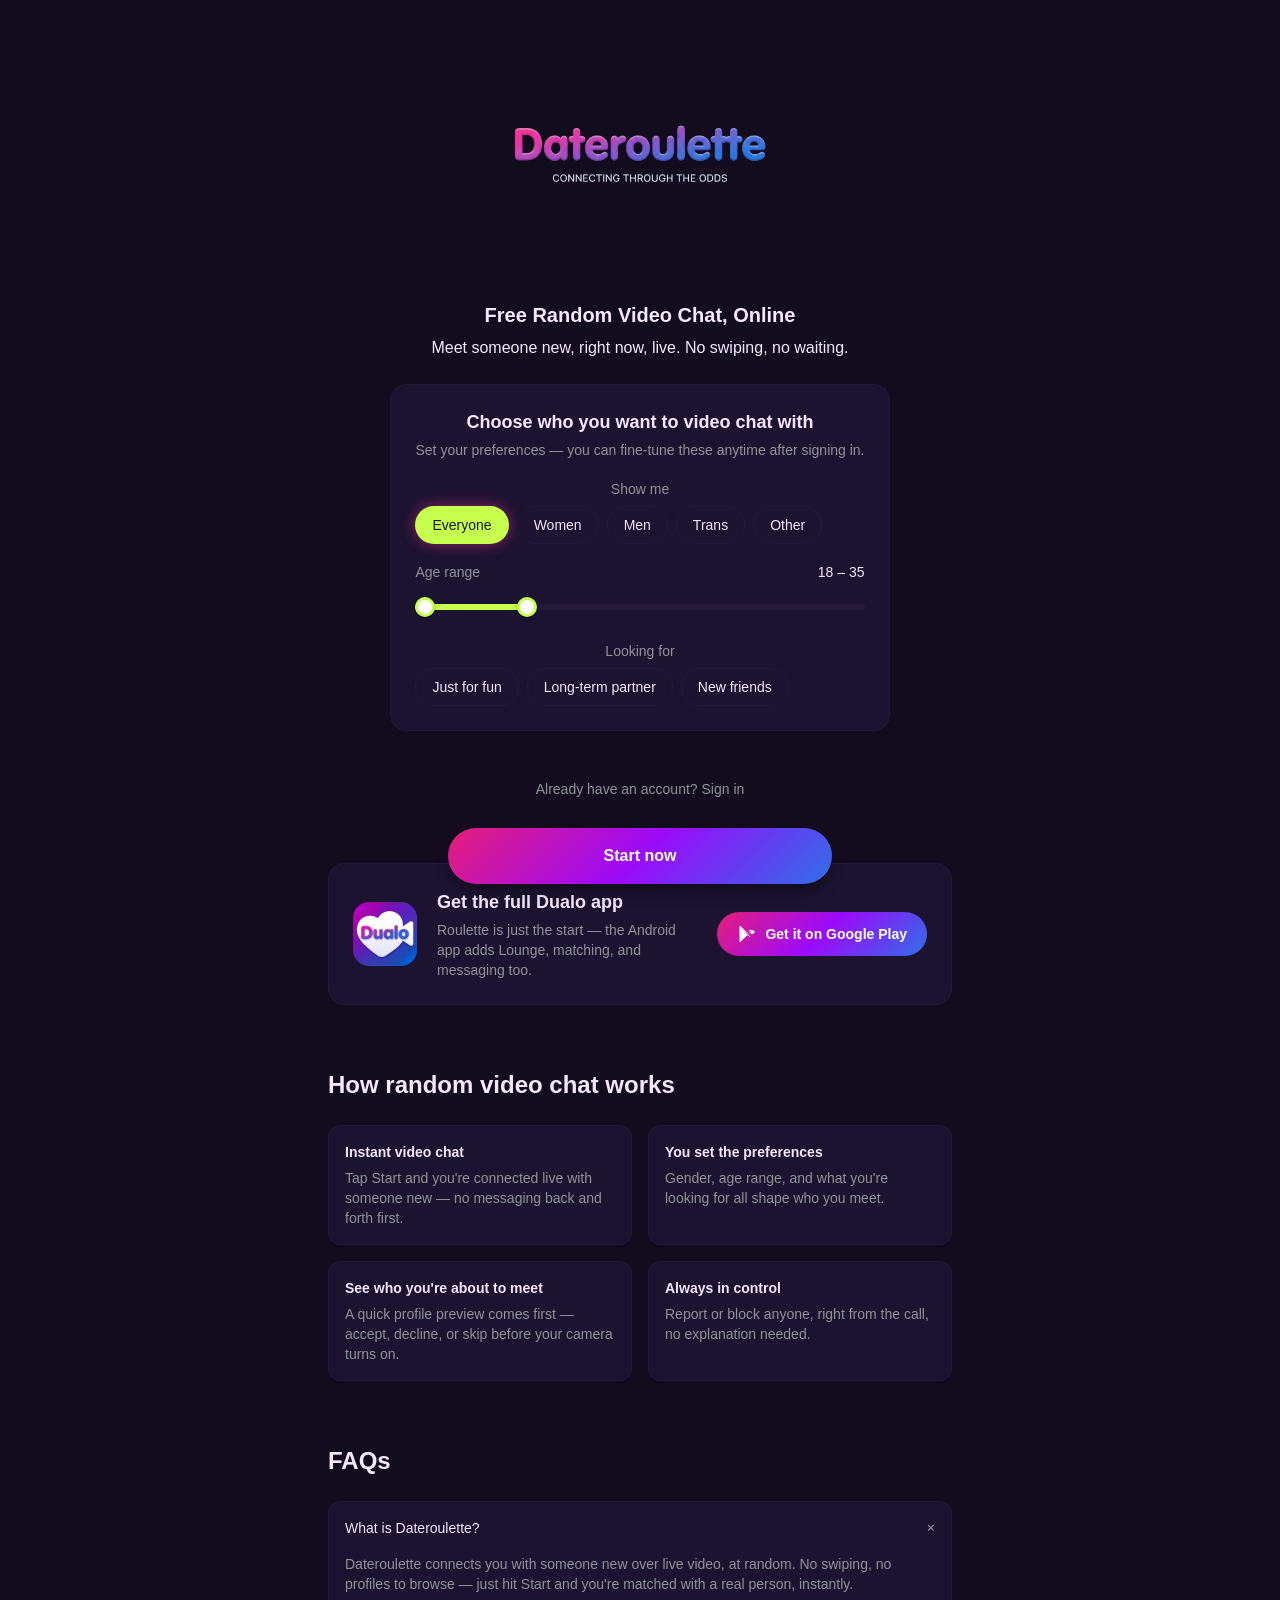
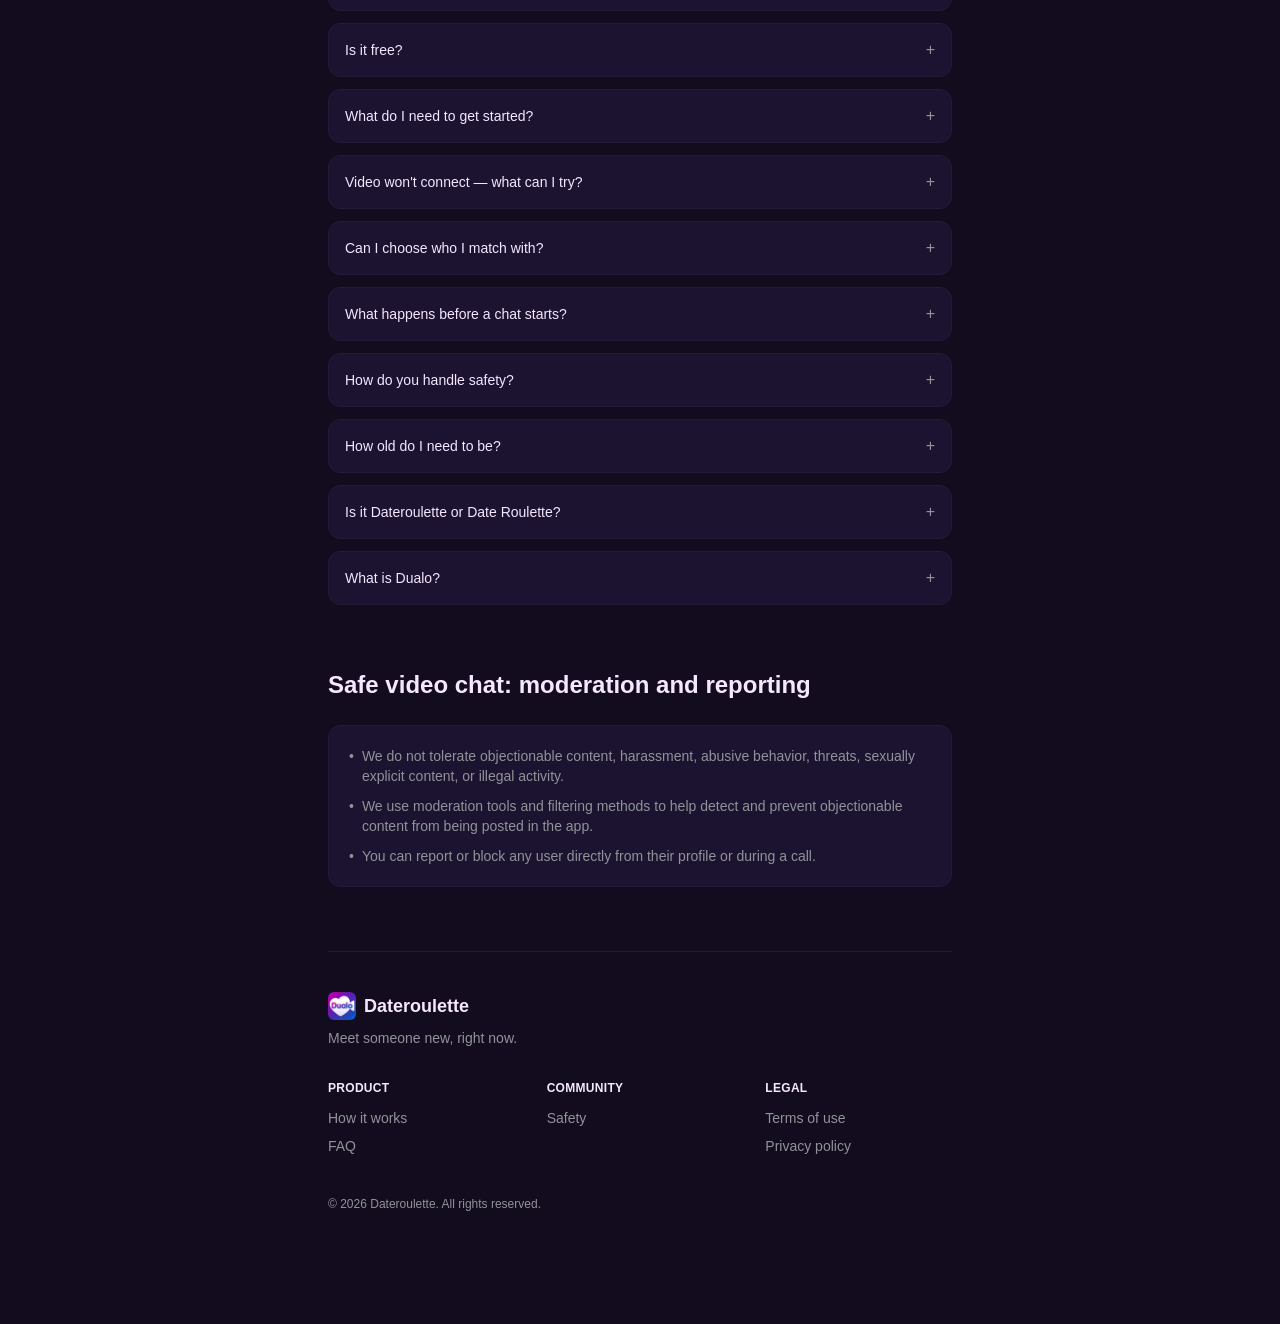
<file: index.html>
<!DOCTYPE html><html lang="en" class="geist_a71539c9-module__T19VSG__variable geist_mono_8d43a2aa-module__8Li5zG__variable h-dvh antialiased"><head><meta charSet="utf-8"/><meta name="viewport" content="width=device-width, initial-scale=1"/><link rel="preload" href="/_next/static/media/797e433ab948586e-s.p.0r6juujl39pe6.woff2" as="font" crossorigin="" type="font/woff2"/><link rel="preload" href="/_next/static/media/caa3a2e1cccd8315-s.p.0wgildi0cnwt9.woff2" as="font" crossorigin="" type="font/woff2"/><link rel="stylesheet" href="/_next/static/chunks/1tn8xwkzmupw3.css" data-precedence="next"/><link rel="preload" as="script" fetchPriority="low" href="/_next/static/chunks/3925mvv63rr2r.js"/><script src="/_next/static/chunks/11jq0c2_zavac.js" async=""></script><script src="/_next/static/chunks/1h9cw4ac8hx1t.js" async=""></script><script src="/_next/static/chunks/42raw4av2y2nd.js" async=""></script><script src="/_next/static/chunks/turbopack-1vf3akkf4yfir.js" async=""></script><script src="/_next/static/chunks/3-ge4e9h81rhi.js" async=""></script><script src="/_next/static/chunks/15i5efkhdo9o8.js" async=""></script><script src="/_next/static/chunks/3yqz51vcz5w47.js" async=""></script><script src="/_next/static/chunks/1aoj60v_lb7_x.js" async=""></script><script src="/_next/static/chunks/2iey804280zhi.js" async=""></script><script src="/_next/static/chunks/1akq7ju74s2nu.js" async=""></script><meta name="theme-color" content="#120C1E"/><title>Dateroulette - Free Random Video Chat Online</title><meta name="description" content="Dateroulette is free random video chat online — meet someone new right now, live on webcam. Talk to strangers, find a date, or just flirt. No swiping, no waiting, no sign-up fees — just hit Start."/><link rel="manifest" href="/manifest.webmanifest"/><meta name="keywords" content="chatroulette,dateroulette,dualo,date,roulette,dating,video chat,chat,online dating,love,random video chat,video dating,talk to strangers,meet new people,omegle alternative,stranger chat,webcam chat,live video chat,random chat,video call strangers,singles,meet singles,find a date,blind date,speed dating,flirt,free video chat,anonymous chat,instant match,meet people online,social discovery"/><meta name="robots" content="index, follow"/><link rel="canonical" href="https://dateroulette.online/login"/><meta property="og:title" content="Dateroulette - Free Random Video Chat Online"/><meta property="og:description" content="Free random video chat online. Talk to strangers, find a date, or just flirt live on webcam — instant match every time you hit Start."/><meta property="og:url" content="https://dateroulette.online"/><meta property="og:site_name" content="Dateroulette"/><meta property="og:image" content="https://dateroulette.online/dateroulette-wordmark.png"/><meta property="og:type" content="website"/><meta name="twitter:card" content="summary_large_image"/><meta name="twitter:title" content="Dateroulette - Free Random Video Chat Online"/><meta name="twitter:description" content="Free random video chat online. Talk to strangers, find a date, or just flirt live on webcam — instant match every time you hit Start."/><meta name="twitter:image" content="https://dateroulette.online/dateroulette-wordmark.png"/><link rel="icon" href="/favicon.ico?favicon.2k-uxbjzl2xl0.ico" sizes="48x48" type="image/x-icon"/><link rel="icon" href="/icon.png?icon.0ioc8jioj-ayt.png" sizes="512x512" type="image/png"/><link rel="apple-touch-icon" href="/apple-icon.png?apple-icon.0ioc8jioj-ayt.png" sizes="512x512" type="image/png"/><meta name="next-size-adjust" content=""/><script src="/_next/static/chunks/0cz1d0mv5g_q7.js" noModule=""></script></head><body class="min-h-dvh flex flex-col"><div hidden=""><!--$--><!--/$--></div><div class="flex flex-1 items-center justify-center bg-surface-bg2"><div class="h-8 w-8 animate-spin rounded-full border-2 border-surface2 border-t-white"></div></div><script src="/_next/static/chunks/3925mvv63rr2r.js" id="_R_" async=""></script><script>(self.__next_f=self.__next_f||[]).push([0])</script><script>self.__next_f.push([1,"1:\"$Sreact.fragment\"\n2:I[92653,[\"/_next/static/chunks/3-ge4e9h81rhi.js\",\"/_next/static/chunks/15i5efkhdo9o8.js\"],\"default\"]\n3:I[39756,[\"/_next/static/chunks/3-ge4e9h81rhi.js\",\"/_next/static/chunks/15i5efkhdo9o8.js\"],\"default\"]\n4:I[37457,[\"/_next/static/chunks/3-ge4e9h81rhi.js\",\"/_next/static/chunks/15i5efkhdo9o8.js\"],\"default\"]\n5:I[92825,[\"/_next/static/chunks/3-ge4e9h81rhi.js\",\"/_next/static/chunks/15i5efkhdo9o8.js\"],\"ClientSegmentRoot\"]\n6:I[28195,[\"/_next/static/chunks/3-ge4e9h81rhi.js\",\"/_next/static/chunks/15i5efkhdo9o8.js\",\"/_next/static/chunks/3yqz51vcz5w47.js\",\"/_next/static/chunks/1aoj60v_lb7_x.js\",\"/_next/static/chunks/2iey804280zhi.js\",\"/_next/static/chunks/1akq7ju74s2nu.js\"],\"default\"]\n8:I[47257,[\"/_next/static/chunks/3-ge4e9h81rhi.js\",\"/_next/static/chunks/15i5efkhdo9o8.js\"],\"ClientPageRoot\"]\n9:I[96819,[\"/_next/static/chunks/3-ge4e9h81rhi.js\",\"/_next/static/chunks/15i5efkhdo9o8.js\",\"/_next/static/chunks/3yqz51vcz5w47.js\",\"/_next/static/chunks/1aoj60v_lb7_x.js\",\"/_next/static/chunks/2iey804280zhi.js\",\"/_next/static/chunks/1akq7ju74s2nu.js\"],\"default\"]\nc:I[97367,[\"/_next/static/chunks/3-ge4e9h81rhi.js\",\"/_next/static/chunks/15i5efkhdo9o8.js\"],\"OutletBoundary\"]\nd:\"$Sreact.suspense\"\nf:I[97367,[\"/_next/static/chunks/3-ge4e9h81rhi.js\",\"/_next/static/chunks/15i5efkhdo9o8.js\"],\"ViewportBoundary\"]\n11:I[97367,[\"/_next/static/chunks/3-ge4e9h81rhi.js\",\"/_next/static/chunks/15i5efkhdo9o8.js\"],\"MetadataBoundary\"]\n13:I[68027,[\"/_next/static/chunks/3-ge4e9h81rhi.js\",\"/_next/static/chunks/15i5efkhdo9o8.js\"],\"default\",1]\n:HL[\"/_next/static/chunks/1tn8xwkzmupw3.css\",\"style\"]\n:HL[\"/_next/static/media/797e433ab948586e-s.p.0r6juujl39pe6.woff2\",\"font\",{\"crossOrigin\":\"\",\"type\":\"font/woff2\"}]\n:HL[\"/_next/static/media/caa3a2e1cccd8315-s.p.0wgildi0cnwt9.woff2\",\"font\",{\"crossOrigin\":\"\",\"type\":\"font/woff2\"}]\n0:{\"P\":null,\"c\":[\"\",\"\"],\"q\":\"\",\"i\":false,\"f\":[[[\"\",{\"children\":[\"(app)\",{\"children\":[\"__PAGE__\",{},\"$undefined\",\"$undefined\",4608]},\"$undefined\",\"$undefined\",4608]},\"$undefined\",\"$undefined\",4624],[[\"$\",\"$1\",\"c\",{\"children\":[[[\"$\",\"link\",\"0\",{\"rel\":\"stylesheet\",\"href\":\"/_next/static/chunks/1tn8xwkzmupw3.css\",\"precedence\":\"next\",\"crossOrigin\":\"$undefined\",\"nonce\":\"$undefined\"}],[\"$\",\"script\",\"script-0\",{\"src\":\"/_next/static/chunks/3-ge4e9h81rhi.js\",\"async\":true,\"nonce\":\"$undefined\"}],[\"$\",\"script\",\"script-1\",{\"src\":\"/_next/static/chunks/15i5efkhdo9o8.js\",\"async\":true,\"nonce\":\"$undefined\"}]],[\"$\",\"html\",null,{\"lang\":\"en\",\"className\":\"geist_a71539c9-module__T19VSG__variable geist_mono_8d43a2aa-module__8Li5zG__variable h-dvh antialiased\",\"children\":[\"$\",\"body\",null,{\"className\":\"min-h-dvh flex flex-col\",\"children\":[\"$\",\"$L2\",null,{\"children\":[\"$\",\"$L3\",null,{\"parallelRouterKey\":\"children\",\"error\":\"$undefined\",\"errorStyles\":\"$undefined\",\"errorScripts\":\"$undefined\",\"template\":[\"$\",\"$L4\",null,{}],\"templateStyles\":\"$undefined\",\"templateScripts\":\"$undefined\",\"notFound\":[[[\"$\",\"title\",null,{\"children\":\"404: This page could not be found.\"}],[\"$\",\"div\",null,{\"style\":{\"fontFamily\":\"system-ui,\\\"Segoe UI\\\",Roboto,Helvetica,Arial,sans-serif,\\\"Apple Color Emoji\\\",\\\"Segoe UI Emoji\\\"\",\"height\":\"100vh\",\"textAlign\":\"center\",\"display\":\"flex\",\"flexDirection\":\"column\",\"alignItems\":\"center\",\"justifyContent\":\"center\"},\"children\":[\"$\",\"div\",null,{\"children\":[[\"$\",\"style\",null,{\"dangerouslySetInnerHTML\":{\"__html\":\"body{color:#000;background:#fff;margin:0}.next-error-h1{border-right:1px solid rgba(0,0,0,.3)}@media (prefers-color-scheme:dark){body{color:#fff;background:#000}.next-error-h1{border-right:1px solid rgba(255,255,255,.3)}}\"}}],[\"$\",\"h1\",null,{\"className\":\"next-error-h1\",\"style\":{\"display\":\"inline-block\",\"margin\":\"0 20px 0 0\",\"padding\":\"0 23px 0 0\",\"fontSize\":24,\"fontWeight\":500,\"verticalAlign\":\"top\",\"lineHeight\":\"49px\"},\"children\":404}],[\"$\",\"div\",null,{\"style\":{\"display\":\"inline-block\"},\"children\":[\"$\",\"h2\",null,{\"style\":{\"fontSize\":14,\"fontWeight\":400,\"lineHeight\":\"49px\",\"margin\":0},\"children\":\"This page could not be found.\"}]}]]}]}]],[]],\"forbidden\":\"$undefined\",\"unauthorized\":\"$undefined\"}]}]}]}]]}],{\"children\":[[\"$\",\"$1\",\"c\",{\"children\":[[[\"$\",\"script\",\"script-0\",{\"src\":\"/_next/static/chunks/3yqz51vcz5w47.js\",\"async\":true,\"nonce\":\"$undefined\"}],[\"$\",\"script\",\"script-1\",{\"src\":\"/_next/static/chunks/1aoj60v_lb7_x.js\",\"async\":true,\"nonce\":\"$undefined\"}],[\"$\",\"script\",\"script-2\",{\"src\":\"/_next/static/chunks/2iey804280zhi.js\",\"async\":true,\"nonce\":\"$undefined\"}],[\"$\",\"script\",\"script-3\",{\"src\":\"/_next/static/chunks/1akq7ju74s2nu.js\",\"async\":true,\"nonce\":\"$undefined\"}]],[\"$\",\"$L5\",null,{\"Component\":\"$6\",\"slots\":{\"children\":[\"$\",\"$L3\",null,{\"parallelRouterKey\":\"children\",\"error\":\"$undefined\",\"errorStyles\":\"$undefined\",\"errorScripts\":\"$undefined\",\"template\":[\"$\",\"$L4\",null,{}],\"templateStyles\":\"$undefined\",\"templateScripts\":\"$undefined\",\"notFound\":[[[\"$\",\"title\",null,{\"children\":\"404: This page could not be found.\"}],[\"$\",\"div\",null,{\"style\":\"$0:f:0:1:0:props:children:1:props:children:props:children:props:children:props:notFound:0:1:props:style\",\"children\":[\"$\",\"div\",null,{\"children\":[[\"$\",\"style\",null,{\"dangerouslySetInnerHTML\":{\"__html\":\"body{color:#000;background:#fff;margin:0}.next-error-h1{border-right:1px solid rgba(0,0,0,.3)}@media (prefers-color-scheme:dark){body{color:#fff;background:#000}.next-error-h1{border-right:1px solid rgba(255,255,255,.3)}}\"}}],[\"$\",\"h1\",null,{\"className\":\"next-error-h1\",\"style\":\"$0:f:0:1:0:props:children:1:props:children:props:children:props:children:props:notFound:0:1:props:children:props:children:1:props:style\",\"children\":404}],[\"$\",\"div\",null,{\"style\":\"$0:f:0:1:0:props:children:1:props:children:props:children:props:children:props:notFound:0:1:props:children:props:children:2:props:style\",\"children\":[\"$\",\"h2\",null,{\"style\":\"$0:f:0:1:0:props:children:1:props:children:props:children:props:children:props:notFound:0:1:props:children:props:children:2:props:children:props:style\",\"children\":\"This page could not be found.\"}]}]]}]}]],[]],\"forbidden\":\"$undefined\",\"unauthorized\":\"$undefined\"}]},\"serverProvidedParams\":{\"params\":{},\"promises\":[\"$@7\"]}}]]}],{\"children\":[[\"$\",\"$1\",\"c\",{\"children\":[[\"$\",\"$L8\",null,{\"Component\":\"$9\",\"serverProvidedParams\":{\"searchParams\":{},\"params\":\"$0:f:0:1:1:children:0:props:children:1:props:serverProvidedParams:params\",\"promises\":[\"$@a\",\"$@b\"]}}],null,[\"$\",\"$Lc\",null,{\"children\":[\"$\",\"$d\",null,{\"name\":\"Next.MetadataOutlet\",\"children\":\"$@e\"}]}]]}],{},null,false,null]},null,false,null]},null,false,null],[\"$\",\"$1\",\"h\",{\"children\":[null,[\"$\",\"$Lf\",null,{\"children\":\"$L10\"}],[\"$\",\"div\",null,{\"hidden\":true,\"children\":[\"$\",\"$L11\",null,{\"children\":[\"$\",\"$d\",null,{\"name\":\"Next.Metadata\",\"children\":\"$L12\"}]}]}],[\"$\",\"meta\",null,{\"name\":\"next-size-adjust\",\"content\":\"\"}]]}],false]],\"m\":\"$undefined\",\"G\":[\"$13\",[[\"$\",\"link\",\"0\",{\"rel\":\"stylesheet\",\"href\":\"/_next/static/chunks/1tn8xwkzmupw3.css\",\"precedence\":\"next\",\"crossOrigin\":\"$undefined\",\"nonce\":\"$undefined\"}]]],\"S\":true,\"h\":null,\"r\":\"$undefined\",\"s\":\"$undefined\",\"a\":\"$undefined\",\"l\":\"$undefined\",\"p\":\"$undefined\",\"d\":\"$undefined\",\"b\":\"-fuAw7LvfFXIalBMSftIc\"}\n7:\"$0:f:0:1:1:children:0:props:children:1:props:serverProvidedParams:params\"\na:{}\nb:\"$0:f:0:1:1:children:0:props:children:1:props:serverProvidedParams:params\"\n10:[[\"$\",\"meta\",\"0\",{\"charSet\":\"utf-8\"}],[\"$\",\"meta\",\"1\",{\"name\":\"viewport\",\"content\":\"width=device-width, initial-scale=1\"}],[\"$\",\"meta\",\"2\",{\"name\":\"theme-color\",\"content\":\"#120C1E\"}]]\n14:I[27201,[\"/_next/static/chunks/3-ge4e9h81rhi.js\",\"/_next/static/chunks/15i5efkhdo9o8.js\"],\"IconMark\"]\ne:null\n12:[[\"$\",\"title\",\"0\",{\"children\":\"Dateroulette - Free Random Video Chat Online\"}],[\"$\",\"meta\",\"1\",{\"name\":\"description\",\"content\":\"Dateroulette is free random video chat online — meet someone new right now, live on webcam. Talk to strangers, find a date, or just flirt. No swiping, no waiting, no sign-up fees — just hit Start.\"}],[\"$\",\"link\",\"2\",{\"rel\":\"manifest\",\"href\":\"/manifest.webmanifest\",\"crossOrigin\":\"$undefined\"}],[\"$\",\"meta\",\"3\",{\"name\":\"keywords\",\"content\":\"chatroulette,dateroulette,dualo,date,roulette,dating,video chat,chat,online dating,love,random video chat,video dating,talk to strangers,meet new people,omegle alternative,stranger chat,webcam chat,live video chat,random chat,video call strangers,singles,meet singles,find a date,blind date,speed dating,flirt,free video chat,anonymous chat,instant match,meet people online,social discovery\"}],[\"$\",\"meta\",\"4\",{\"name\":\"robots\",\"content\":\"index, follow\"}],[\"$\",\"link\",\"5\",{\"rel\":\"canonical\",\"href\":\"https://dateroulette.online/login\"}],[\"$\",\"meta\",\"6\",{\"property\":\"og:title\",\"content\":\"Dateroulette - Free Random Video Chat Online\"}],[\"$\",\"meta\",\"7\",{\"property\":\"og:description\",\"content\":\"Free random video chat online. Talk to strangers, find a date, or just flirt live on webcam — instant match every time you hit Start.\"}],[\"$\",\"meta\",\"8\",{\"property\":\"og:url\",\"content\":\"https://dateroulette.online\"}],[\"$\",\"meta\",\"9\",{\"property\":\"og:site_name\",\"content\":\"Dateroulette\"}],[\"$\",\"meta\",\"10\",{\"property\":\"og:image\",\"content\":\"https://dateroulette.online/dateroulette-wordmark.png\"}],[\"$\",\"meta\",\"11\",{\"property\":\"og:type\",\"content\":\"website\"}],[\"$\",\"meta\",\"12\",{\"name\":\"twitter:card\",\"content\":\"summary_large_image\"}],[\"$\",\"meta\",\"13\",{\"name\":\"twitter:title\",\"content\":\"Dateroulette - Free Random Video Chat Online\"}],[\"$\",\"meta\",\"14\",{\"name\":\"twitter:description\",\"content\":\"Free random video chat online. Talk to strangers, find a date, or just flirt live on webcam — instant match every time you hit Start.\"}],[\"$\",\"meta\",\"15\",{\"name\":\"twitter:image\",\"content\":\"https://dateroulette.online/dateroulette-wordmark.png\"}],[\"$\",\"link\",\"16\",{\"rel\":\"icon\",\"href\":\"/favicon.ico?favicon.2k-uxbjzl2xl0.ico\",\"sizes\":\"48x48\",\"type\":\"image/x-icon\"}],[\"$\",\"link\",\"17\",{\"rel\":\"icon\",\"href\":\"/icon.png?icon.0ioc8jioj-ayt.png\",\"sizes\":\"512x512\",\"type\":\"image/png\"}],[\"$\",\"link\",\"18\",{\"rel\":\"apple-touch-icon\",\"href\":\"/apple-icon.png?apple-icon.0ioc8jioj-ayt.png\",\"sizes\":\"512x512\",\"type\":\"image/png\"}],[\"$\",\"$L14\",\"19\",{}]]\n"])</script></body></html>
</file>
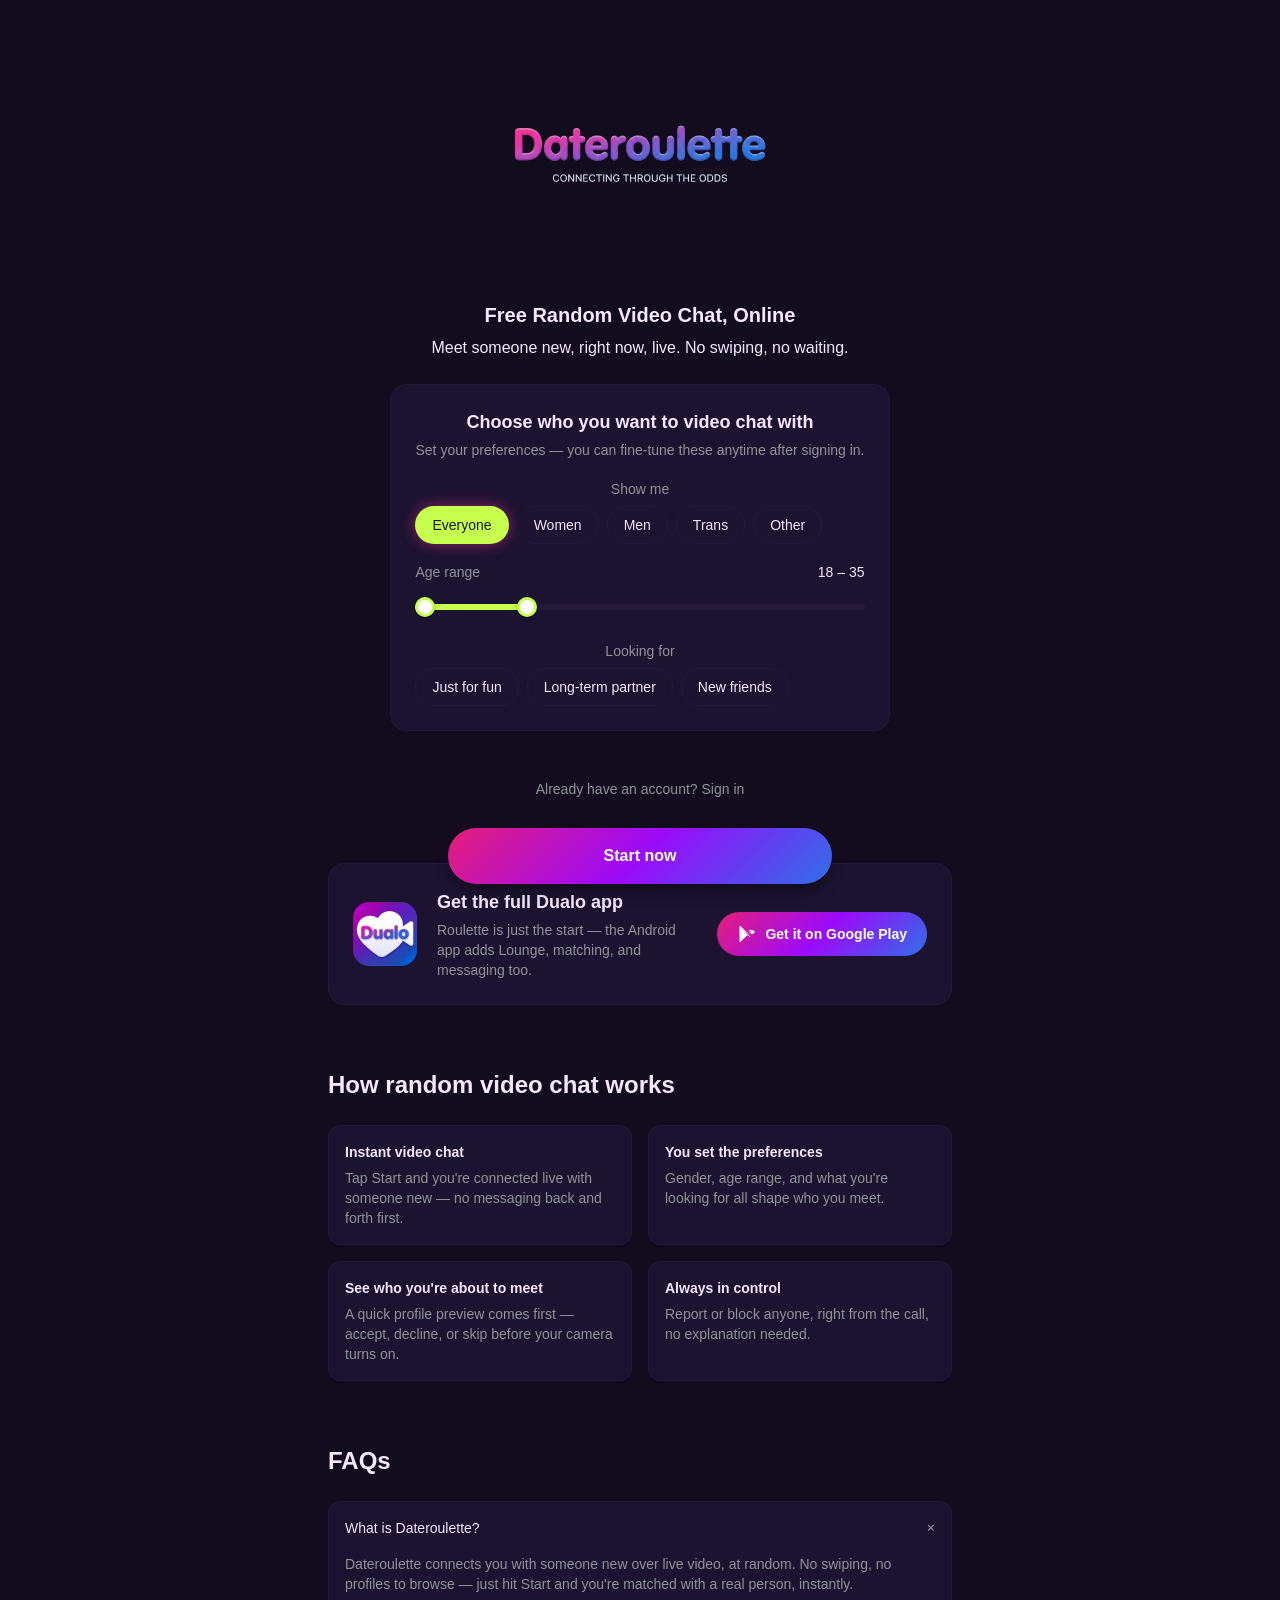
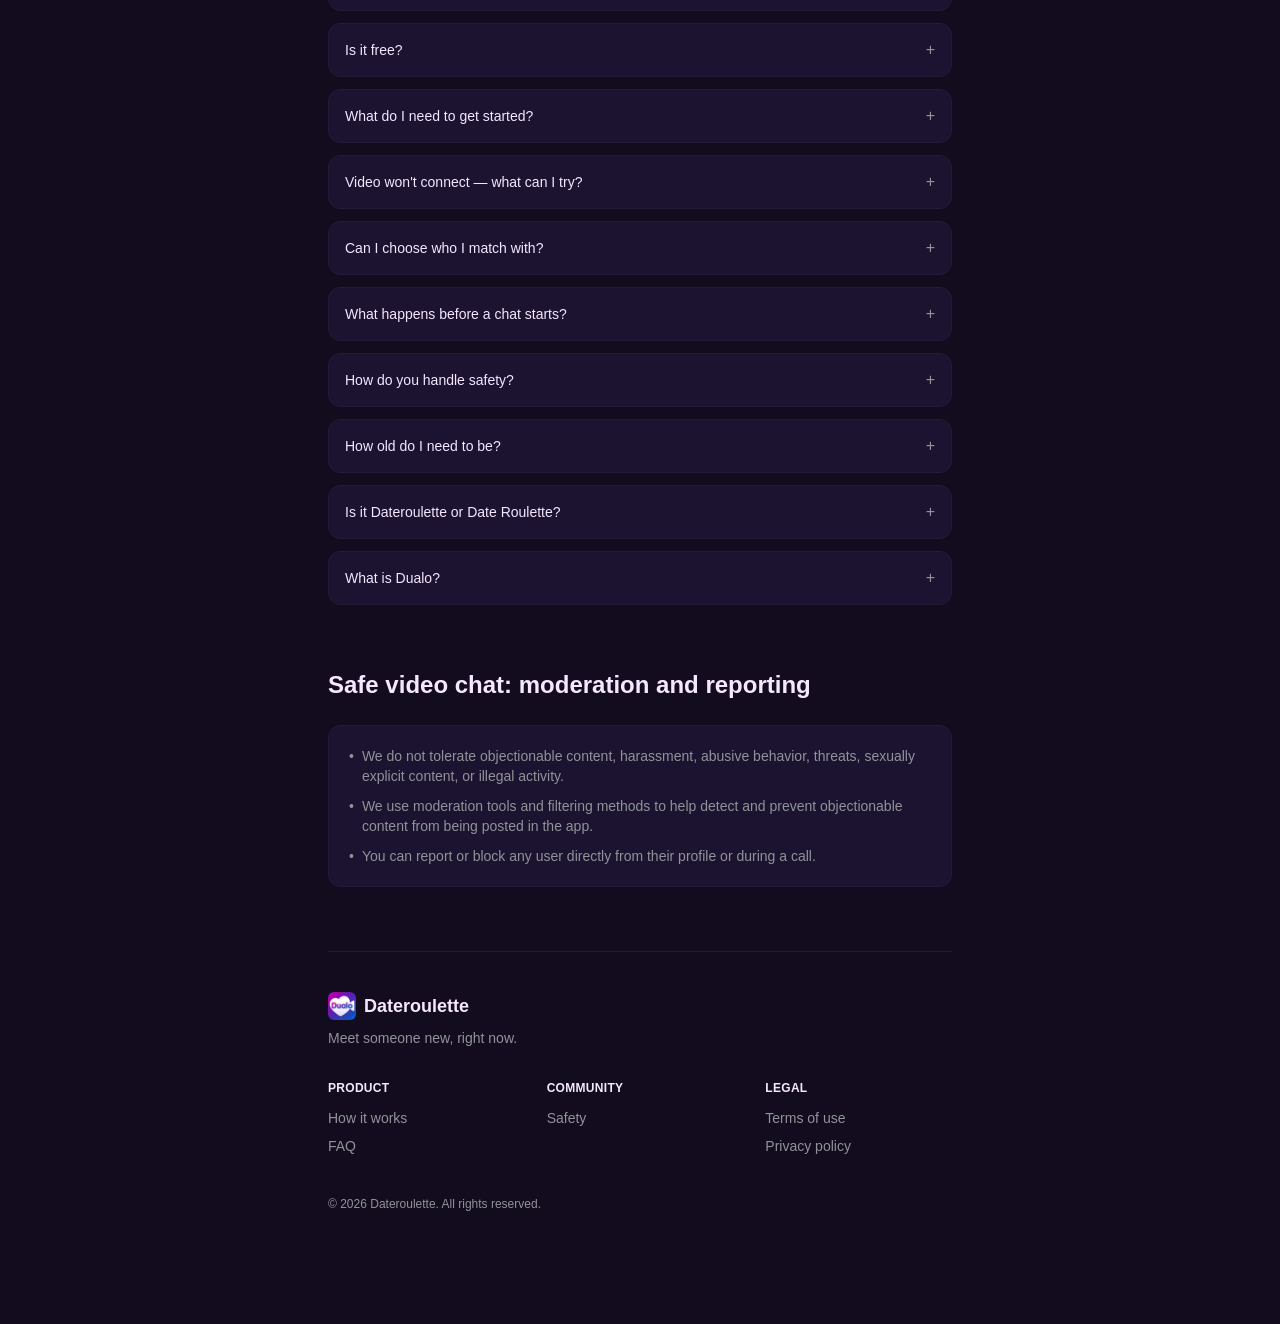
<file: chats.html>
<!DOCTYPE html><html lang="en" class="geist_a71539c9-module__T19VSG__variable geist_mono_8d43a2aa-module__8Li5zG__variable h-dvh antialiased"><head><meta charSet="utf-8"/><meta name="viewport" content="width=device-width, initial-scale=1"/><link rel="preload" href="/_next/static/media/797e433ab948586e-s.p.0r6juujl39pe6.woff2" as="font" crossorigin="" type="font/woff2"/><link rel="preload" href="/_next/static/media/caa3a2e1cccd8315-s.p.0wgildi0cnwt9.woff2" as="font" crossorigin="" type="font/woff2"/><link rel="stylesheet" href="/_next/static/chunks/1tn8xwkzmupw3.css" data-precedence="next"/><link rel="preload" as="script" fetchPriority="low" href="/_next/static/chunks/3925mvv63rr2r.js"/><script src="/_next/static/chunks/11jq0c2_zavac.js" async=""></script><script src="/_next/static/chunks/1h9cw4ac8hx1t.js" async=""></script><script src="/_next/static/chunks/42raw4av2y2nd.js" async=""></script><script src="/_next/static/chunks/turbopack-1vf3akkf4yfir.js" async=""></script><script src="/_next/static/chunks/3-ge4e9h81rhi.js" async=""></script><script src="/_next/static/chunks/15i5efkhdo9o8.js" async=""></script><script src="/_next/static/chunks/3yqz51vcz5w47.js" async=""></script><script src="/_next/static/chunks/1aoj60v_lb7_x.js" async=""></script><script src="/_next/static/chunks/2iey804280zhi.js" async=""></script><script src="/_next/static/chunks/1akq7ju74s2nu.js" async=""></script><meta name="theme-color" content="#120C1E"/><title>Dateroulette - Free Random Video Chat Online</title><meta name="description" content="Dateroulette is free random video chat online — meet someone new right now, live on webcam. Talk to strangers, find a date, or just flirt. No swiping, no waiting, no sign-up fees — just hit Start."/><link rel="manifest" href="/manifest.webmanifest"/><meta name="keywords" content="chatroulette,dateroulette,dualo,date,roulette,dating,video chat,chat,online dating,love,random video chat,video dating,talk to strangers,meet new people,omegle alternative,stranger chat,webcam chat,live video chat,random chat,video call strangers,singles,meet singles,find a date,blind date,speed dating,flirt,free video chat,anonymous chat,instant match,meet people online,social discovery"/><meta name="robots" content="index, follow"/><link rel="canonical" href="https://dateroulette.online/login"/><meta property="og:title" content="Dateroulette - Free Random Video Chat Online"/><meta property="og:description" content="Free random video chat online. Talk to strangers, find a date, or just flirt live on webcam — instant match every time you hit Start."/><meta property="og:url" content="https://dateroulette.online"/><meta property="og:site_name" content="Dateroulette"/><meta property="og:image" content="https://dateroulette.online/dateroulette-wordmark.png"/><meta property="og:type" content="website"/><meta name="twitter:card" content="summary_large_image"/><meta name="twitter:title" content="Dateroulette - Free Random Video Chat Online"/><meta name="twitter:description" content="Free random video chat online. Talk to strangers, find a date, or just flirt live on webcam — instant match every time you hit Start."/><meta name="twitter:image" content="https://dateroulette.online/dateroulette-wordmark.png"/><link rel="icon" href="/favicon.ico?favicon.2k-uxbjzl2xl0.ico" sizes="48x48" type="image/x-icon"/><link rel="icon" href="/icon.png?icon.0ioc8jioj-ayt.png" sizes="512x512" type="image/png"/><link rel="apple-touch-icon" href="/apple-icon.png?apple-icon.0ioc8jioj-ayt.png" sizes="512x512" type="image/png"/><meta name="next-size-adjust" content=""/><script src="/_next/static/chunks/0cz1d0mv5g_q7.js" noModule=""></script></head><body class="min-h-dvh flex flex-col"><div hidden=""><!--$--><!--/$--></div><div class="flex flex-1 items-center justify-center bg-surface-bg2"><div class="h-8 w-8 animate-spin rounded-full border-2 border-surface2 border-t-white"></div></div><script src="/_next/static/chunks/3925mvv63rr2r.js" id="_R_" async=""></script><script>(self.__next_f=self.__next_f||[]).push([0])</script><script>self.__next_f.push([1,"1:\"$Sreact.fragment\"\n2:I[92653,[\"/_next/static/chunks/3-ge4e9h81rhi.js\",\"/_next/static/chunks/15i5efkhdo9o8.js\"],\"default\"]\n3:I[39756,[\"/_next/static/chunks/3-ge4e9h81rhi.js\",\"/_next/static/chunks/15i5efkhdo9o8.js\"],\"default\"]\n4:I[37457,[\"/_next/static/chunks/3-ge4e9h81rhi.js\",\"/_next/static/chunks/15i5efkhdo9o8.js\"],\"default\"]\n5:I[92825,[\"/_next/static/chunks/3-ge4e9h81rhi.js\",\"/_next/static/chunks/15i5efkhdo9o8.js\"],\"ClientSegmentRoot\"]\n6:I[28195,[\"/_next/static/chunks/3-ge4e9h81rhi.js\",\"/_next/static/chunks/15i5efkhdo9o8.js\",\"/_next/static/chunks/3yqz51vcz5w47.js\",\"/_next/static/chunks/1aoj60v_lb7_x.js\",\"/_next/static/chunks/2iey804280zhi.js\",\"/_next/static/chunks/1akq7ju74s2nu.js\"],\"default\"]\n8:I[47257,[\"/_next/static/chunks/3-ge4e9h81rhi.js\",\"/_next/static/chunks/15i5efkhdo9o8.js\"],\"ClientPageRoot\"]\n9:I[45954,[\"/_next/static/chunks/3-ge4e9h81rhi.js\",\"/_next/static/chunks/15i5efkhdo9o8.js\",\"/_next/static/chunks/3yqz51vcz5w47.js\",\"/_next/static/chunks/1aoj60v_lb7_x.js\",\"/_next/static/chunks/2iey804280zhi.js\",\"/_next/static/chunks/1akq7ju74s2nu.js\"],\"default\"]\nc:I[97367,[\"/_next/static/chunks/3-ge4e9h81rhi.js\",\"/_next/static/chunks/15i5efkhdo9o8.js\"],\"OutletBoundary\"]\nd:\"$Sreact.suspense\"\n10:I[97367,[\"/_next/static/chunks/3-ge4e9h81rhi.js\",\"/_next/static/chunks/15i5efkhdo9o8.js\"],\"ViewportBoundary\"]\n12:I[97367,[\"/_next/static/chunks/3-ge4e9h81rhi.js\",\"/_next/static/chunks/15i5efkhdo9o8.js\"],\"MetadataBoundary\"]\n14:I[68027,[\"/_next/static/chunks/3-ge4e9h81rhi.js\",\"/_next/static/chunks/15i5efkhdo9o8.js\"],\"default\",1]\n:HL[\"/_next/static/chunks/1tn8xwkzmupw3.css\",\"style\"]\n:HL[\"/_next/static/media/797e433ab948586e-s.p.0r6juujl39pe6.woff2\",\"font\",{\"crossOrigin\":\"\",\"type\":\"font/woff2\"}]\n:HL[\"/_next/static/media/caa3a2e1cccd8315-s.p.0wgildi0cnwt9.woff2\",\"font\",{\"crossOrigin\":\"\",\"type\":\"font/woff2\"}]\nf:X\n0:{\"P\":null,\"c\":[\"\",\"chats\"],\"q\":\"\",\"i\":false,\"f\":[[[\"\",{\"children\":[\"(app)\",{\"children\":[\"chats\",{\"children\":[\"__PAGE__\",{},\"$undefined\",\"$undefined\",4608]},\"$undefined\",\"$undefined\",4608]},\"$undefined\",\"$undefined\",4608]},\"$undefined\",\"$undefined\",4624],[[\"$\",\"$1\",\"c\",{\"children\":[[[\"$\",\"link\",\"0\",{\"rel\":\"stylesheet\",\"href\":\"/_next/static/chunks/1tn8xwkzmupw3.css\",\"precedence\":\"next\",\"crossOrigin\":\"$undefined\",\"nonce\":\"$undefined\"}],[\"$\",\"script\",\"script-0\",{\"src\":\"/_next/static/chunks/3-ge4e9h81rhi.js\",\"async\":true,\"nonce\":\"$undefined\"}],[\"$\",\"script\",\"script-1\",{\"src\":\"/_next/static/chunks/15i5efkhdo9o8.js\",\"async\":true,\"nonce\":\"$undefined\"}]],[\"$\",\"html\",null,{\"lang\":\"en\",\"className\":\"geist_a71539c9-module__T19VSG__variable geist_mono_8d43a2aa-module__8Li5zG__variable h-dvh antialiased\",\"children\":[\"$\",\"body\",null,{\"className\":\"min-h-dvh flex flex-col\",\"children\":[\"$\",\"$L2\",null,{\"children\":[\"$\",\"$L3\",null,{\"parallelRouterKey\":\"children\",\"error\":\"$undefined\",\"errorStyles\":\"$undefined\",\"errorScripts\":\"$undefined\",\"template\":[\"$\",\"$L4\",null,{}],\"templateStyles\":\"$undefined\",\"templateScripts\":\"$undefined\",\"notFound\":[[[\"$\",\"title\",null,{\"children\":\"404: This page could not be found.\"}],[\"$\",\"div\",null,{\"style\":{\"fontFamily\":\"system-ui,\\\"Segoe UI\\\",Roboto,Helvetica,Arial,sans-serif,\\\"Apple Color Emoji\\\",\\\"Segoe UI Emoji\\\"\",\"height\":\"100vh\",\"textAlign\":\"center\",\"display\":\"flex\",\"flexDirection\":\"column\",\"alignItems\":\"center\",\"justifyContent\":\"center\"},\"children\":[\"$\",\"div\",null,{\"children\":[[\"$\",\"style\",null,{\"dangerouslySetInnerHTML\":{\"__html\":\"body{color:#000;background:#fff;margin:0}.next-error-h1{border-right:1px solid rgba(0,0,0,.3)}@media (prefers-color-scheme:dark){body{color:#fff;background:#000}.next-error-h1{border-right:1px solid rgba(255,255,255,.3)}}\"}}],[\"$\",\"h1\",null,{\"className\":\"next-error-h1\",\"style\":{\"display\":\"inline-block\",\"margin\":\"0 20px 0 0\",\"padding\":\"0 23px 0 0\",\"fontSize\":24,\"fontWeight\":500,\"verticalAlign\":\"top\",\"lineHeight\":\"49px\"},\"children\":404}],[\"$\",\"div\",null,{\"style\":{\"display\":\"inline-block\"},\"children\":[\"$\",\"h2\",null,{\"style\":{\"fontSize\":14,\"fontWeight\":400,\"lineHeight\":\"49px\",\"margin\":0},\"children\":\"This page could not be found.\"}]}]]}]}]],[]],\"forbidden\":\"$undefined\",\"unauthorized\":\"$undefined\"}]}]}]}]]}],{\"children\":[[\"$\",\"$1\",\"c\",{\"children\":[[[\"$\",\"script\",\"script-0\",{\"src\":\"/_next/static/chunks/3yqz51vcz5w47.js\",\"async\":true,\"nonce\":\"$undefined\"}],[\"$\",\"script\",\"script-1\",{\"src\":\"/_next/static/chunks/1aoj60v_lb7_x.js\",\"async\":true,\"nonce\":\"$undefined\"}],[\"$\",\"script\",\"script-2\",{\"src\":\"/_next/static/chunks/2iey804280zhi.js\",\"async\":true,\"nonce\":\"$undefined\"}],[\"$\",\"script\",\"script-3\",{\"src\":\"/_next/static/chunks/1akq7ju74s2nu.js\",\"async\":true,\"nonce\":\"$undefined\"}]],[\"$\",\"$L5\",null,{\"Component\":\"$6\",\"slots\":{\"children\":[\"$\",\"$L3\",null,{\"parallelRouterKey\":\"children\",\"error\":\"$undefined\",\"errorStyles\":\"$undefined\",\"errorScripts\":\"$undefined\",\"template\":[\"$\",\"$L4\",null,{}],\"templateStyles\":\"$undefined\",\"templateScripts\":\"$undefined\",\"notFound\":[[[\"$\",\"title\",null,{\"children\":\"404: This page could not be found.\"}],[\"$\",\"div\",null,{\"style\":\"$0:f:0:1:0:props:children:1:props:children:props:children:props:children:props:notFound:0:1:props:style\",\"children\":[\"$\",\"div\",null,{\"children\":[[\"$\",\"style\",null,{\"dangerouslySetInnerHTML\":{\"__html\":\"body{color:#000;background:#fff;margin:0}.next-error-h1{border-right:1px solid rgba(0,0,0,.3)}@media (prefers-color-scheme:dark){body{color:#fff;background:#000}.next-error-h1{border-right:1px solid rgba(255,255,255,.3)}}\"}}],[\"$\",\"h1\",null,{\"className\":\"next-error-h1\",\"style\":\"$0:f:0:1:0:props:children:1:props:children:props:children:props:children:props:notFound:0:1:props:children:props:children:1:props:style\",\"children\":404}],[\"$\",\"div\",null,{\"style\":\"$0:f:0:1:0:props:children:1:props:children:props:children:props:children:props:notFound:0:1:props:children:props:children:2:props:style\",\"children\":[\"$\",\"h2\",null,{\"style\":\"$0:f:0:1:0:props:children:1:props:children:props:children:props:children:props:notFound:0:1:props:children:props:children:2:props:children:props:style\",\"children\":\"This page could not be found.\"}]}]]}]}]],[]],\"forbidden\":\"$undefined\",\"unauthorized\":\"$undefined\"}]},\"serverProvidedParams\":{\"params\":{},\"promises\":[\"$@7\"]}}]]}],{\"children\":[[\"$\",\"$1\",\"c\",{\"children\":[null,[\"$\",\"$L3\",null,{\"parallelRouterKey\":\"children\",\"error\":\"$undefined\",\"errorStyles\":\"$undefined\",\"errorScripts\":\"$undefined\",\"template\":[\"$\",\"$L4\",null,{}],\"templateStyles\":\"$undefined\",\"templateScripts\":\"$undefined\",\"notFound\":\"$undefined\",\"forbidden\":\"$undefined\",\"unauthorized\":\"$undefined\"}]]}],{\"children\":[[\"$\",\"$1\",\"c\",{\"children\":[[\"$\",\"$L8\",null,{\"Component\":\"$9\",\"serverProvidedParams\":{\"searchParams\":{},\"params\":\"$0:f:0:1:1:children:0:props:children:1:props:serverProvidedParams:params\",\"promises\":[\"$@a\",\"$@b\"]}}],null,[\"$\",\"$Lc\",null,{\"children\":[\"$\",\"$d\",null,{\"name\":\"Next.MetadataOutlet\",\"children\":\"$@e\"}]}]]}],{},null,false,null]},null,false,\"$f\"]},null,false,null]},null,false,null],[\"$\",\"$1\",\"h\",{\"children\":[null,[\"$\",\"$L10\",null,{\"children\":\"$L11\"}],[\"$\",\"div\",null,{\"hidden\":true,\"children\":[\"$\",\"$L12\",null,{\"children\":[\"$\",\"$d\",null,{\"name\":\"Next.Metadata\",\"children\":\"$L13\"}]}]}],[\"$\",\"meta\",null,{\"name\":\"next-size-adjust\",\"content\":\"\"}]]}],false]],\"m\":\"$undefined\",\"G\":[\"$14\",[[\"$\",\"link\",\"0\",{\"rel\":\"stylesheet\",\"href\":\"/_next/static/chunks/1tn8xwkzmupw3.css\",\"precedence\":\"next\",\"crossOrigin\":\"$undefined\",\"nonce\":\"$undefined\"}]]],\"S\":true,\"h\":null,\"r\":\"$undefined\",\"s\":\"$undefined\",\"a\":\"$undefined\",\"l\":\"$undefined\",\"p\":\"$undefined\",\"d\":\"$undefined\",\"b\":\"-fuAw7LvfFXIalBMSftIc\"}\nf:C\n7:\"$0:f:0:1:1:children:0:props:children:1:props:serverProvidedParams:params\"\na:{}\nb:\"$0:f:0:1:1:children:0:props:children:1:props:serverProvidedParams:params\"\n11:[[\"$\",\"meta\",\"0\",{\"charSet\":\"utf-8\"}],[\"$\",\"meta\",\"1\",{\"name\":\"viewport\",\"content\":\"width=device-width, initial-scale=1\"}],[\"$\",\"meta\",\"2\",{\"name\":\"theme-color\",\"content\":\"#120C1E\"}]]\n15:I[27201,[\"/_next/static/chunks/3-ge4e9h81rhi.js\",\"/_next/static/chunks/15i5efkhdo9o8.js\"],\"IconMark\"]\ne:null\n13:[[\"$\",\"title\",\"0\",{\"children\":\"Dateroulette - Free Random Video Chat Online\"}],[\"$\",\"meta\",\"1\",{\"name\":\"description\",\"content\":\"Dateroulette is free random video chat online — meet someone new right now, live on webcam. Talk to strangers, find a date, or just flirt. No swiping, no waiting, no sign-up fees — just hit Start.\"}],[\"$\",\"link\",\"2\",{\"rel\":\"manifest\",\"href\":\"/manifest.webmanifest\",\"crossOrigin\":\"$undefined\"}],[\"$\",\"meta\",\"3\",{\"name\":\"keywords\",\"content\":\"chatroulette,dateroulette,dualo,date,roulette,dating,video chat,chat,online dating,love,random video chat,video dating,talk to strangers,meet new people,omegle alternative,stranger chat,webcam chat,live video chat,random chat,video call strangers,singles,meet singles,find a date,blind date,speed dating,flirt,free video chat,anonymous chat,instant match,meet people online,social discovery\"}],[\"$\",\"meta\",\"4\",{\"name\":\"robots\",\"content\":\"index, follow\"}],[\"$\",\"link\",\"5\",{\"rel\":\"canonical\",\"href\":\"https://dateroulette.online/login\"}],[\"$\",\"meta\",\"6\",{\"property\":\"og:title\",\"content\":\"Dateroulette - Free Random Video Chat Online\"}],[\"$\",\"meta\",\"7\",{\"property\":\"og:description\",\"content\":\"Free random video chat online. Talk to strangers, find a date, or just flirt live on webcam — instant match every time you hit Start.\"}],[\"$\",\"meta\",\"8\",{\"property\":\"og:url\",\"content\":\"https://dateroulette.online\"}],[\"$\",\"meta\",\"9\",{\"property\":\"og:site_name\",\"content\":\"Dateroulette\"}],[\"$\",\"meta\",\"10\",{\"property\":\"og:image\",\"content\":\"https://dateroulette.online/dateroulette-wordmark.png\"}],[\"$\",\"meta\",\"11\",{\"property\":\"og:type\",\"content\":\"website\"}],[\"$\",\"meta\",\"12\",{\"name\":\"twitter:card\",\"content\":\"summary_large_image\"}],[\"$\",\"meta\",\"13\",{\"name\":\"twitter:title\",\"content\":\"Dateroulette - Free Random Video Chat Online\"}],[\"$\",\"meta\",\"14\",{\"name\":\"twitter:description\",\"content\":\"Free random video chat online. Talk to strangers, find a date, or just flirt live on webcam — instant match every time you hit Start.\"}],[\"$\",\"meta\",\"15\",{\"name\":\"twitter:image\",\"content\":\"https://dateroulette.online/dateroulette-wordmark.png\"}],[\"$\",\"link\",\"16\",{\"rel\":\"icon\",\"href\":\"/favicon.ico?favicon.2k-uxbjzl2xl0.ico\",\"sizes\":\"48x48\",\"type\":\"image/x-icon\"}],[\"$\",\"link\",\"17\",{\"rel\":\"icon\",\"href\":\"/icon.png?icon.0ioc8jioj-ayt.png\",\"sizes\":\"512x512\",\"type\":\"image/png\"}],[\"$\",\"link\",\"18\",{\"rel\":\"apple-touch-icon\",\"href\":\"/apple-icon.png?apple-icon.0ioc8jioj-ayt.png\",\"sizes\":\"512x512\",\"type\":\"image/png\"}],[\"$\",\"$L15\",\"19\",{}]]\n"])</script></body></html>
</file>
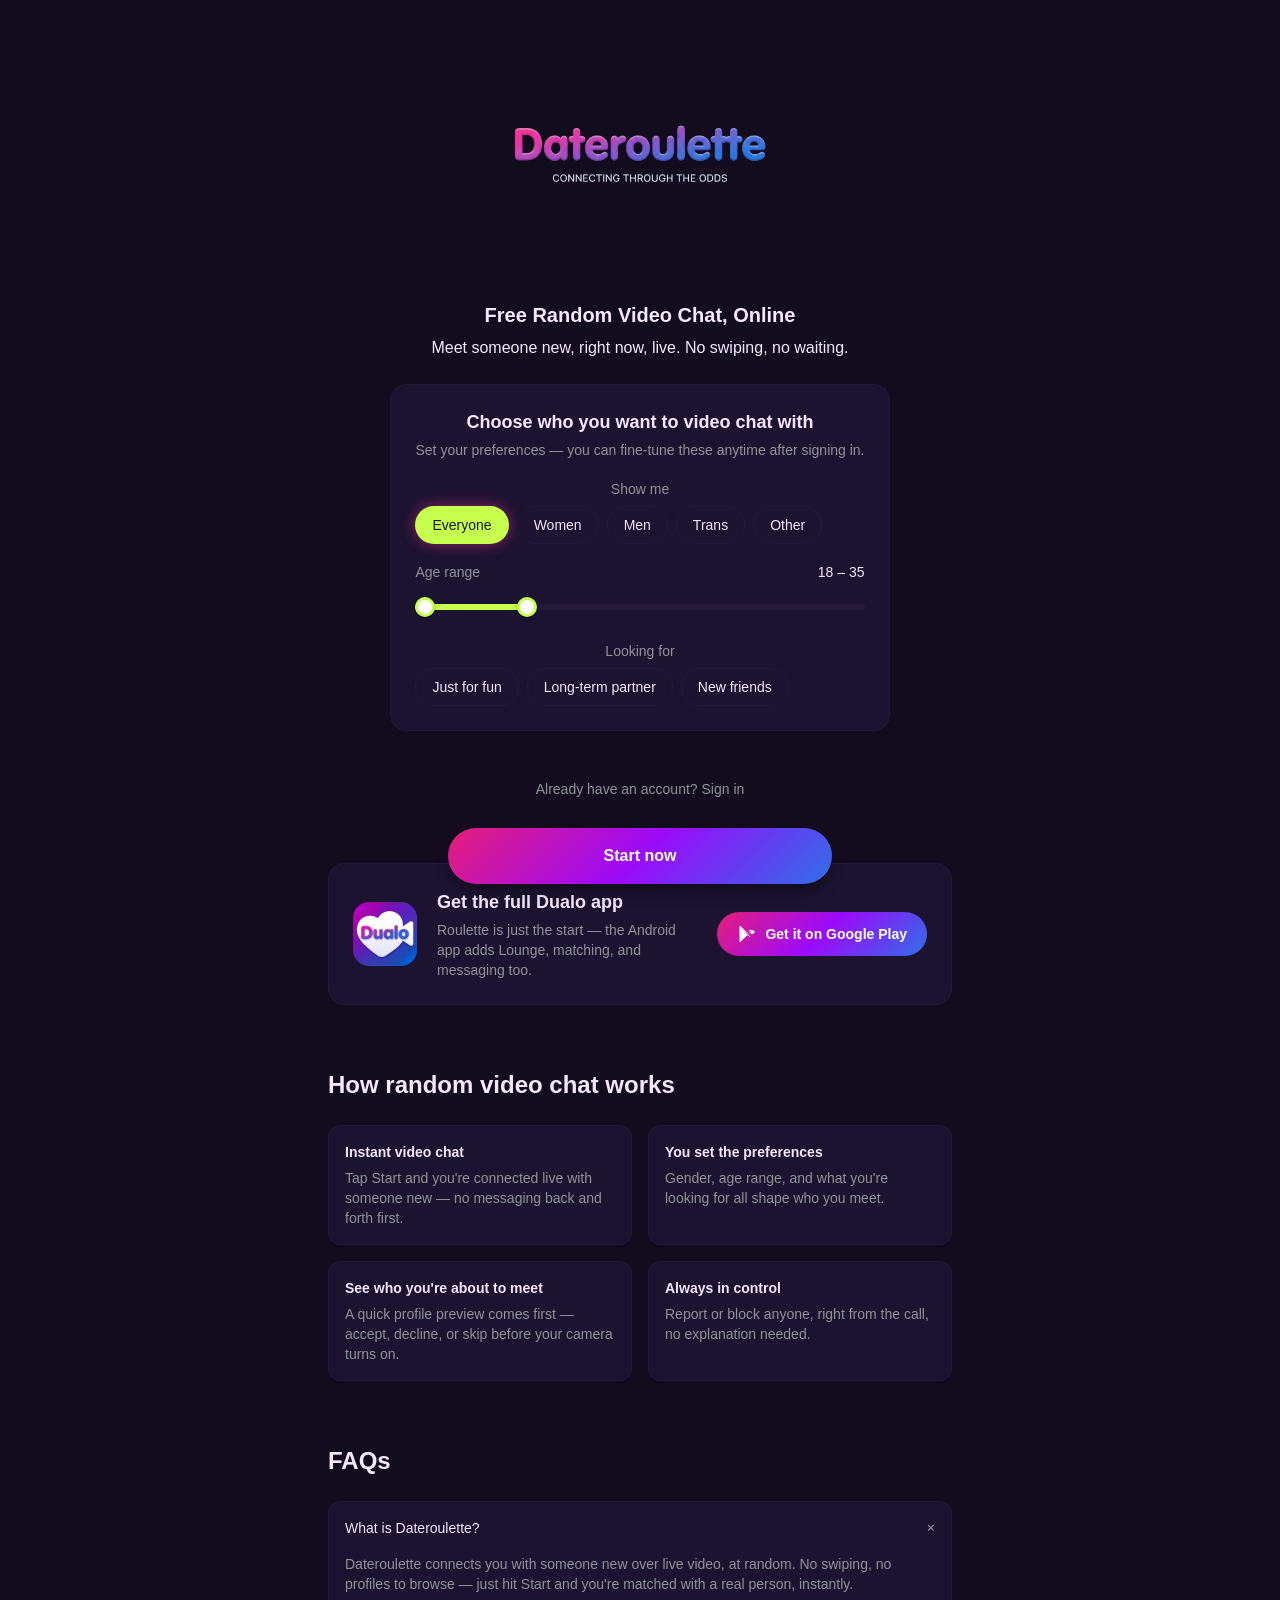
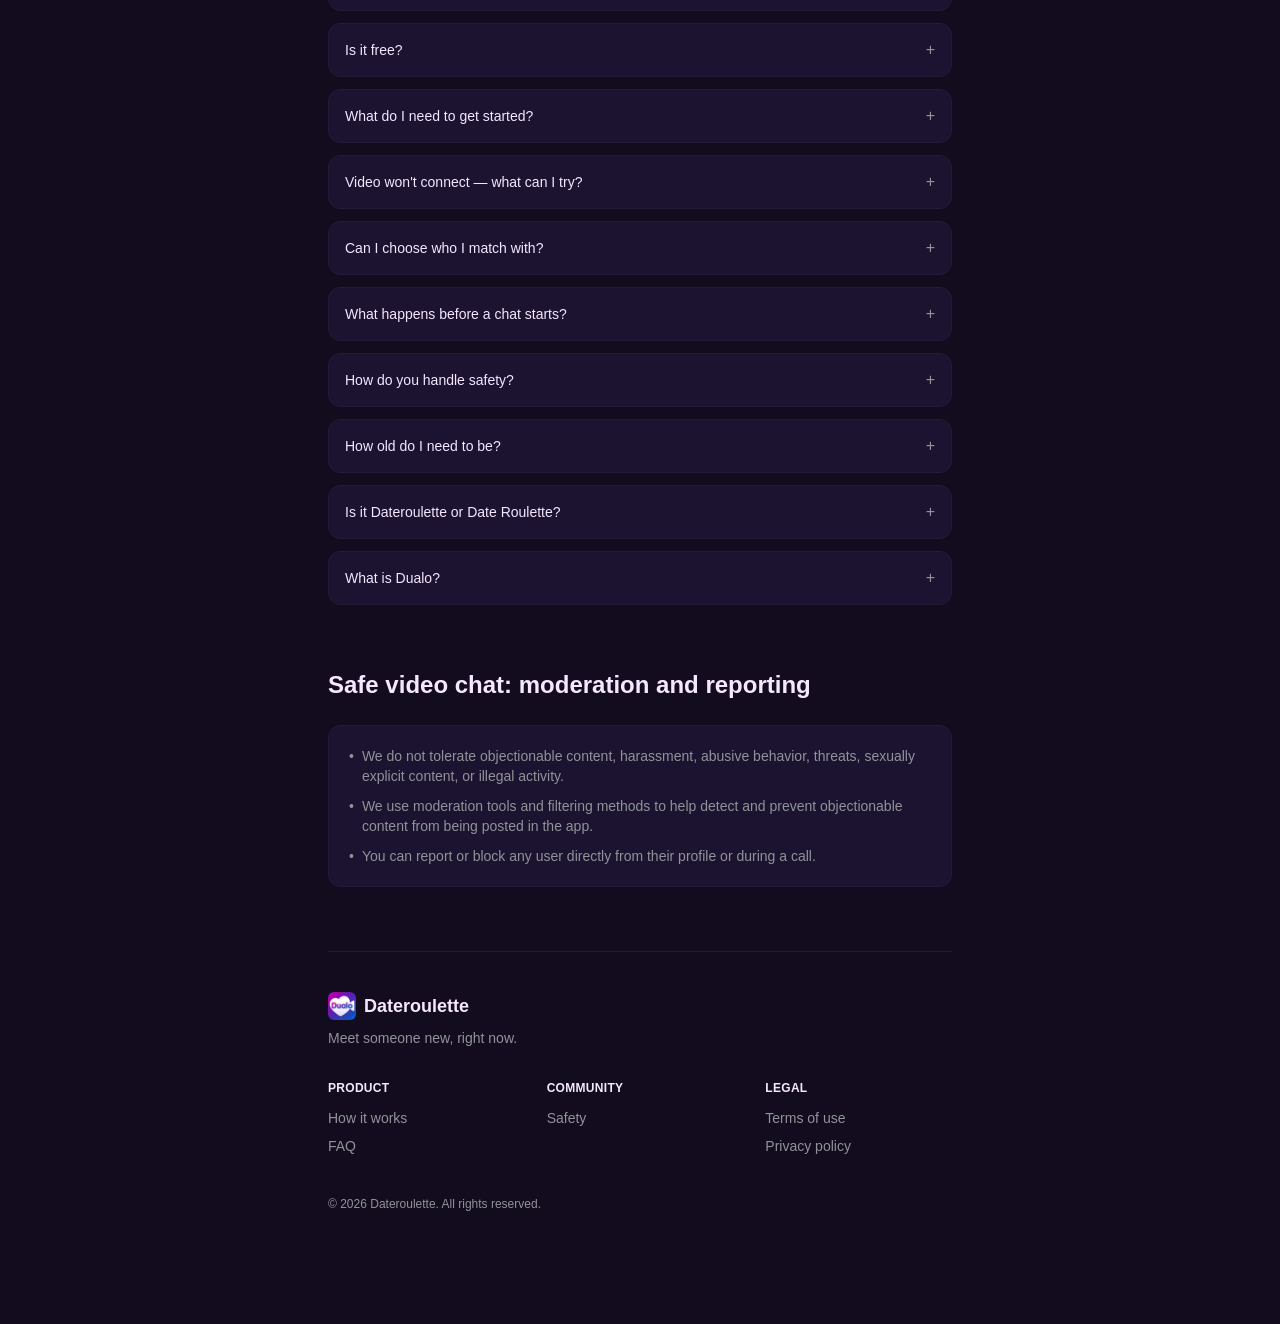
<file: filter.html>
<!DOCTYPE html><html lang="en" class="geist_a71539c9-module__T19VSG__variable geist_mono_8d43a2aa-module__8Li5zG__variable h-dvh antialiased"><head><meta charSet="utf-8"/><meta name="viewport" content="width=device-width, initial-scale=1"/><link rel="preload" href="/_next/static/media/797e433ab948586e-s.p.0r6juujl39pe6.woff2" as="font" crossorigin="" type="font/woff2"/><link rel="preload" href="/_next/static/media/caa3a2e1cccd8315-s.p.0wgildi0cnwt9.woff2" as="font" crossorigin="" type="font/woff2"/><link rel="stylesheet" href="/_next/static/chunks/1tn8xwkzmupw3.css" data-precedence="next"/><link rel="preload" as="script" fetchPriority="low" href="/_next/static/chunks/3925mvv63rr2r.js"/><script src="/_next/static/chunks/11jq0c2_zavac.js" async=""></script><script src="/_next/static/chunks/1h9cw4ac8hx1t.js" async=""></script><script src="/_next/static/chunks/42raw4av2y2nd.js" async=""></script><script src="/_next/static/chunks/turbopack-1vf3akkf4yfir.js" async=""></script><script src="/_next/static/chunks/3-ge4e9h81rhi.js" async=""></script><script src="/_next/static/chunks/15i5efkhdo9o8.js" async=""></script><script src="/_next/static/chunks/3yqz51vcz5w47.js" async=""></script><script src="/_next/static/chunks/1aoj60v_lb7_x.js" async=""></script><script src="/_next/static/chunks/2iey804280zhi.js" async=""></script><script src="/_next/static/chunks/1akq7ju74s2nu.js" async=""></script><meta name="theme-color" content="#120C1E"/><title>Dateroulette - Free Random Video Chat Online</title><meta name="description" content="Dateroulette is free random video chat online — meet someone new right now, live on webcam. Talk to strangers, find a date, or just flirt. No swiping, no waiting, no sign-up fees — just hit Start."/><link rel="manifest" href="/manifest.webmanifest"/><meta name="keywords" content="chatroulette,dateroulette,dualo,date,roulette,dating,video chat,chat,online dating,love,random video chat,video dating,talk to strangers,meet new people,omegle alternative,stranger chat,webcam chat,live video chat,random chat,video call strangers,singles,meet singles,find a date,blind date,speed dating,flirt,free video chat,anonymous chat,instant match,meet people online,social discovery"/><meta name="robots" content="index, follow"/><link rel="canonical" href="https://dateroulette.online/login"/><meta property="og:title" content="Dateroulette - Free Random Video Chat Online"/><meta property="og:description" content="Free random video chat online. Talk to strangers, find a date, or just flirt live on webcam — instant match every time you hit Start."/><meta property="og:url" content="https://dateroulette.online"/><meta property="og:site_name" content="Dateroulette"/><meta property="og:image" content="https://dateroulette.online/dateroulette-wordmark.png"/><meta property="og:type" content="website"/><meta name="twitter:card" content="summary_large_image"/><meta name="twitter:title" content="Dateroulette - Free Random Video Chat Online"/><meta name="twitter:description" content="Free random video chat online. Talk to strangers, find a date, or just flirt live on webcam — instant match every time you hit Start."/><meta name="twitter:image" content="https://dateroulette.online/dateroulette-wordmark.png"/><link rel="icon" href="/favicon.ico?favicon.2k-uxbjzl2xl0.ico" sizes="48x48" type="image/x-icon"/><link rel="icon" href="/icon.png?icon.0ioc8jioj-ayt.png" sizes="512x512" type="image/png"/><link rel="apple-touch-icon" href="/apple-icon.png?apple-icon.0ioc8jioj-ayt.png" sizes="512x512" type="image/png"/><meta name="next-size-adjust" content=""/><script src="/_next/static/chunks/0cz1d0mv5g_q7.js" noModule=""></script></head><body class="min-h-dvh flex flex-col"><div hidden=""><!--$--><!--/$--></div><div class="flex flex-1 items-center justify-center bg-surface-bg2"><div class="h-8 w-8 animate-spin rounded-full border-2 border-surface2 border-t-white"></div></div><script src="/_next/static/chunks/3925mvv63rr2r.js" id="_R_" async=""></script><script>(self.__next_f=self.__next_f||[]).push([0])</script><script>self.__next_f.push([1,"1:\"$Sreact.fragment\"\n2:I[92653,[\"/_next/static/chunks/3-ge4e9h81rhi.js\",\"/_next/static/chunks/15i5efkhdo9o8.js\"],\"default\"]\n3:I[39756,[\"/_next/static/chunks/3-ge4e9h81rhi.js\",\"/_next/static/chunks/15i5efkhdo9o8.js\"],\"default\"]\n4:I[37457,[\"/_next/static/chunks/3-ge4e9h81rhi.js\",\"/_next/static/chunks/15i5efkhdo9o8.js\"],\"default\"]\n5:I[92825,[\"/_next/static/chunks/3-ge4e9h81rhi.js\",\"/_next/static/chunks/15i5efkhdo9o8.js\"],\"ClientSegmentRoot\"]\n6:I[28195,[\"/_next/static/chunks/3-ge4e9h81rhi.js\",\"/_next/static/chunks/15i5efkhdo9o8.js\",\"/_next/static/chunks/3yqz51vcz5w47.js\",\"/_next/static/chunks/1aoj60v_lb7_x.js\",\"/_next/static/chunks/2iey804280zhi.js\",\"/_next/static/chunks/1akq7ju74s2nu.js\"],\"default\"]\n8:I[47257,[\"/_next/static/chunks/3-ge4e9h81rhi.js\",\"/_next/static/chunks/15i5efkhdo9o8.js\"],\"ClientPageRoot\"]\n9:I[50308,[\"/_next/static/chunks/3-ge4e9h81rhi.js\",\"/_next/static/chunks/15i5efkhdo9o8.js\",\"/_next/static/chunks/3yqz51vcz5w47.js\",\"/_next/static/chunks/1aoj60v_lb7_x.js\",\"/_next/static/chunks/2iey804280zhi.js\",\"/_next/static/chunks/1akq7ju74s2nu.js\"],\"default\"]\nc:I[97367,[\"/_next/static/chunks/3-ge4e9h81rhi.js\",\"/_next/static/chunks/15i5efkhdo9o8.js\"],\"OutletBoundary\"]\nd:\"$Sreact.suspense\"\n10:I[97367,[\"/_next/static/chunks/3-ge4e9h81rhi.js\",\"/_next/static/chunks/15i5efkhdo9o8.js\"],\"ViewportBoundary\"]\n12:I[97367,[\"/_next/static/chunks/3-ge4e9h81rhi.js\",\"/_next/static/chunks/15i5efkhdo9o8.js\"],\"MetadataBoundary\"]\n14:I[68027,[\"/_next/static/chunks/3-ge4e9h81rhi.js\",\"/_next/static/chunks/15i5efkhdo9o8.js\"],\"default\",1]\n:HL[\"/_next/static/chunks/1tn8xwkzmupw3.css\",\"style\"]\n:HL[\"/_next/static/media/797e433ab948586e-s.p.0r6juujl39pe6.woff2\",\"font\",{\"crossOrigin\":\"\",\"type\":\"font/woff2\"}]\n:HL[\"/_next/static/media/caa3a2e1cccd8315-s.p.0wgildi0cnwt9.woff2\",\"font\",{\"crossOrigin\":\"\",\"type\":\"font/woff2\"}]\nf:X\n0:{\"P\":null,\"c\":[\"\",\"filter\"],\"q\":\"\",\"i\":false,\"f\":[[[\"\",{\"children\":[\"(app)\",{\"children\":[\"filter\",{\"children\":[\"__PAGE__\",{},\"$undefined\",\"$undefined\",4608]},\"$undefined\",\"$undefined\",4608]},\"$undefined\",\"$undefined\",4608]},\"$undefined\",\"$undefined\",4624],[[\"$\",\"$1\",\"c\",{\"children\":[[[\"$\",\"link\",\"0\",{\"rel\":\"stylesheet\",\"href\":\"/_next/static/chunks/1tn8xwkzmupw3.css\",\"precedence\":\"next\",\"crossOrigin\":\"$undefined\",\"nonce\":\"$undefined\"}],[\"$\",\"script\",\"script-0\",{\"src\":\"/_next/static/chunks/3-ge4e9h81rhi.js\",\"async\":true,\"nonce\":\"$undefined\"}],[\"$\",\"script\",\"script-1\",{\"src\":\"/_next/static/chunks/15i5efkhdo9o8.js\",\"async\":true,\"nonce\":\"$undefined\"}]],[\"$\",\"html\",null,{\"lang\":\"en\",\"className\":\"geist_a71539c9-module__T19VSG__variable geist_mono_8d43a2aa-module__8Li5zG__variable h-dvh antialiased\",\"children\":[\"$\",\"body\",null,{\"className\":\"min-h-dvh flex flex-col\",\"children\":[\"$\",\"$L2\",null,{\"children\":[\"$\",\"$L3\",null,{\"parallelRouterKey\":\"children\",\"error\":\"$undefined\",\"errorStyles\":\"$undefined\",\"errorScripts\":\"$undefined\",\"template\":[\"$\",\"$L4\",null,{}],\"templateStyles\":\"$undefined\",\"templateScripts\":\"$undefined\",\"notFound\":[[[\"$\",\"title\",null,{\"children\":\"404: This page could not be found.\"}],[\"$\",\"div\",null,{\"style\":{\"fontFamily\":\"system-ui,\\\"Segoe UI\\\",Roboto,Helvetica,Arial,sans-serif,\\\"Apple Color Emoji\\\",\\\"Segoe UI Emoji\\\"\",\"height\":\"100vh\",\"textAlign\":\"center\",\"display\":\"flex\",\"flexDirection\":\"column\",\"alignItems\":\"center\",\"justifyContent\":\"center\"},\"children\":[\"$\",\"div\",null,{\"children\":[[\"$\",\"style\",null,{\"dangerouslySetInnerHTML\":{\"__html\":\"body{color:#000;background:#fff;margin:0}.next-error-h1{border-right:1px solid rgba(0,0,0,.3)}@media (prefers-color-scheme:dark){body{color:#fff;background:#000}.next-error-h1{border-right:1px solid rgba(255,255,255,.3)}}\"}}],[\"$\",\"h1\",null,{\"className\":\"next-error-h1\",\"style\":{\"display\":\"inline-block\",\"margin\":\"0 20px 0 0\",\"padding\":\"0 23px 0 0\",\"fontSize\":24,\"fontWeight\":500,\"verticalAlign\":\"top\",\"lineHeight\":\"49px\"},\"children\":404}],[\"$\",\"div\",null,{\"style\":{\"display\":\"inline-block\"},\"children\":[\"$\",\"h2\",null,{\"style\":{\"fontSize\":14,\"fontWeight\":400,\"lineHeight\":\"49px\",\"margin\":0},\"children\":\"This page could not be found.\"}]}]]}]}]],[]],\"forbidden\":\"$undefined\",\"unauthorized\":\"$undefined\"}]}]}]}]]}],{\"children\":[[\"$\",\"$1\",\"c\",{\"children\":[[[\"$\",\"script\",\"script-0\",{\"src\":\"/_next/static/chunks/3yqz51vcz5w47.js\",\"async\":true,\"nonce\":\"$undefined\"}],[\"$\",\"script\",\"script-1\",{\"src\":\"/_next/static/chunks/1aoj60v_lb7_x.js\",\"async\":true,\"nonce\":\"$undefined\"}],[\"$\",\"script\",\"script-2\",{\"src\":\"/_next/static/chunks/2iey804280zhi.js\",\"async\":true,\"nonce\":\"$undefined\"}],[\"$\",\"script\",\"script-3\",{\"src\":\"/_next/static/chunks/1akq7ju74s2nu.js\",\"async\":true,\"nonce\":\"$undefined\"}]],[\"$\",\"$L5\",null,{\"Component\":\"$6\",\"slots\":{\"children\":[\"$\",\"$L3\",null,{\"parallelRouterKey\":\"children\",\"error\":\"$undefined\",\"errorStyles\":\"$undefined\",\"errorScripts\":\"$undefined\",\"template\":[\"$\",\"$L4\",null,{}],\"templateStyles\":\"$undefined\",\"templateScripts\":\"$undefined\",\"notFound\":[[[\"$\",\"title\",null,{\"children\":\"404: This page could not be found.\"}],[\"$\",\"div\",null,{\"style\":\"$0:f:0:1:0:props:children:1:props:children:props:children:props:children:props:notFound:0:1:props:style\",\"children\":[\"$\",\"div\",null,{\"children\":[[\"$\",\"style\",null,{\"dangerouslySetInnerHTML\":{\"__html\":\"body{color:#000;background:#fff;margin:0}.next-error-h1{border-right:1px solid rgba(0,0,0,.3)}@media (prefers-color-scheme:dark){body{color:#fff;background:#000}.next-error-h1{border-right:1px solid rgba(255,255,255,.3)}}\"}}],[\"$\",\"h1\",null,{\"className\":\"next-error-h1\",\"style\":\"$0:f:0:1:0:props:children:1:props:children:props:children:props:children:props:notFound:0:1:props:children:props:children:1:props:style\",\"children\":404}],[\"$\",\"div\",null,{\"style\":\"$0:f:0:1:0:props:children:1:props:children:props:children:props:children:props:notFound:0:1:props:children:props:children:2:props:style\",\"children\":[\"$\",\"h2\",null,{\"style\":\"$0:f:0:1:0:props:children:1:props:children:props:children:props:children:props:notFound:0:1:props:children:props:children:2:props:children:props:style\",\"children\":\"This page could not be found.\"}]}]]}]}]],[]],\"forbidden\":\"$undefined\",\"unauthorized\":\"$undefined\"}]},\"serverProvidedParams\":{\"params\":{},\"promises\":[\"$@7\"]}}]]}],{\"children\":[[\"$\",\"$1\",\"c\",{\"children\":[null,[\"$\",\"$L3\",null,{\"parallelRouterKey\":\"children\",\"error\":\"$undefined\",\"errorStyles\":\"$undefined\",\"errorScripts\":\"$undefined\",\"template\":[\"$\",\"$L4\",null,{}],\"templateStyles\":\"$undefined\",\"templateScripts\":\"$undefined\",\"notFound\":\"$undefined\",\"forbidden\":\"$undefined\",\"unauthorized\":\"$undefined\"}]]}],{\"children\":[[\"$\",\"$1\",\"c\",{\"children\":[[\"$\",\"$L8\",null,{\"Component\":\"$9\",\"serverProvidedParams\":{\"searchParams\":{},\"params\":\"$0:f:0:1:1:children:0:props:children:1:props:serverProvidedParams:params\",\"promises\":[\"$@a\",\"$@b\"]}}],null,[\"$\",\"$Lc\",null,{\"children\":[\"$\",\"$d\",null,{\"name\":\"Next.MetadataOutlet\",\"children\":\"$@e\"}]}]]}],{},null,false,null]},null,false,\"$f\"]},null,false,null]},null,false,null],[\"$\",\"$1\",\"h\",{\"children\":[null,[\"$\",\"$L10\",null,{\"children\":\"$L11\"}],[\"$\",\"div\",null,{\"hidden\":true,\"children\":[\"$\",\"$L12\",null,{\"children\":[\"$\",\"$d\",null,{\"name\":\"Next.Metadata\",\"children\":\"$L13\"}]}]}],[\"$\",\"meta\",null,{\"name\":\"next-size-adjust\",\"content\":\"\"}]]}],false]],\"m\":\"$undefined\",\"G\":[\"$14\",[[\"$\",\"link\",\"0\",{\"rel\":\"stylesheet\",\"href\":\"/_next/static/chunks/1tn8xwkzmupw3.css\",\"precedence\":\"next\",\"crossOrigin\":\"$undefined\",\"nonce\":\"$undefined\"}]]],\"S\":true,\"h\":null,\"r\":\"$undefined\",\"s\":\"$undefined\",\"a\":\"$undefined\",\"l\":\"$undefined\",\"p\":\"$undefined\",\"d\":\"$undefined\",\"b\":\"-fuAw7LvfFXIalBMSftIc\"}\nf:C\n7:\"$0:f:0:1:1:children:0:props:children:1:props:serverProvidedParams:params\"\na:{}\nb:\"$0:f:0:1:1:children:0:props:children:1:props:serverProvidedParams:params\"\n11:[[\"$\",\"meta\",\"0\",{\"charSet\":\"utf-8\"}],[\"$\",\"meta\",\"1\",{\"name\":\"viewport\",\"content\":\"width=device-width, initial-scale=1\"}],[\"$\",\"meta\",\"2\",{\"name\":\"theme-color\",\"content\":\"#120C1E\"}]]\n15:I[27201,[\"/_next/static/chunks/3-ge4e9h81rhi.js\",\"/_next/static/chunks/15i5efkhdo9o8.js\"],\"IconMark\"]\ne:null\n13:[[\"$\",\"title\",\"0\",{\"children\":\"Dateroulette - Free Random Video Chat Online\"}],[\"$\",\"meta\",\"1\",{\"name\":\"description\",\"content\":\"Dateroulette is free random video chat online — meet someone new right now, live on webcam. Talk to strangers, find a date, or just flirt. No swiping, no waiting, no sign-up fees — just hit Start.\"}],[\"$\",\"link\",\"2\",{\"rel\":\"manifest\",\"href\":\"/manifest.webmanifest\",\"crossOrigin\":\"$undefined\"}],[\"$\",\"meta\",\"3\",{\"name\":\"keywords\",\"content\":\"chatroulette,dateroulette,dualo,date,roulette,dating,video chat,chat,online dating,love,random video chat,video dating,talk to strangers,meet new people,omegle alternative,stranger chat,webcam chat,live video chat,random chat,video call strangers,singles,meet singles,find a date,blind date,speed dating,flirt,free video chat,anonymous chat,instant match,meet people online,social discovery\"}],[\"$\",\"meta\",\"4\",{\"name\":\"robots\",\"content\":\"index, follow\"}],[\"$\",\"link\",\"5\",{\"rel\":\"canonical\",\"href\":\"https://dateroulette.online/login\"}],[\"$\",\"meta\",\"6\",{\"property\":\"og:title\",\"content\":\"Dateroulette - Free Random Video Chat Online\"}],[\"$\",\"meta\",\"7\",{\"property\":\"og:description\",\"content\":\"Free random video chat online. Talk to strangers, find a date, or just flirt live on webcam — instant match every time you hit Start.\"}],[\"$\",\"meta\",\"8\",{\"property\":\"og:url\",\"content\":\"https://dateroulette.online\"}],[\"$\",\"meta\",\"9\",{\"property\":\"og:site_name\",\"content\":\"Dateroulette\"}],[\"$\",\"meta\",\"10\",{\"property\":\"og:image\",\"content\":\"https://dateroulette.online/dateroulette-wordmark.png\"}],[\"$\",\"meta\",\"11\",{\"property\":\"og:type\",\"content\":\"website\"}],[\"$\",\"meta\",\"12\",{\"name\":\"twitter:card\",\"content\":\"summary_large_image\"}],[\"$\",\"meta\",\"13\",{\"name\":\"twitter:title\",\"content\":\"Dateroulette - Free Random Video Chat Online\"}],[\"$\",\"meta\",\"14\",{\"name\":\"twitter:description\",\"content\":\"Free random video chat online. Talk to strangers, find a date, or just flirt live on webcam — instant match every time you hit Start.\"}],[\"$\",\"meta\",\"15\",{\"name\":\"twitter:image\",\"content\":\"https://dateroulette.online/dateroulette-wordmark.png\"}],[\"$\",\"link\",\"16\",{\"rel\":\"icon\",\"href\":\"/favicon.ico?favicon.2k-uxbjzl2xl0.ico\",\"sizes\":\"48x48\",\"type\":\"image/x-icon\"}],[\"$\",\"link\",\"17\",{\"rel\":\"icon\",\"href\":\"/icon.png?icon.0ioc8jioj-ayt.png\",\"sizes\":\"512x512\",\"type\":\"image/png\"}],[\"$\",\"link\",\"18\",{\"rel\":\"apple-touch-icon\",\"href\":\"/apple-icon.png?apple-icon.0ioc8jioj-ayt.png\",\"sizes\":\"512x512\",\"type\":\"image/png\"}],[\"$\",\"$L15\",\"19\",{}]]\n"])</script></body></html>
</file>
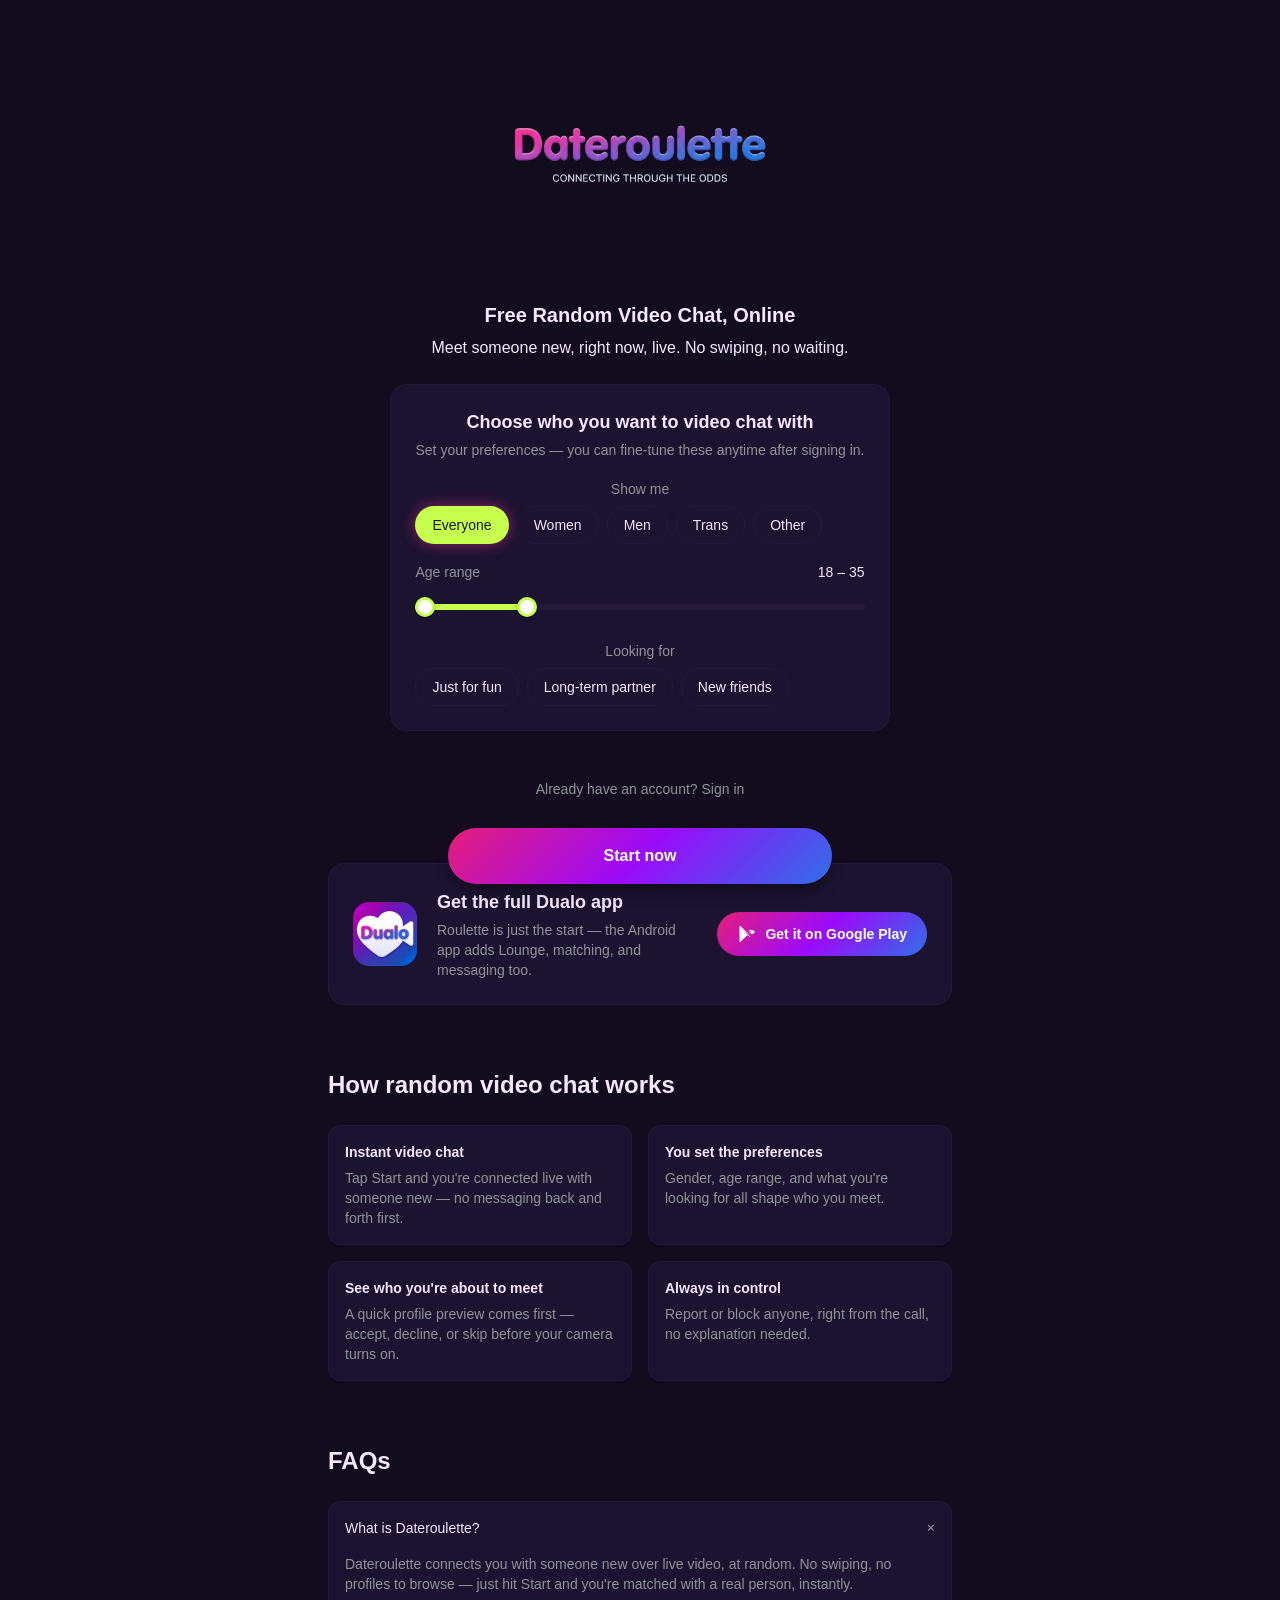
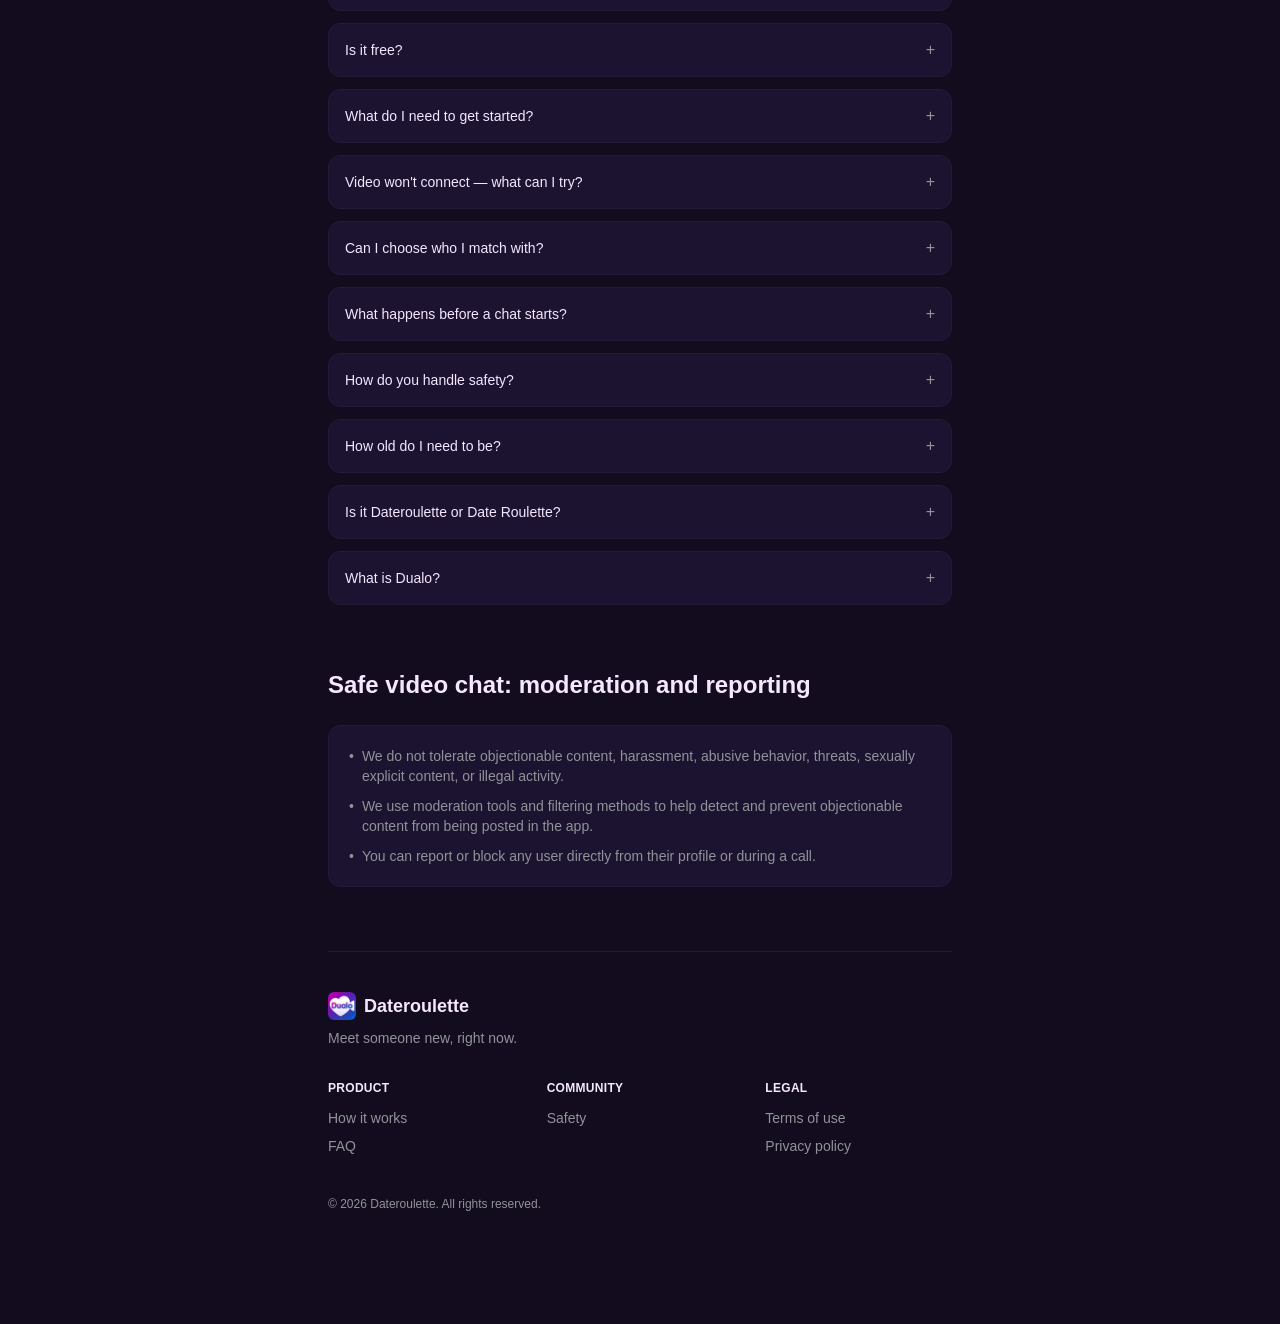
<file: likes.html>
<!DOCTYPE html><html lang="en" class="geist_a71539c9-module__T19VSG__variable geist_mono_8d43a2aa-module__8Li5zG__variable h-dvh antialiased"><head><meta charSet="utf-8"/><meta name="viewport" content="width=device-width, initial-scale=1"/><link rel="preload" href="/_next/static/media/797e433ab948586e-s.p.0r6juujl39pe6.woff2" as="font" crossorigin="" type="font/woff2"/><link rel="preload" href="/_next/static/media/caa3a2e1cccd8315-s.p.0wgildi0cnwt9.woff2" as="font" crossorigin="" type="font/woff2"/><link rel="stylesheet" href="/_next/static/chunks/1tn8xwkzmupw3.css" data-precedence="next"/><link rel="preload" as="script" fetchPriority="low" href="/_next/static/chunks/3925mvv63rr2r.js"/><script src="/_next/static/chunks/11jq0c2_zavac.js" async=""></script><script src="/_next/static/chunks/1h9cw4ac8hx1t.js" async=""></script><script src="/_next/static/chunks/42raw4av2y2nd.js" async=""></script><script src="/_next/static/chunks/turbopack-1vf3akkf4yfir.js" async=""></script><script src="/_next/static/chunks/3-ge4e9h81rhi.js" async=""></script><script src="/_next/static/chunks/15i5efkhdo9o8.js" async=""></script><script src="/_next/static/chunks/3yqz51vcz5w47.js" async=""></script><script src="/_next/static/chunks/1aoj60v_lb7_x.js" async=""></script><script src="/_next/static/chunks/2iey804280zhi.js" async=""></script><script src="/_next/static/chunks/1akq7ju74s2nu.js" async=""></script><meta name="theme-color" content="#120C1E"/><title>Dateroulette - Free Random Video Chat Online</title><meta name="description" content="Dateroulette is free random video chat online — meet someone new right now, live on webcam. Talk to strangers, find a date, or just flirt. No swiping, no waiting, no sign-up fees — just hit Start."/><link rel="manifest" href="/manifest.webmanifest"/><meta name="keywords" content="chatroulette,dateroulette,dualo,date,roulette,dating,video chat,chat,online dating,love,random video chat,video dating,talk to strangers,meet new people,omegle alternative,stranger chat,webcam chat,live video chat,random chat,video call strangers,singles,meet singles,find a date,blind date,speed dating,flirt,free video chat,anonymous chat,instant match,meet people online,social discovery"/><meta name="robots" content="index, follow"/><link rel="canonical" href="https://dateroulette.online/login"/><meta property="og:title" content="Dateroulette - Free Random Video Chat Online"/><meta property="og:description" content="Free random video chat online. Talk to strangers, find a date, or just flirt live on webcam — instant match every time you hit Start."/><meta property="og:url" content="https://dateroulette.online"/><meta property="og:site_name" content="Dateroulette"/><meta property="og:image" content="https://dateroulette.online/dateroulette-wordmark.png"/><meta property="og:type" content="website"/><meta name="twitter:card" content="summary_large_image"/><meta name="twitter:title" content="Dateroulette - Free Random Video Chat Online"/><meta name="twitter:description" content="Free random video chat online. Talk to strangers, find a date, or just flirt live on webcam — instant match every time you hit Start."/><meta name="twitter:image" content="https://dateroulette.online/dateroulette-wordmark.png"/><link rel="icon" href="/favicon.ico?favicon.2k-uxbjzl2xl0.ico" sizes="48x48" type="image/x-icon"/><link rel="icon" href="/icon.png?icon.0ioc8jioj-ayt.png" sizes="512x512" type="image/png"/><link rel="apple-touch-icon" href="/apple-icon.png?apple-icon.0ioc8jioj-ayt.png" sizes="512x512" type="image/png"/><meta name="next-size-adjust" content=""/><script src="/_next/static/chunks/0cz1d0mv5g_q7.js" noModule=""></script></head><body class="min-h-dvh flex flex-col"><div hidden=""><!--$--><!--/$--></div><div class="flex flex-1 items-center justify-center bg-surface-bg2"><div class="h-8 w-8 animate-spin rounded-full border-2 border-surface2 border-t-white"></div></div><script src="/_next/static/chunks/3925mvv63rr2r.js" id="_R_" async=""></script><script>(self.__next_f=self.__next_f||[]).push([0])</script><script>self.__next_f.push([1,"1:\"$Sreact.fragment\"\n2:I[92653,[\"/_next/static/chunks/3-ge4e9h81rhi.js\",\"/_next/static/chunks/15i5efkhdo9o8.js\"],\"default\"]\n3:I[39756,[\"/_next/static/chunks/3-ge4e9h81rhi.js\",\"/_next/static/chunks/15i5efkhdo9o8.js\"],\"default\"]\n4:I[37457,[\"/_next/static/chunks/3-ge4e9h81rhi.js\",\"/_next/static/chunks/15i5efkhdo9o8.js\"],\"default\"]\n5:I[92825,[\"/_next/static/chunks/3-ge4e9h81rhi.js\",\"/_next/static/chunks/15i5efkhdo9o8.js\"],\"ClientSegmentRoot\"]\n6:I[28195,[\"/_next/static/chunks/3-ge4e9h81rhi.js\",\"/_next/static/chunks/15i5efkhdo9o8.js\",\"/_next/static/chunks/3yqz51vcz5w47.js\",\"/_next/static/chunks/1aoj60v_lb7_x.js\",\"/_next/static/chunks/2iey804280zhi.js\",\"/_next/static/chunks/1akq7ju74s2nu.js\"],\"default\"]\n8:I[47257,[\"/_next/static/chunks/3-ge4e9h81rhi.js\",\"/_next/static/chunks/15i5efkhdo9o8.js\"],\"ClientPageRoot\"]\n9:I[15880,[\"/_next/static/chunks/3-ge4e9h81rhi.js\",\"/_next/static/chunks/15i5efkhdo9o8.js\",\"/_next/static/chunks/3yqz51vcz5w47.js\",\"/_next/static/chunks/1aoj60v_lb7_x.js\",\"/_next/static/chunks/2iey804280zhi.js\",\"/_next/static/chunks/1akq7ju74s2nu.js\"],\"default\"]\nc:I[97367,[\"/_next/static/chunks/3-ge4e9h81rhi.js\",\"/_next/static/chunks/15i5efkhdo9o8.js\"],\"OutletBoundary\"]\nd:\"$Sreact.suspense\"\n10:I[97367,[\"/_next/static/chunks/3-ge4e9h81rhi.js\",\"/_next/static/chunks/15i5efkhdo9o8.js\"],\"ViewportBoundary\"]\n12:I[97367,[\"/_next/static/chunks/3-ge4e9h81rhi.js\",\"/_next/static/chunks/15i5efkhdo9o8.js\"],\"MetadataBoundary\"]\n14:I[68027,[\"/_next/static/chunks/3-ge4e9h81rhi.js\",\"/_next/static/chunks/15i5efkhdo9o8.js\"],\"default\",1]\n:HL[\"/_next/static/chunks/1tn8xwkzmupw3.css\",\"style\"]\n:HL[\"/_next/static/media/797e433ab948586e-s.p.0r6juujl39pe6.woff2\",\"font\",{\"crossOrigin\":\"\",\"type\":\"font/woff2\"}]\n:HL[\"/_next/static/media/caa3a2e1cccd8315-s.p.0wgildi0cnwt9.woff2\",\"font\",{\"crossOrigin\":\"\",\"type\":\"font/woff2\"}]\nf:X\n0:{\"P\":null,\"c\":[\"\",\"likes\"],\"q\":\"\",\"i\":false,\"f\":[[[\"\",{\"children\":[\"(app)\",{\"children\":[\"likes\",{\"children\":[\"__PAGE__\",{},\"$undefined\",\"$undefined\",4608]},\"$undefined\",\"$undefined\",4608]},\"$undefined\",\"$undefined\",4608]},\"$undefined\",\"$undefined\",4624],[[\"$\",\"$1\",\"c\",{\"children\":[[[\"$\",\"link\",\"0\",{\"rel\":\"stylesheet\",\"href\":\"/_next/static/chunks/1tn8xwkzmupw3.css\",\"precedence\":\"next\",\"crossOrigin\":\"$undefined\",\"nonce\":\"$undefined\"}],[\"$\",\"script\",\"script-0\",{\"src\":\"/_next/static/chunks/3-ge4e9h81rhi.js\",\"async\":true,\"nonce\":\"$undefined\"}],[\"$\",\"script\",\"script-1\",{\"src\":\"/_next/static/chunks/15i5efkhdo9o8.js\",\"async\":true,\"nonce\":\"$undefined\"}]],[\"$\",\"html\",null,{\"lang\":\"en\",\"className\":\"geist_a71539c9-module__T19VSG__variable geist_mono_8d43a2aa-module__8Li5zG__variable h-dvh antialiased\",\"children\":[\"$\",\"body\",null,{\"className\":\"min-h-dvh flex flex-col\",\"children\":[\"$\",\"$L2\",null,{\"children\":[\"$\",\"$L3\",null,{\"parallelRouterKey\":\"children\",\"error\":\"$undefined\",\"errorStyles\":\"$undefined\",\"errorScripts\":\"$undefined\",\"template\":[\"$\",\"$L4\",null,{}],\"templateStyles\":\"$undefined\",\"templateScripts\":\"$undefined\",\"notFound\":[[[\"$\",\"title\",null,{\"children\":\"404: This page could not be found.\"}],[\"$\",\"div\",null,{\"style\":{\"fontFamily\":\"system-ui,\\\"Segoe UI\\\",Roboto,Helvetica,Arial,sans-serif,\\\"Apple Color Emoji\\\",\\\"Segoe UI Emoji\\\"\",\"height\":\"100vh\",\"textAlign\":\"center\",\"display\":\"flex\",\"flexDirection\":\"column\",\"alignItems\":\"center\",\"justifyContent\":\"center\"},\"children\":[\"$\",\"div\",null,{\"children\":[[\"$\",\"style\",null,{\"dangerouslySetInnerHTML\":{\"__html\":\"body{color:#000;background:#fff;margin:0}.next-error-h1{border-right:1px solid rgba(0,0,0,.3)}@media (prefers-color-scheme:dark){body{color:#fff;background:#000}.next-error-h1{border-right:1px solid rgba(255,255,255,.3)}}\"}}],[\"$\",\"h1\",null,{\"className\":\"next-error-h1\",\"style\":{\"display\":\"inline-block\",\"margin\":\"0 20px 0 0\",\"padding\":\"0 23px 0 0\",\"fontSize\":24,\"fontWeight\":500,\"verticalAlign\":\"top\",\"lineHeight\":\"49px\"},\"children\":404}],[\"$\",\"div\",null,{\"style\":{\"display\":\"inline-block\"},\"children\":[\"$\",\"h2\",null,{\"style\":{\"fontSize\":14,\"fontWeight\":400,\"lineHeight\":\"49px\",\"margin\":0},\"children\":\"This page could not be found.\"}]}]]}]}]],[]],\"forbidden\":\"$undefined\",\"unauthorized\":\"$undefined\"}]}]}]}]]}],{\"children\":[[\"$\",\"$1\",\"c\",{\"children\":[[[\"$\",\"script\",\"script-0\",{\"src\":\"/_next/static/chunks/3yqz51vcz5w47.js\",\"async\":true,\"nonce\":\"$undefined\"}],[\"$\",\"script\",\"script-1\",{\"src\":\"/_next/static/chunks/1aoj60v_lb7_x.js\",\"async\":true,\"nonce\":\"$undefined\"}],[\"$\",\"script\",\"script-2\",{\"src\":\"/_next/static/chunks/2iey804280zhi.js\",\"async\":true,\"nonce\":\"$undefined\"}],[\"$\",\"script\",\"script-3\",{\"src\":\"/_next/static/chunks/1akq7ju74s2nu.js\",\"async\":true,\"nonce\":\"$undefined\"}]],[\"$\",\"$L5\",null,{\"Component\":\"$6\",\"slots\":{\"children\":[\"$\",\"$L3\",null,{\"parallelRouterKey\":\"children\",\"error\":\"$undefined\",\"errorStyles\":\"$undefined\",\"errorScripts\":\"$undefined\",\"template\":[\"$\",\"$L4\",null,{}],\"templateStyles\":\"$undefined\",\"templateScripts\":\"$undefined\",\"notFound\":[[[\"$\",\"title\",null,{\"children\":\"404: This page could not be found.\"}],[\"$\",\"div\",null,{\"style\":\"$0:f:0:1:0:props:children:1:props:children:props:children:props:children:props:notFound:0:1:props:style\",\"children\":[\"$\",\"div\",null,{\"children\":[[\"$\",\"style\",null,{\"dangerouslySetInnerHTML\":{\"__html\":\"body{color:#000;background:#fff;margin:0}.next-error-h1{border-right:1px solid rgba(0,0,0,.3)}@media (prefers-color-scheme:dark){body{color:#fff;background:#000}.next-error-h1{border-right:1px solid rgba(255,255,255,.3)}}\"}}],[\"$\",\"h1\",null,{\"className\":\"next-error-h1\",\"style\":\"$0:f:0:1:0:props:children:1:props:children:props:children:props:children:props:notFound:0:1:props:children:props:children:1:props:style\",\"children\":404}],[\"$\",\"div\",null,{\"style\":\"$0:f:0:1:0:props:children:1:props:children:props:children:props:children:props:notFound:0:1:props:children:props:children:2:props:style\",\"children\":[\"$\",\"h2\",null,{\"style\":\"$0:f:0:1:0:props:children:1:props:children:props:children:props:children:props:notFound:0:1:props:children:props:children:2:props:children:props:style\",\"children\":\"This page could not be found.\"}]}]]}]}]],[]],\"forbidden\":\"$undefined\",\"unauthorized\":\"$undefined\"}]},\"serverProvidedParams\":{\"params\":{},\"promises\":[\"$@7\"]}}]]}],{\"children\":[[\"$\",\"$1\",\"c\",{\"children\":[null,[\"$\",\"$L3\",null,{\"parallelRouterKey\":\"children\",\"error\":\"$undefined\",\"errorStyles\":\"$undefined\",\"errorScripts\":\"$undefined\",\"template\":[\"$\",\"$L4\",null,{}],\"templateStyles\":\"$undefined\",\"templateScripts\":\"$undefined\",\"notFound\":\"$undefined\",\"forbidden\":\"$undefined\",\"unauthorized\":\"$undefined\"}]]}],{\"children\":[[\"$\",\"$1\",\"c\",{\"children\":[[\"$\",\"$L8\",null,{\"Component\":\"$9\",\"serverProvidedParams\":{\"searchParams\":{},\"params\":\"$0:f:0:1:1:children:0:props:children:1:props:serverProvidedParams:params\",\"promises\":[\"$@a\",\"$@b\"]}}],null,[\"$\",\"$Lc\",null,{\"children\":[\"$\",\"$d\",null,{\"name\":\"Next.MetadataOutlet\",\"children\":\"$@e\"}]}]]}],{},null,false,null]},null,false,\"$f\"]},null,false,null]},null,false,null],[\"$\",\"$1\",\"h\",{\"children\":[null,[\"$\",\"$L10\",null,{\"children\":\"$L11\"}],[\"$\",\"div\",null,{\"hidden\":true,\"children\":[\"$\",\"$L12\",null,{\"children\":[\"$\",\"$d\",null,{\"name\":\"Next.Metadata\",\"children\":\"$L13\"}]}]}],[\"$\",\"meta\",null,{\"name\":\"next-size-adjust\",\"content\":\"\"}]]}],false]],\"m\":\"$undefined\",\"G\":[\"$14\",[[\"$\",\"link\",\"0\",{\"rel\":\"stylesheet\",\"href\":\"/_next/static/chunks/1tn8xwkzmupw3.css\",\"precedence\":\"next\",\"crossOrigin\":\"$undefined\",\"nonce\":\"$undefined\"}]]],\"S\":true,\"h\":null,\"r\":\"$undefined\",\"s\":\"$undefined\",\"a\":\"$undefined\",\"l\":\"$undefined\",\"p\":\"$undefined\",\"d\":\"$undefined\",\"b\":\"-fuAw7LvfFXIalBMSftIc\"}\nf:C\n7:\"$0:f:0:1:1:children:0:props:children:1:props:serverProvidedParams:params\"\na:{}\nb:\"$0:f:0:1:1:children:0:props:children:1:props:serverProvidedParams:params\"\n11:[[\"$\",\"meta\",\"0\",{\"charSet\":\"utf-8\"}],[\"$\",\"meta\",\"1\",{\"name\":\"viewport\",\"content\":\"width=device-width, initial-scale=1\"}],[\"$\",\"meta\",\"2\",{\"name\":\"theme-color\",\"content\":\"#120C1E\"}]]\n15:I[27201,[\"/_next/static/chunks/3-ge4e9h81rhi.js\",\"/_next/static/chunks/15i5efkhdo9o8.js\"],\"IconMark\"]\ne:null\n13:[[\"$\",\"title\",\"0\",{\"children\":\"Dateroulette - Free Random Video Chat Online\"}],[\"$\",\"meta\",\"1\",{\"name\":\"description\",\"content\":\"Dateroulette is free random video chat online — meet someone new right now, live on webcam. Talk to strangers, find a date, or just flirt. No swiping, no waiting, no sign-up fees — just hit Start.\"}],[\"$\",\"link\",\"2\",{\"rel\":\"manifest\",\"href\":\"/manifest.webmanifest\",\"crossOrigin\":\"$undefined\"}],[\"$\",\"meta\",\"3\",{\"name\":\"keywords\",\"content\":\"chatroulette,dateroulette,dualo,date,roulette,dating,video chat,chat,online dating,love,random video chat,video dating,talk to strangers,meet new people,omegle alternative,stranger chat,webcam chat,live video chat,random chat,video call strangers,singles,meet singles,find a date,blind date,speed dating,flirt,free video chat,anonymous chat,instant match,meet people online,social discovery\"}],[\"$\",\"meta\",\"4\",{\"name\":\"robots\",\"content\":\"index, follow\"}],[\"$\",\"link\",\"5\",{\"rel\":\"canonical\",\"href\":\"https://dateroulette.online/login\"}],[\"$\",\"meta\",\"6\",{\"property\":\"og:title\",\"content\":\"Dateroulette - Free Random Video Chat Online\"}],[\"$\",\"meta\",\"7\",{\"property\":\"og:description\",\"content\":\"Free random video chat online. Talk to strangers, find a date, or just flirt live on webcam — instant match every time you hit Start.\"}],[\"$\",\"meta\",\"8\",{\"property\":\"og:url\",\"content\":\"https://dateroulette.online\"}],[\"$\",\"meta\",\"9\",{\"property\":\"og:site_name\",\"content\":\"Dateroulette\"}],[\"$\",\"meta\",\"10\",{\"property\":\"og:image\",\"content\":\"https://dateroulette.online/dateroulette-wordmark.png\"}],[\"$\",\"meta\",\"11\",{\"property\":\"og:type\",\"content\":\"website\"}],[\"$\",\"meta\",\"12\",{\"name\":\"twitter:card\",\"content\":\"summary_large_image\"}],[\"$\",\"meta\",\"13\",{\"name\":\"twitter:title\",\"content\":\"Dateroulette - Free Random Video Chat Online\"}],[\"$\",\"meta\",\"14\",{\"name\":\"twitter:description\",\"content\":\"Free random video chat online. Talk to strangers, find a date, or just flirt live on webcam — instant match every time you hit Start.\"}],[\"$\",\"meta\",\"15\",{\"name\":\"twitter:image\",\"content\":\"https://dateroulette.online/dateroulette-wordmark.png\"}],[\"$\",\"link\",\"16\",{\"rel\":\"icon\",\"href\":\"/favicon.ico?favicon.2k-uxbjzl2xl0.ico\",\"sizes\":\"48x48\",\"type\":\"image/x-icon\"}],[\"$\",\"link\",\"17\",{\"rel\":\"icon\",\"href\":\"/icon.png?icon.0ioc8jioj-ayt.png\",\"sizes\":\"512x512\",\"type\":\"image/png\"}],[\"$\",\"link\",\"18\",{\"rel\":\"apple-touch-icon\",\"href\":\"/apple-icon.png?apple-icon.0ioc8jioj-ayt.png\",\"sizes\":\"512x512\",\"type\":\"image/png\"}],[\"$\",\"$L15\",\"19\",{}]]\n"])</script></body></html>
</file>
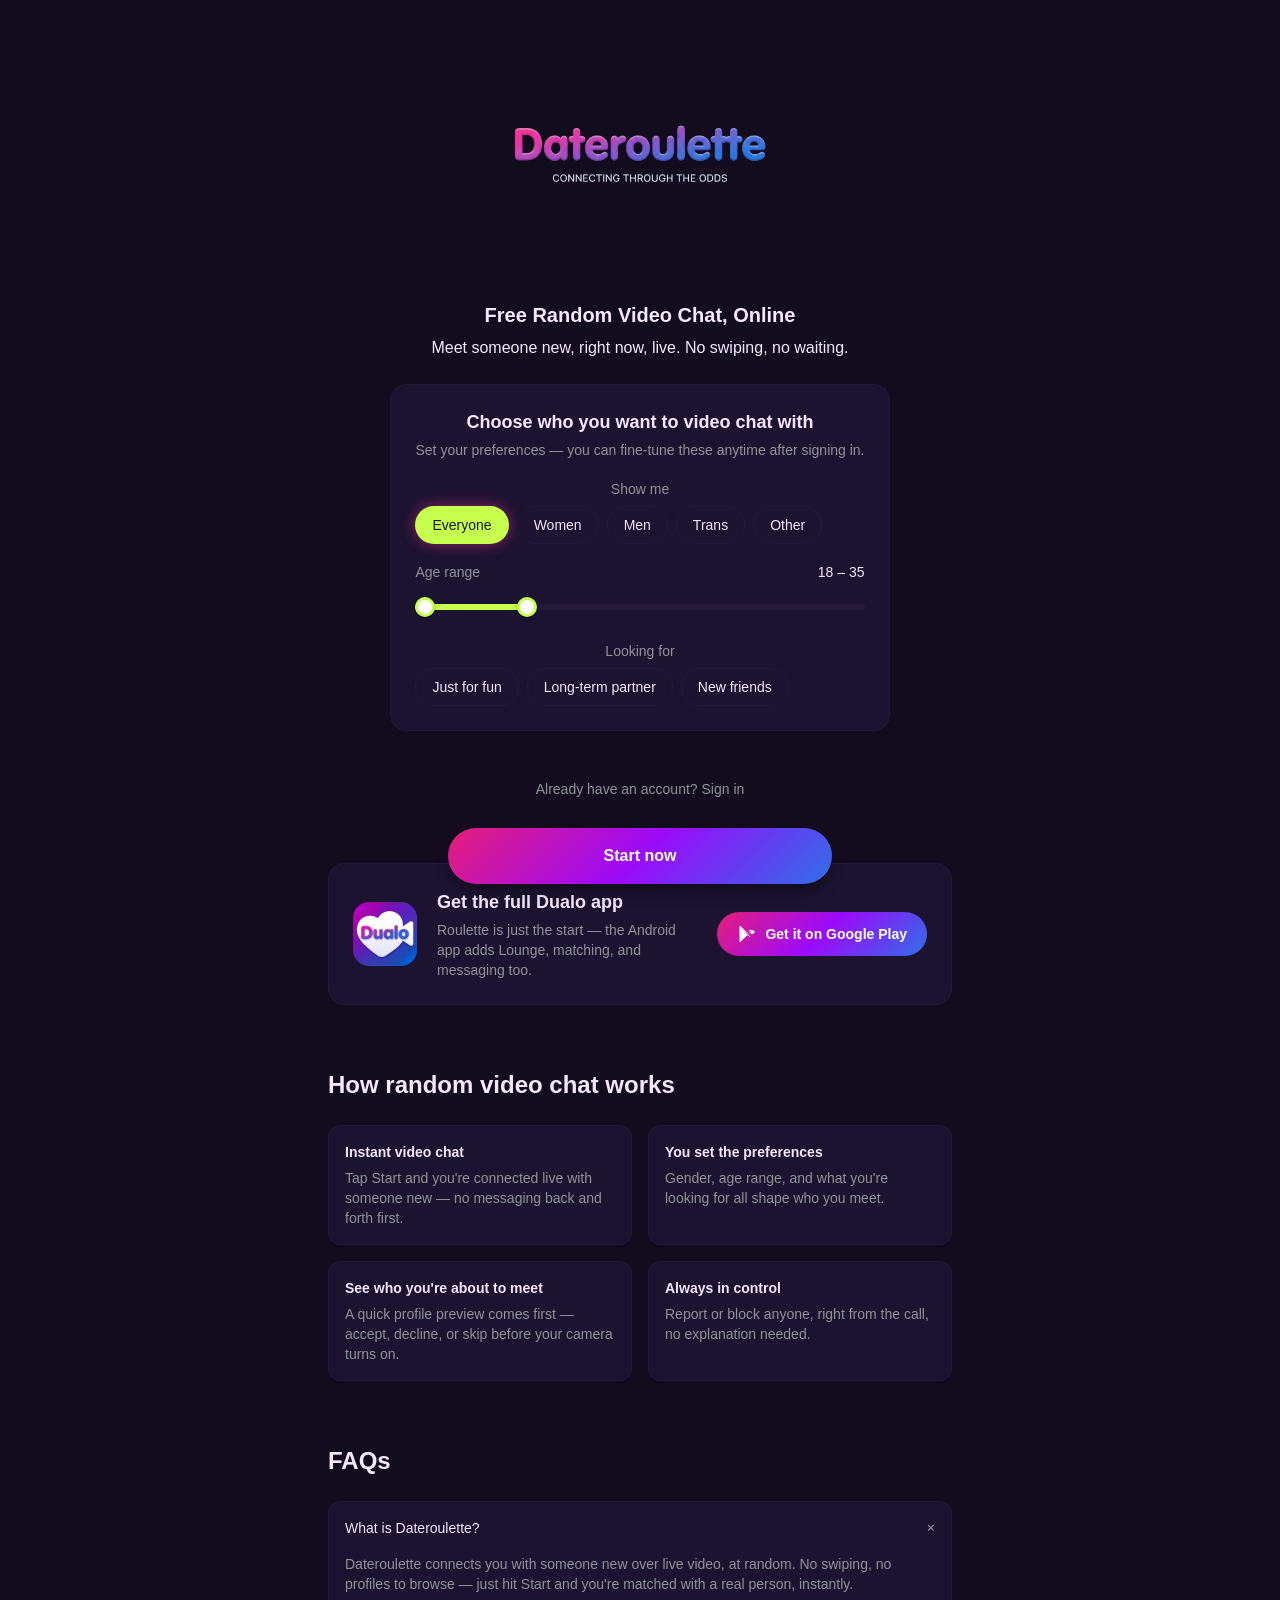
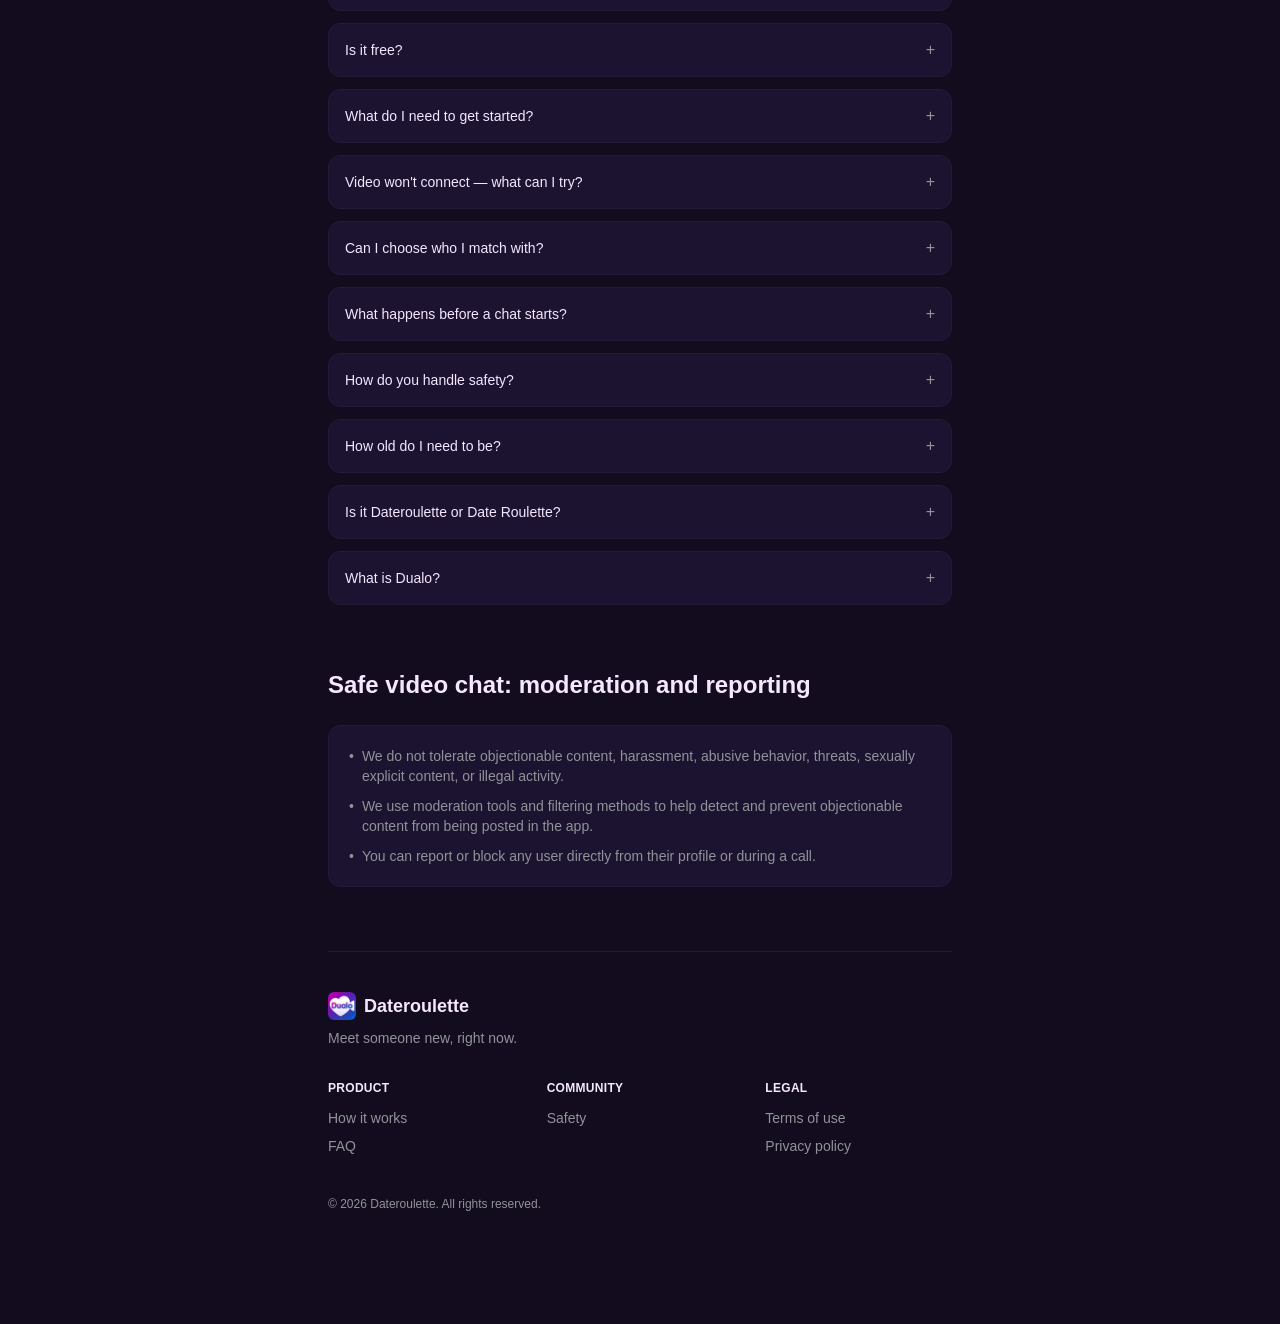
<file: login.html>
<!DOCTYPE html><html lang="en" class="geist_a71539c9-module__T19VSG__variable geist_mono_8d43a2aa-module__8Li5zG__variable h-dvh antialiased"><head><meta charSet="utf-8"/><meta name="viewport" content="width=device-width, initial-scale=1"/><link rel="preload" href="/_next/static/media/797e433ab948586e-s.p.0r6juujl39pe6.woff2" as="font" crossorigin="" type="font/woff2"/><link rel="preload" href="/_next/static/media/caa3a2e1cccd8315-s.p.0wgildi0cnwt9.woff2" as="font" crossorigin="" type="font/woff2"/><link rel="preload" as="image" href="/dateroulette-wordmark.png"/><link rel="preload" as="image" href="/dateroulette-icon.png"/><link rel="stylesheet" href="/_next/static/chunks/1tn8xwkzmupw3.css" data-precedence="next"/><link rel="preload" as="script" fetchPriority="low" href="/_next/static/chunks/3925mvv63rr2r.js"/><script src="/_next/static/chunks/11jq0c2_zavac.js" async=""></script><script src="/_next/static/chunks/1h9cw4ac8hx1t.js" async=""></script><script src="/_next/static/chunks/42raw4av2y2nd.js" async=""></script><script src="/_next/static/chunks/turbopack-1vf3akkf4yfir.js" async=""></script><script src="/_next/static/chunks/3-ge4e9h81rhi.js" async=""></script><script src="/_next/static/chunks/15i5efkhdo9o8.js" async=""></script><script src="/_next/static/chunks/2q9te54l-k0ch.js" async=""></script><meta name="theme-color" content="#120C1E"/><title>Dateroulette - Free Random Video Chat Online</title><meta name="description" content="Dateroulette is free random video chat online — meet someone new right now, live on webcam. Talk to strangers, find a date, or just flirt. No swiping, no waiting, no sign-up fees — just hit Start."/><link rel="manifest" href="/manifest.webmanifest"/><meta name="keywords" content="chatroulette,dateroulette,dualo,date,roulette,dating,video chat,chat,online dating,love,random video chat,video dating,talk to strangers,meet new people,omegle alternative,stranger chat,webcam chat,live video chat,random chat,video call strangers,singles,meet singles,find a date,blind date,speed dating,flirt,free video chat,anonymous chat,instant match,meet people online,social discovery"/><meta name="robots" content="index, follow"/><link rel="canonical" href="https://dateroulette.online/login"/><meta property="og:title" content="Dateroulette - Free Random Video Chat Online"/><meta property="og:description" content="Free random video chat online. Talk to strangers, find a date, or just flirt live on webcam — instant match every time you hit Start."/><meta property="og:url" content="https://dateroulette.online"/><meta property="og:site_name" content="Dateroulette"/><meta property="og:image" content="https://dateroulette.online/dateroulette-wordmark.png"/><meta property="og:type" content="website"/><meta name="twitter:card" content="summary_large_image"/><meta name="twitter:title" content="Dateroulette - Free Random Video Chat Online"/><meta name="twitter:description" content="Free random video chat online. Talk to strangers, find a date, or just flirt live on webcam — instant match every time you hit Start."/><meta name="twitter:image" content="https://dateroulette.online/dateroulette-wordmark.png"/><link rel="icon" href="/favicon.ico?favicon.2k-uxbjzl2xl0.ico" sizes="48x48" type="image/x-icon"/><link rel="icon" href="/icon.png?icon.0ioc8jioj-ayt.png" sizes="512x512" type="image/png"/><link rel="apple-touch-icon" href="/apple-icon.png?apple-icon.0ioc8jioj-ayt.png" sizes="512x512" type="image/png"/><meta name="next-size-adjust" content=""/><script src="/_next/static/chunks/0cz1d0mv5g_q7.js" noModule=""></script></head><body class="min-h-dvh flex flex-col"><div hidden=""><!--$--><!--/$--></div><div class="min-h-full bg-surface-bg2"><script type="application/ld+json">{"@context":"https://schema.org","@type":"WebApplication","name":"Dateroulette","url":"https://dateroulette.online","description":"Free random video chat online. Talk to strangers, find a date, or just flirt live on webcam — instant match every time you hit Start.","applicationCategory":"SocialNetworkingApplication","operatingSystem":"Any","offers":{"@type":"Offer","price":"0","priceCurrency":"USD"}}</script><script type="application/ld+json">{"@context":"https://schema.org","@type":"FAQPage","mainEntity":[{"@type":"Question","name":"What is Dateroulette?","acceptedAnswer":{"@type":"Answer","text":"Dateroulette connects you with someone new over live video, at random. No swiping, no profiles to browse — just hit Start and you're matched with a real person, instantly."}},{"@type":"Question","name":"Is it free?","acceptedAnswer":{"@type":"Answer","text":"Yes. Dateroulette is completely free to use — no subscription, no paywall."}},{"@type":"Question","name":"What do I need to get started?","acceptedAnswer":{"@type":"Answer","text":"A camera and microphone, and about 30 seconds to sign in. You can sign in with Google, Apple, or email."}},{"@type":"Question","name":"Video won't connect — what can I try?","acceptedAnswer":{"@type":"Answer","text":"Ad blockers and popup blockers can stop Dateroulette from setting up a video connection. Turn yours off for dateroulette.online and reload the page. A VPN or a very restrictive network can cause the same problem, so try switching those off too."}},{"@type":"Question","name":"Can I choose who I match with?","acceptedAnswer":{"@type":"Answer","text":"Yes. Set your preferences — who you'd like to see, your age range, and what you're looking for (just for fun, new friends, or something long-term) — and matching respects them."}},{"@type":"Question","name":"What happens before a chat starts?","acceptedAnswer":{"@type":"Answer","text":"You'll see basic profile info about the person you're about to connect with, and you can accept, decline, or skip before your camera or mic ever turns on."}},{"@type":"Question","name":"How do you handle safety?","acceptedAnswer":{"@type":"Answer","text":"We don't tolerate harassment, abusive behavior, or explicit content. You can report or block anyone directly from a call or their profile, and our moderation tools help catch problems before they reach you."}},{"@type":"Question","name":"How old do I need to be?","acceptedAnswer":{"@type":"Answer","text":"You must be 18 or older to use Dateroulette."}},{"@type":"Question","name":"Is it Dateroulette or Date Roulette?","acceptedAnswer":{"@type":"Answer","text":"Either way — Dateroulette is one word as a brand name, but \"date roulette\" is exactly what it is: a random spin that connects you with someone new."}},{"@type":"Question","name":"What is Dualo?","acceptedAnswer":{"@type":"Answer","text":"Dualo is the native mobile app for this same product — Dateroulette is the web version. Both connect you with someone new over live video; the Android/iOS app additionally has Lounge, matching, and messaging."}}]}</script><script type="application/ld+json">{"@context":"https://schema.org","@type":"Organization","name":"Dateroulette","alternateName":"Dualo","url":"https://dateroulette.online","logo":"https://dateroulette.online/dateroulette-icon.png"}</script><script type="application/ld+json">{"@context":"https://schema.org","@type":"WebSite","name":"Dateroulette","url":"https://dateroulette.online"}</script><div class="relative overflow-hidden"><div class="absolute inset-0 overflow-hidden"><video autoPlay="" muted="" loop="" playsInline="" class="absolute inset-0 h-full w-full object-cover" src="/promo.mp4"></video><div class="absolute inset-0 bg-gradient-to-b from-surface-bg2/60 via-surface-bg2/30 to-surface-bg2"></div></div><div class="relative flex flex-col items-center px-6 pb-6 pt-3 text-center"><img alt="Dateroulette — connecting through the odds" width="1024" height="1024" decoding="async" data-nimg="1" class="h-auto w-[clamp(10.5rem,32.68vw,17.5rem)] " style="color:transparent" src="/dateroulette-wordmark.png"/><h1 class="mt-2 text-[clamp(0.95rem,2.4vw,1.25rem)] font-semibold text-text-light">Free Random Video Chat, Online</h1><p class="mt-1.5 max-w-md text-[clamp(0.75rem,2vw,1rem)] text-text-light">Meet someone new, right now, live. No swiping, no waiting.</p><div class="mt-6 w-full sm:w-fit"><div class="landing-card-reveal relative z-10 max-h-[70dvh] w-full overflow-y-auto rounded-2xl border border-surface2 bg-surface sm:min-w-[360px]"><div class="p-[clamp(0.875rem,2.5vw,1.5rem)]"><h2 class="text-[clamp(0.95rem,2.2vw,1.125rem)] font-semibold text-text-light">Choose who you want to video chat with</h2><p class="mt-1 text-[clamp(0.7rem,1.6vw,0.875rem)] text-text-secondary">Set your preferences — you can fine-tune these anytime after signing in.</p><div class="mt-[clamp(0.625rem,2vh,1.25rem)]"><label class="mb-1.5 block text-[clamp(0.7rem,1.6vw,0.875rem)] text-text-secondary">Show me</label><div class="landing-glow-items flex flex-wrap gap-[clamp(0.3rem,1vw,0.5rem)]"><button type="button" class="rounded-full border px-4 py-2 text-sm font-medium transition-colors border-transparent bg-lime text-zinc-900 landing-chip-glow">Everyone</button><button type="button" class="rounded-full border px-4 py-2 text-sm font-medium transition-colors border-surface2 bg-surface text-text-light hover:bg-surface2">Women</button><button type="button" class="rounded-full border px-4 py-2 text-sm font-medium transition-colors border-surface2 bg-surface text-text-light hover:bg-surface2">Men</button><button type="button" class="rounded-full border px-4 py-2 text-sm font-medium transition-colors border-surface2 bg-surface text-text-light hover:bg-surface2">Trans</button><button type="button" class="rounded-full border px-4 py-2 text-sm font-medium transition-colors border-surface2 bg-surface text-text-light hover:bg-surface2">Other</button></div></div><div class="mt-[clamp(0.625rem,2vh,1.25rem)]"><div class="flex items-center justify-between"><span class="text-[clamp(0.7rem,1.6vw,0.875rem)] text-text-secondary">Age range</span><span class="text-[clamp(0.7rem,1.6vw,0.875rem)] font-medium text-text-light">18<!-- --> – <!-- -->35</span></div><div class="mt-2"><div class="relative h-8 w-full"><div class="absolute top-1/2 h-1.5 w-full -translate-y-1/2 rounded-full bg-surface2"></div><div class="absolute top-1/2 h-1.5 -translate-y-1/2 rounded-full bg-lime" style="left:0%;right:76.38888888888889%"></div><input type="range" min="18" max="90" aria-label="Minimum age" class="range-thumb-only absolute inset-x-0 top-1/2 w-full -translate-y-1/2" value="18"/><input type="range" min="18" max="90" aria-label="Maximum age" class="range-thumb-only absolute inset-x-0 top-1/2 w-full -translate-y-1/2" value="35"/></div></div></div><div class="mt-[clamp(0.625rem,2vh,1.25rem)]"><label class="mb-1.5 block text-[clamp(0.7rem,1.6vw,0.875rem)] text-text-secondary">Looking for</label><div class="landing-glow-items flex flex-wrap gap-[clamp(0.3rem,1vw,0.5rem)]"><button type="button" class="rounded-full border px-4 py-2 text-sm font-medium transition-colors border-surface2 bg-surface text-text-light hover:bg-surface2">Just for fun</button><button type="button" class="rounded-full border px-4 py-2 text-sm font-medium transition-colors border-surface2 bg-surface text-text-light hover:bg-surface2">Long-term partner</button><button type="button" class="rounded-full border px-4 py-2 text-sm font-medium transition-colors border-surface2 bg-surface text-text-light hover:bg-surface2">New friends</button></div></div></div></div></div></div></div><div class="mt-6 flex justify-center px-6"><button type="button" class="landing-hover-glow-text rounded-full text-sm text-text-secondary hover:text-text-light">Already have an account? Sign in</button></div><section class="mx-auto mt-16 w-full max-w-2xl px-6"><div class="flex flex-col items-center gap-5 rounded-2xl border border-surface2 bg-surface p-6 text-center sm:flex-row sm:text-left transition-all duration-700 ease-out motion-reduce:transition-none translate-y-6 opacity-0 motion-reduce:translate-y-0 motion-reduce:opacity-100"><img alt="Dualo app icon" loading="lazy" width="64" height="64" decoding="async" data-nimg="1" class="rounded-2xl" style="color:transparent" src="/dateroulette-icon.png"/><div class="flex-1"><h2 class="text-lg font-semibold text-text-light">Get the full Dualo app</h2><p class="mt-1 text-sm text-text-secondary">Roulette is just the start — the Android app adds Lounge, matching, and messaging too.</p></div><a href="https://play.google.com/store/apps/details?id=com.shellyapps.hive" target="_blank" rel="noopener noreferrer" style="background-image:linear-gradient(135deg, #E51E7A, #9B0BF9, #2F6FE8)" class="landing-hover-glow flex shrink-0 items-center gap-2 rounded-full px-5 py-3 text-sm font-semibold text-white transition-opacity hover:opacity-90"><svg viewBox="0 0 24 24" class="h-5 w-5 fill-current" aria-hidden="true"><path d="M3.6 2.1c-.4.3-.6.8-.6 1.4v17c0 .6.2 1.1.6 1.4l.1.1L13.9 12 3.7 2 3.6 2.1Zm12.9 8.5-2.6-2.6L4.2 17.7l7.3-7.3 2.6-2.6 2.4-1.2Zm-2.6 2.6 2.6 2.6-2.4-1.2-7.3-7.3 7.1 5.9Zm3.6-.6 3-1.7c.5-.3.8-.7.8-1.2s-.3-.9-.8-1.2l-3-1.7-2.7 2.7 2.7 2.9Z"></path></svg>Get it on Google Play</a></div></section><section id="about" class="mx-auto mt-16 w-full max-w-2xl px-6"><div class=" transition-all duration-700 ease-out motion-reduce:transition-none translate-y-6 opacity-0 motion-reduce:translate-y-0 motion-reduce:opacity-100"><h2 class="text-2xl font-semibold text-text-light">How random video chat works</h2><div class="mt-6 grid grid-cols-1 gap-4 sm:grid-cols-2"><div class="landing-hover-scale-glow rounded-xl border border-surface2 bg-surface p-4 "><h3 class="text-sm font-semibold text-text-light">Instant video chat</h3><p class="mt-1.5 text-sm text-text-secondary">Tap Start and you&#x27;re connected live with someone new — no messaging back and forth first.</p></div><div class="landing-hover-scale-glow rounded-xl border border-surface2 bg-surface p-4 "><h3 class="text-sm font-semibold text-text-light">You set the preferences</h3><p class="mt-1.5 text-sm text-text-secondary">Gender, age range, and what you&#x27;re looking for all shape who you meet.</p></div><div class="landing-hover-scale-glow rounded-xl border border-surface2 bg-surface p-4 "><h3 class="text-sm font-semibold text-text-light">See who you&#x27;re about to meet</h3><p class="mt-1.5 text-sm text-text-secondary">A quick profile preview comes first — accept, decline, or skip before your camera turns on.</p></div><div class="landing-hover-scale-glow rounded-xl border border-surface2 bg-surface p-4 "><h3 class="text-sm font-semibold text-text-light">Always in control</h3><p class="mt-1.5 text-sm text-text-secondary">Report or block anyone, right from the call, no explanation needed.</p></div></div></div></section><section id="faq" class="mx-auto mt-16 w-full max-w-2xl px-6"><script type="application/ld+json">{"@context":"https://schema.org","@type":"FAQPage","mainEntity":[{"@type":"Question","name":"What is Dateroulette?","acceptedAnswer":{"@type":"Answer","text":"Dateroulette connects you with someone new over live video, at random. No swiping, no profiles to browse — just hit Start and you're matched with a real person, instantly."}},{"@type":"Question","name":"Is it free?","acceptedAnswer":{"@type":"Answer","text":"Yes. Dateroulette is completely free to use — no subscription, no paywall."}},{"@type":"Question","name":"What do I need to get started?","acceptedAnswer":{"@type":"Answer","text":"A camera and microphone, and about 30 seconds to sign in. You can sign in with Google, Apple, or email."}},{"@type":"Question","name":"Video won't connect — what can I try?","acceptedAnswer":{"@type":"Answer","text":"Ad blockers and popup blockers can stop Dateroulette from setting up a video connection. Turn yours off for dateroulette.online and reload the page. A VPN or a very restrictive network can cause the same problem, so try switching those off too."}},{"@type":"Question","name":"Can I choose who I match with?","acceptedAnswer":{"@type":"Answer","text":"Yes. Set your preferences — who you'd like to see, your age range, and what you're looking for (just for fun, new friends, or something long-term) — and matching respects them."}},{"@type":"Question","name":"What happens before a chat starts?","acceptedAnswer":{"@type":"Answer","text":"You'll see basic profile info about the person you're about to connect with, and you can accept, decline, or skip before your camera or mic ever turns on."}},{"@type":"Question","name":"How do you handle safety?","acceptedAnswer":{"@type":"Answer","text":"We don't tolerate harassment, abusive behavior, or explicit content. You can report or block anyone directly from a call or their profile, and our moderation tools help catch problems before they reach you."}},{"@type":"Question","name":"How old do I need to be?","acceptedAnswer":{"@type":"Answer","text":"You must be 18 or older to use Dateroulette."}},{"@type":"Question","name":"Is it Dateroulette or Date Roulette?","acceptedAnswer":{"@type":"Answer","text":"Either way — Dateroulette is one word as a brand name, but \"date roulette\" is exactly what it is: a random spin that connects you with someone new."}},{"@type":"Question","name":"What is Dualo?","acceptedAnswer":{"@type":"Answer","text":"Dualo is the native mobile app for this same product — Dateroulette is the web version. Both connect you with someone new over live video; the Android/iOS app additionally has Lounge, matching, and messaging."}}]}</script><div class=" transition-all duration-700 ease-out motion-reduce:transition-none translate-y-6 opacity-0 motion-reduce:translate-y-0 motion-reduce:opacity-100"><h2 class="text-2xl font-semibold text-text-light">FAQs</h2><div class="mt-6 flex flex-col gap-3"><div class="rounded-xl border border-surface2 bg-surface"><button type="button" aria-expanded="true" class="landing-hover-glow flex w-full items-center justify-between gap-4 rounded-xl px-4 py-3.5 text-left"><span class="text-sm font-medium text-text-light">What is Dateroulette?</span><span class="shrink-0 text-text-secondary transition-transform rotate-45" aria-hidden="true">+</span></button><div class="grid overflow-hidden transition-[grid-template-rows] duration-200 ease-out" style="grid-template-rows:1fr"><div class="overflow-hidden"><p class="px-4 pb-4 text-sm text-text-secondary">Dateroulette connects you with someone new over live video, at random. No swiping, no profiles to browse — just hit Start and you&#x27;re matched with a real person, instantly.</p></div></div></div><div class="rounded-xl border border-surface2 bg-surface"><button type="button" aria-expanded="false" class="landing-hover-glow flex w-full items-center justify-between gap-4 rounded-xl px-4 py-3.5 text-left"><span class="text-sm font-medium text-text-light">Is it free?</span><span class="shrink-0 text-text-secondary transition-transform " aria-hidden="true">+</span></button><div class="grid overflow-hidden transition-[grid-template-rows] duration-200 ease-out" style="grid-template-rows:0fr"><div class="overflow-hidden"><p class="px-4 pb-4 text-sm text-text-secondary">Yes. Dateroulette is completely free to use — no subscription, no paywall.</p></div></div></div><div class="rounded-xl border border-surface2 bg-surface"><button type="button" aria-expanded="false" class="landing-hover-glow flex w-full items-center justify-between gap-4 rounded-xl px-4 py-3.5 text-left"><span class="text-sm font-medium text-text-light">What do I need to get started?</span><span class="shrink-0 text-text-secondary transition-transform " aria-hidden="true">+</span></button><div class="grid overflow-hidden transition-[grid-template-rows] duration-200 ease-out" style="grid-template-rows:0fr"><div class="overflow-hidden"><p class="px-4 pb-4 text-sm text-text-secondary">A camera and microphone, and about 30 seconds to sign in. You can sign in with Google, Apple, or email.</p></div></div></div><div class="rounded-xl border border-surface2 bg-surface"><button type="button" aria-expanded="false" class="landing-hover-glow flex w-full items-center justify-between gap-4 rounded-xl px-4 py-3.5 text-left"><span class="text-sm font-medium text-text-light">Video won&#x27;t connect — what can I try?</span><span class="shrink-0 text-text-secondary transition-transform " aria-hidden="true">+</span></button><div class="grid overflow-hidden transition-[grid-template-rows] duration-200 ease-out" style="grid-template-rows:0fr"><div class="overflow-hidden"><p class="px-4 pb-4 text-sm text-text-secondary">Ad blockers and popup blockers can stop Dateroulette from setting up a video connection. Turn yours off for dateroulette.online and reload the page. A VPN or a very restrictive network can cause the same problem, so try switching those off too.</p></div></div></div><div class="rounded-xl border border-surface2 bg-surface"><button type="button" aria-expanded="false" class="landing-hover-glow flex w-full items-center justify-between gap-4 rounded-xl px-4 py-3.5 text-left"><span class="text-sm font-medium text-text-light">Can I choose who I match with?</span><span class="shrink-0 text-text-secondary transition-transform " aria-hidden="true">+</span></button><div class="grid overflow-hidden transition-[grid-template-rows] duration-200 ease-out" style="grid-template-rows:0fr"><div class="overflow-hidden"><p class="px-4 pb-4 text-sm text-text-secondary">Yes. Set your preferences — who you&#x27;d like to see, your age range, and what you&#x27;re looking for (just for fun, new friends, or something long-term) — and matching respects them.</p></div></div></div><div class="rounded-xl border border-surface2 bg-surface"><button type="button" aria-expanded="false" class="landing-hover-glow flex w-full items-center justify-between gap-4 rounded-xl px-4 py-3.5 text-left"><span class="text-sm font-medium text-text-light">What happens before a chat starts?</span><span class="shrink-0 text-text-secondary transition-transform " aria-hidden="true">+</span></button><div class="grid overflow-hidden transition-[grid-template-rows] duration-200 ease-out" style="grid-template-rows:0fr"><div class="overflow-hidden"><p class="px-4 pb-4 text-sm text-text-secondary">You&#x27;ll see basic profile info about the person you&#x27;re about to connect with, and you can accept, decline, or skip before your camera or mic ever turns on.</p></div></div></div><div class="rounded-xl border border-surface2 bg-surface"><button type="button" aria-expanded="false" class="landing-hover-glow flex w-full items-center justify-between gap-4 rounded-xl px-4 py-3.5 text-left"><span class="text-sm font-medium text-text-light">How do you handle safety?</span><span class="shrink-0 text-text-secondary transition-transform " aria-hidden="true">+</span></button><div class="grid overflow-hidden transition-[grid-template-rows] duration-200 ease-out" style="grid-template-rows:0fr"><div class="overflow-hidden"><p class="px-4 pb-4 text-sm text-text-secondary">We don&#x27;t tolerate harassment, abusive behavior, or explicit content. You can report or block anyone directly from a call or their profile, and our moderation tools help catch problems before they reach you.</p></div></div></div><div class="rounded-xl border border-surface2 bg-surface"><button type="button" aria-expanded="false" class="landing-hover-glow flex w-full items-center justify-between gap-4 rounded-xl px-4 py-3.5 text-left"><span class="text-sm font-medium text-text-light">How old do I need to be?</span><span class="shrink-0 text-text-secondary transition-transform " aria-hidden="true">+</span></button><div class="grid overflow-hidden transition-[grid-template-rows] duration-200 ease-out" style="grid-template-rows:0fr"><div class="overflow-hidden"><p class="px-4 pb-4 text-sm text-text-secondary">You must be 18 or older to use Dateroulette.</p></div></div></div><div class="rounded-xl border border-surface2 bg-surface"><button type="button" aria-expanded="false" class="landing-hover-glow flex w-full items-center justify-between gap-4 rounded-xl px-4 py-3.5 text-left"><span class="text-sm font-medium text-text-light">Is it Dateroulette or Date Roulette?</span><span class="shrink-0 text-text-secondary transition-transform " aria-hidden="true">+</span></button><div class="grid overflow-hidden transition-[grid-template-rows] duration-200 ease-out" style="grid-template-rows:0fr"><div class="overflow-hidden"><p class="px-4 pb-4 text-sm text-text-secondary">Either way — Dateroulette is one word as a brand name, but &quot;date roulette&quot; is exactly what it is: a random spin that connects you with someone new.</p></div></div></div><div class="rounded-xl border border-surface2 bg-surface"><button type="button" aria-expanded="false" class="landing-hover-glow flex w-full items-center justify-between gap-4 rounded-xl px-4 py-3.5 text-left"><span class="text-sm font-medium text-text-light">What is Dualo?</span><span class="shrink-0 text-text-secondary transition-transform " aria-hidden="true">+</span></button><div class="grid overflow-hidden transition-[grid-template-rows] duration-200 ease-out" style="grid-template-rows:0fr"><div class="overflow-hidden"><p class="px-4 pb-4 text-sm text-text-secondary">Dualo is the native mobile app for this same product — Dateroulette is the web version. Both connect you with someone new over live video; the Android/iOS app additionally has Lounge, matching, and messaging.</p></div></div></div></div></div></section><section id="safety" class="mx-auto mt-16 w-full max-w-2xl px-6"><div class=" transition-all duration-700 ease-out motion-reduce:transition-none translate-y-6 opacity-0 motion-reduce:translate-y-0 motion-reduce:opacity-100"><h2 class="text-2xl font-semibold text-text-light">Safe video chat: moderation and reporting</h2><div class="landing-hover-scale mt-6 rounded-xl border border-surface2 bg-surface p-5"><ul class="flex flex-col gap-2.5"><li class="flex gap-2 text-sm text-text-secondary"><span>•</span><span>We do not tolerate objectionable content, harassment, abusive behavior, threats, sexually explicit content, or illegal activity.</span></li><li class="flex gap-2 text-sm text-text-secondary"><span>•</span><span>We use moderation tools and filtering methods to help detect and prevent objectionable content from being posted in the app.</span></li><li class="flex gap-2 text-sm text-text-secondary"><span>•</span><span>You can report or block any user directly from their profile or during a call.</span></li></ul></div></div></section><footer class="mx-auto mt-16 w-full max-w-2xl px-6 pb-28"><div class="border-t border-surface2 pt-10 transition-all duration-700 ease-out motion-reduce:transition-none translate-y-6 opacity-0 motion-reduce:translate-y-0 motion-reduce:opacity-100"><div class="flex items-center gap-2"><img alt="Dateroulette" width="28" height="28" decoding="async" data-nimg="1" style="color:transparent;border-radius:6.16px" src="/dateroulette-icon.png"/><span class="text-lg font-bold text-text-light">Dateroulette</span></div><p class="mt-2 text-sm text-text-secondary">Meet someone new, right now.</p><div class="mt-8 grid grid-cols-2 gap-8 sm:grid-cols-3"><div><h3 class="text-xs font-semibold uppercase tracking-wide text-text-light">Product</h3><div class="mt-3 flex flex-col gap-2"><a href="#about" class="landing-hover-glow-text text-sm text-text-secondary hover:text-text-light">How it works</a><a href="#faq" class="landing-hover-glow-text text-sm text-text-secondary hover:text-text-light">FAQ</a></div></div><div><h3 class="text-xs font-semibold uppercase tracking-wide text-text-light">Community</h3><div class="mt-3 flex flex-col gap-2"><a href="#safety" class="landing-hover-glow-text text-sm text-text-secondary hover:text-text-light">Safety</a></div></div><div><h3 class="text-xs font-semibold uppercase tracking-wide text-text-light">Legal</h3><div class="mt-3 flex flex-col gap-2"><a href="https://dualo-terms-of-use.pages.dev/" target="_blank" rel="noopener noreferrer" class="landing-hover-glow-text text-sm text-text-secondary hover:text-text-light">Terms of use</a><a href="https://dualo-privacy-policy.pages.dev/" target="_blank" rel="noopener noreferrer" class="landing-hover-glow-text text-sm text-text-secondary hover:text-text-light">Privacy policy</a></div></div></div><p class="mt-10 text-xs text-text-secondary">© <!-- -->2026<!-- --> Dateroulette. All rights reserved.</p></div></footer><div class="fixed inset-x-0 bottom-0 z-50 flex justify-center px-6 pb-4" style="padding-bottom:calc(env(safe-area-inset-bottom) + 1rem)"><button type="button" style="background-image:linear-gradient(135deg, #E51E7A, #9B0BF9, #2F6FE8)" class="landing-cta-anim w-full max-w-sm rounded-full px-8 py-4 text-base font-semibold text-white shadow-lg shadow-black/30 transition-opacity hover:opacity-90">Start now</button></div></div><!--$--><!--/$--><script src="/_next/static/chunks/3925mvv63rr2r.js" id="_R_" async=""></script><script>(self.__next_f=self.__next_f||[]).push([0])</script><script>self.__next_f.push([1,"1:\"$Sreact.fragment\"\n2:I[92653,[\"/_next/static/chunks/3-ge4e9h81rhi.js\",\"/_next/static/chunks/15i5efkhdo9o8.js\"],\"default\"]\n3:I[39756,[\"/_next/static/chunks/3-ge4e9h81rhi.js\",\"/_next/static/chunks/15i5efkhdo9o8.js\"],\"default\"]\n4:I[37457,[\"/_next/static/chunks/3-ge4e9h81rhi.js\",\"/_next/static/chunks/15i5efkhdo9o8.js\"],\"default\"]\n5:I[47257,[\"/_next/static/chunks/3-ge4e9h81rhi.js\",\"/_next/static/chunks/15i5efkhdo9o8.js\"],\"ClientPageRoot\"]\n6:I[89954,[\"/_next/static/chunks/3-ge4e9h81rhi.js\",\"/_next/static/chunks/15i5efkhdo9o8.js\",\"/_next/static/chunks/2q9te54l-k0ch.js\"],\"default\"]\n9:I[97367,[\"/_next/static/chunks/3-ge4e9h81rhi.js\",\"/_next/static/chunks/15i5efkhdo9o8.js\"],\"OutletBoundary\"]\na:\"$Sreact.suspense\"\nc:I[97367,[\"/_next/static/chunks/3-ge4e9h81rhi.js\",\"/_next/static/chunks/15i5efkhdo9o8.js\"],\"ViewportBoundary\"]\ne:I[97367,[\"/_next/static/chunks/3-ge4e9h81rhi.js\",\"/_next/static/chunks/15i5efkhdo9o8.js\"],\"MetadataBoundary\"]\n10:I[68027,[\"/_next/static/chunks/3-ge4e9h81rhi.js\",\"/_next/static/chunks/15i5efkhdo9o8.js\"],\"default\",1]\n:HL[\"/_next/static/chunks/1tn8xwkzmupw3.css\",\"style\"]\n:HL[\"/_next/static/media/797e433ab948586e-s.p.0r6juujl39pe6.woff2\",\"font\",{\"crossOrigin\":\"\",\"type\":\"font/woff2\"}]\n:HL[\"/_next/static/media/caa3a2e1cccd8315-s.p.0wgildi0cnwt9.woff2\",\"font\",{\"crossOrigin\":\"\",\"type\":\"font/woff2\"}]\n0:{\"P\":null,\"c\":[\"\",\"login\"],\"q\":\"\",\"i\":false,\"f\":[[[\"\",{\"children\":[\"login\",{\"children\":[\"__PAGE__\",{},\"$undefined\",\"$undefined\",4608]},\"$undefined\",\"$undefined\",4608]},\"$undefined\",\"$undefined\",4624],[[\"$\",\"$1\",\"c\",{\"children\":[[[\"$\",\"link\",\"0\",{\"rel\":\"stylesheet\",\"href\":\"/_next/static/chunks/1tn8xwkzmupw3.css\",\"precedence\":\"next\",\"crossOrigin\":\"$undefined\",\"nonce\":\"$undefined\"}],[\"$\",\"script\",\"script-0\",{\"src\":\"/_next/static/chunks/3-ge4e9h81rhi.js\",\"async\":true,\"nonce\":\"$undefined\"}],[\"$\",\"script\",\"script-1\",{\"src\":\"/_next/static/chunks/15i5efkhdo9o8.js\",\"async\":true,\"nonce\":\"$undefined\"}]],[\"$\",\"html\",null,{\"lang\":\"en\",\"className\":\"geist_a71539c9-module__T19VSG__variable geist_mono_8d43a2aa-module__8Li5zG__variable h-dvh antialiased\",\"children\":[\"$\",\"body\",null,{\"className\":\"min-h-dvh flex flex-col\",\"children\":[\"$\",\"$L2\",null,{\"children\":[\"$\",\"$L3\",null,{\"parallelRouterKey\":\"children\",\"error\":\"$undefined\",\"errorStyles\":\"$undefined\",\"errorScripts\":\"$undefined\",\"template\":[\"$\",\"$L4\",null,{}],\"templateStyles\":\"$undefined\",\"templateScripts\":\"$undefined\",\"notFound\":[[[\"$\",\"title\",null,{\"children\":\"404: This page could not be found.\"}],[\"$\",\"div\",null,{\"style\":{\"fontFamily\":\"system-ui,\\\"Segoe UI\\\",Roboto,Helvetica,Arial,sans-serif,\\\"Apple Color Emoji\\\",\\\"Segoe UI Emoji\\\"\",\"height\":\"100vh\",\"textAlign\":\"center\",\"display\":\"flex\",\"flexDirection\":\"column\",\"alignItems\":\"center\",\"justifyContent\":\"center\"},\"children\":[\"$\",\"div\",null,{\"children\":[[\"$\",\"style\",null,{\"dangerouslySetInnerHTML\":{\"__html\":\"body{color:#000;background:#fff;margin:0}.next-error-h1{border-right:1px solid rgba(0,0,0,.3)}@media (prefers-color-scheme:dark){body{color:#fff;background:#000}.next-error-h1{border-right:1px solid rgba(255,255,255,.3)}}\"}}],[\"$\",\"h1\",null,{\"className\":\"next-error-h1\",\"style\":{\"display\":\"inline-block\",\"margin\":\"0 20px 0 0\",\"padding\":\"0 23px 0 0\",\"fontSize\":24,\"fontWeight\":500,\"verticalAlign\":\"top\",\"lineHeight\":\"49px\"},\"children\":404}],[\"$\",\"div\",null,{\"style\":{\"display\":\"inline-block\"},\"children\":[\"$\",\"h2\",null,{\"style\":{\"fontSize\":14,\"fontWeight\":400,\"lineHeight\":\"49px\",\"margin\":0},\"children\":\"This page could not be found.\"}]}]]}]}]],[]],\"forbidden\":\"$undefined\",\"unauthorized\":\"$undefined\"}]}]}]}]]}],{\"children\":[[\"$\",\"$1\",\"c\",{\"children\":[null,[\"$\",\"$L3\",null,{\"parallelRouterKey\":\"children\",\"error\":\"$undefined\",\"errorStyles\":\"$undefined\",\"errorScripts\":\"$undefined\",\"template\":[\"$\",\"$L4\",null,{}],\"templateStyles\":\"$undefined\",\"templateScripts\":\"$undefined\",\"notFound\":\"$undefined\",\"forbidden\":\"$undefined\",\"unauthorized\":\"$undefined\"}]]}],{\"children\":[[\"$\",\"$1\",\"c\",{\"children\":[[\"$\",\"$L5\",null,{\"Component\":\"$6\",\"serverProvidedParams\":{\"searchParams\":{},\"params\":{},\"promises\":[\"$@7\",\"$@8\"]}}],[[\"$\",\"script\",\"script-0\",{\"src\":\"/_next/static/chunks/2q9te54l-k0ch.js\",\"async\":true,\"nonce\":\"$undefined\"}]],[\"$\",\"$L9\",null,{\"children\":[\"$\",\"$a\",null,{\"name\":\"Next.MetadataOutlet\",\"children\":\"$@b\"}]}]]}],{},null,false,null]},null,false,null]},null,false,null],[\"$\",\"$1\",\"h\",{\"children\":[null,[\"$\",\"$Lc\",null,{\"children\":\"$Ld\"}],[\"$\",\"div\",null,{\"hidden\":true,\"children\":[\"$\",\"$Le\",null,{\"children\":[\"$\",\"$a\",null,{\"name\":\"Next.Metadata\",\"children\":\"$Lf\"}]}]}],[\"$\",\"meta\",null,{\"name\":\"next-size-adjust\",\"content\":\"\"}]]}],false]],\"m\":\"$undefined\",\"G\":[\"$10\",[[\"$\",\"link\",\"0\",{\"rel\":\"stylesheet\",\"href\":\"/_next/static/chunks/1tn8xwkzmupw3.css\",\"precedence\":\"next\",\"crossOrigin\":\"$undefined\",\"nonce\":\"$undefined\"}]]],\"S\":true,\"h\":null,\"r\":\"$undefined\",\"s\":\"$undefined\",\"a\":\"$undefined\",\"l\":\"$undefined\",\"p\":\"$undefined\",\"d\":\"$undefined\",\"b\":\"-fuAw7LvfFXIalBMSftIc\"}\n7:{}\n8:\"$0:f:0:1:1:children:1:children:0:props:children:0:props:serverProvidedParams:params\"\nd:[[\"$\",\"meta\",\"0\",{\"charSet\":\"utf-8\"}],[\"$\",\"meta\",\"1\",{\"name\":\"viewport\",\"content\":\"width=device-width, initial-scale=1\"}],[\"$\",\"meta\",\"2\",{\"name\":\"theme-color\",\"content\":\"#120C1E\"}]]\n11:I[27201,[\"/_next/static/chunks/3-ge4e9h81rhi.js\",\"/_next/static/chunks/15i5efkhdo9o8.js\"],\"IconMark\"]\nb:null\nf:[[\"$\",\"title\",\"0\",{\"children\":\"Dateroulette - Free Random Video Chat Online\"}],[\"$\",\"meta\",\"1\",{\"name\":\"description\",\"content\":\"Dateroulette is free random video chat online — meet someone new right now, live on webcam. Talk to strangers, find a date, or just flirt. No swiping, no waiting, no sign-up fees — just hit Start.\"}],[\"$\",\"link\",\"2\",{\"rel\":\"manifest\",\"href\":\"/manifest.webmanifest\",\"crossOrigin\":\"$undefined\"}],[\"$\",\"meta\",\"3\",{\"name\":\"keywords\",\"content\":\"chatroulette,dateroulette,dualo,date,roulette,dating,video chat,chat,online dating,love,random video chat,video dating,talk to strangers,meet new people,omegle alternative,stranger chat,webcam chat,live video chat,random chat,video call strangers,singles,meet singles,find a date,blind date,speed dating,flirt,free video chat,anonymous chat,instant match,meet people online,social discovery\"}],[\"$\",\"meta\",\"4\",{\"name\":\"robots\",\"content\":\"index, follow\"}],[\"$\",\"link\",\"5\",{\"rel\":\"canonical\",\"href\":\"https://dateroulette.online/login\"}],[\"$\",\"meta\",\"6\",{\"property\":\"og:title\",\"content\":\"Dateroulette - Free Random Video Chat Online\"}],[\"$\",\"meta\",\"7\",{\"property\":\"og:description\",\"content\":\"Free random video chat online. Talk to strangers, find a date, or just flirt live on webcam — instant match every time you hit Start.\"}],[\"$\",\"meta\",\"8\",{\"property\":\"og:url\",\"content\":\"https://dateroulette.online\"}],[\"$\",\"meta\",\"9\",{\"property\":\"og:site_name\",\"content\":\"Dateroulette\"}],[\"$\",\"meta\",\"10\",{\"property\":\"og:image\",\"content\":\"https://dateroulette.online/dateroulette-wordmark.png\"}],[\"$\",\"meta\",\"11\",{\"property\":\"og:type\",\"content\":\"website\"}],[\"$\",\"meta\",\"12\",{\"name\":\"twitter:card\",\"content\":\"summary_large_image\"}],[\"$\",\"meta\",\"13\",{\"name\":\"twitter:title\",\"content\":\"Dateroulette - Free Random Video Chat Online\"}],[\"$\",\"meta\",\"14\",{\"name\":\"twitter:description\",\"content\":\"Free random video chat online. Talk to strangers, find a date, or just flirt live on webcam — instant match every time you hit Start.\"}],[\"$\",\"meta\",\"15\",{\"name\":\"twitter:image\",\"content\":\"https://dateroulette.online/dateroulette-wordmark.png\"}],[\"$\",\"link\",\"16\",{\"rel\":\"icon\",\"href\":\"/favicon.ico?favicon.2k-uxbjzl2xl0.ico\",\"sizes\":\"48x48\",\"type\":\"image/x-icon\"}],[\"$\",\"link\",\"17\",{\"rel\":\"icon\",\"href\":\"/icon.png?icon.0ioc8jioj-ayt.png\",\"sizes\":\"512x512\",\"type\":\"image/png\"}],[\"$\",\"link\",\"18\",{\"rel\":\"apple-touch-icon\",\"href\":\"/apple-icon.png?apple-icon.0ioc8jioj-ayt.png\",\"sizes\":\"512x512\",\"type\":\"image/png\"}],[\"$\",\"$L11\",\"19\",{}]]\n"])</script></body></html>
</file>
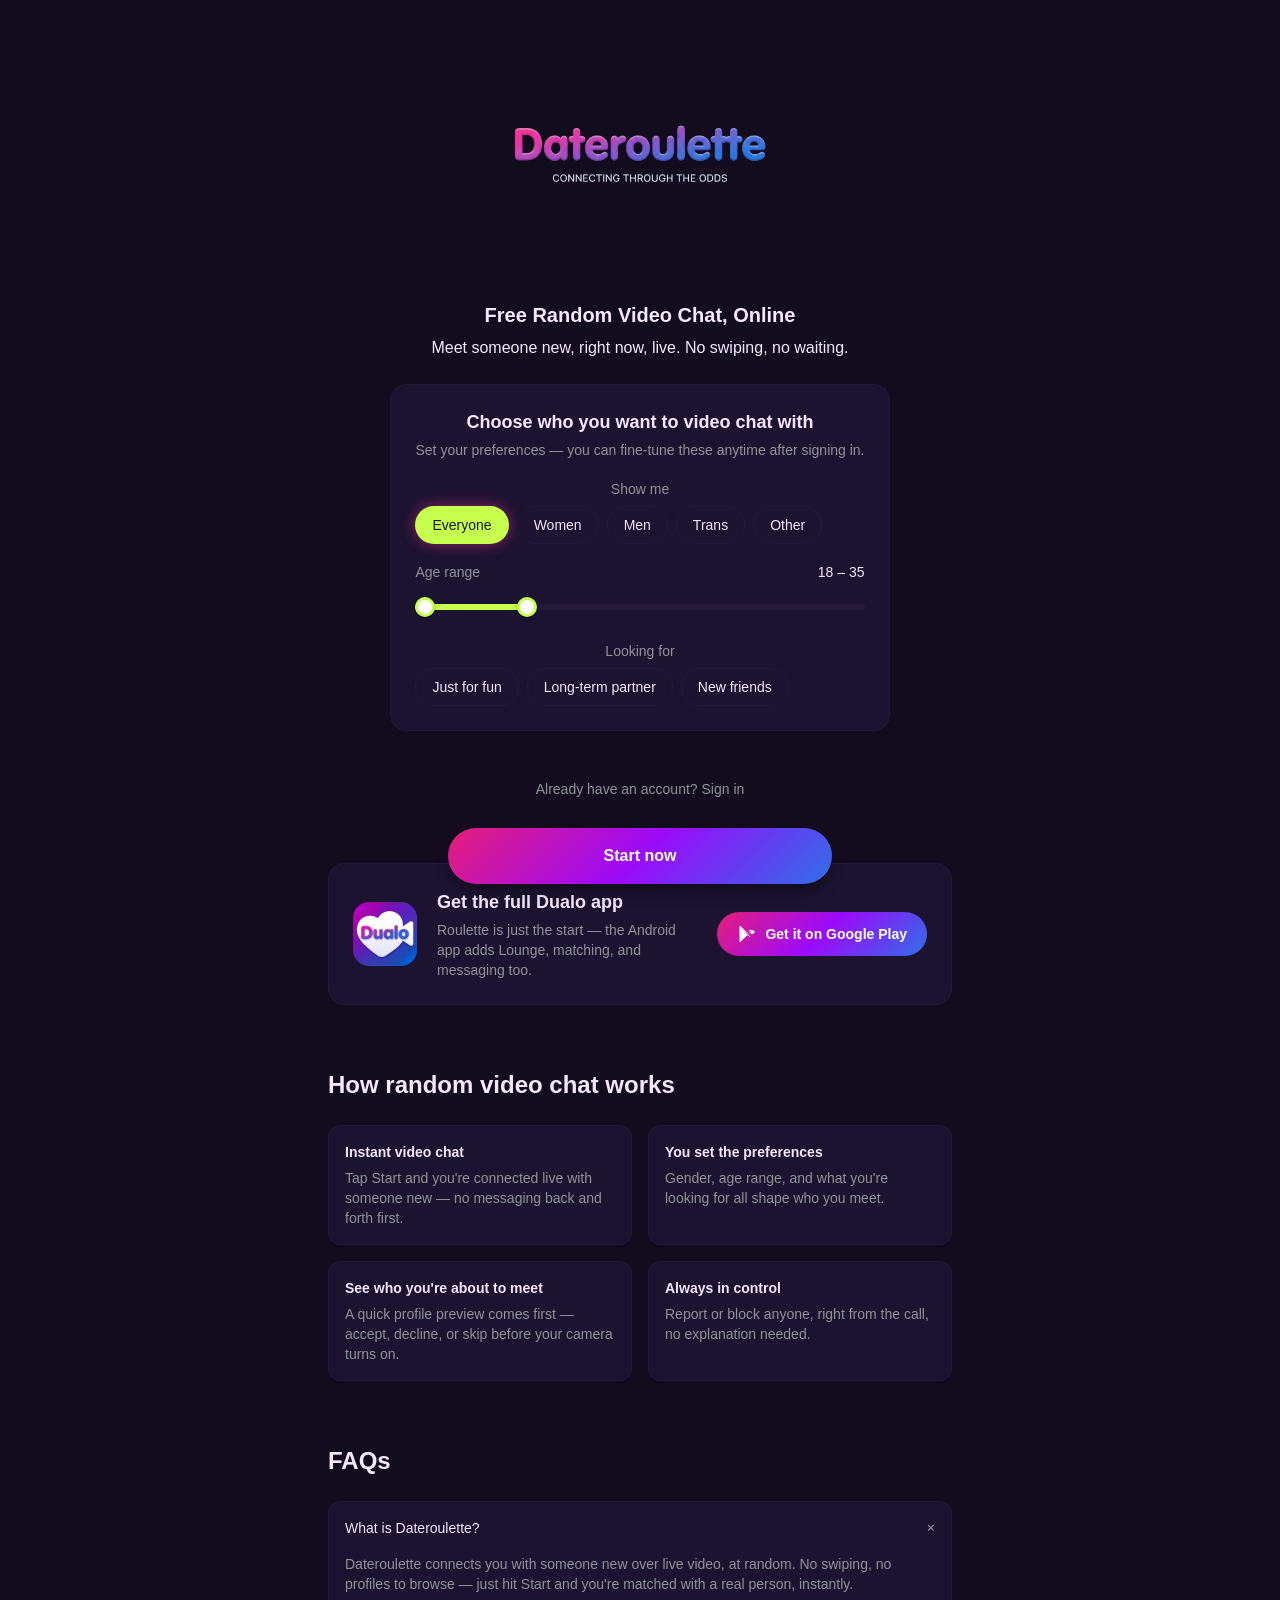
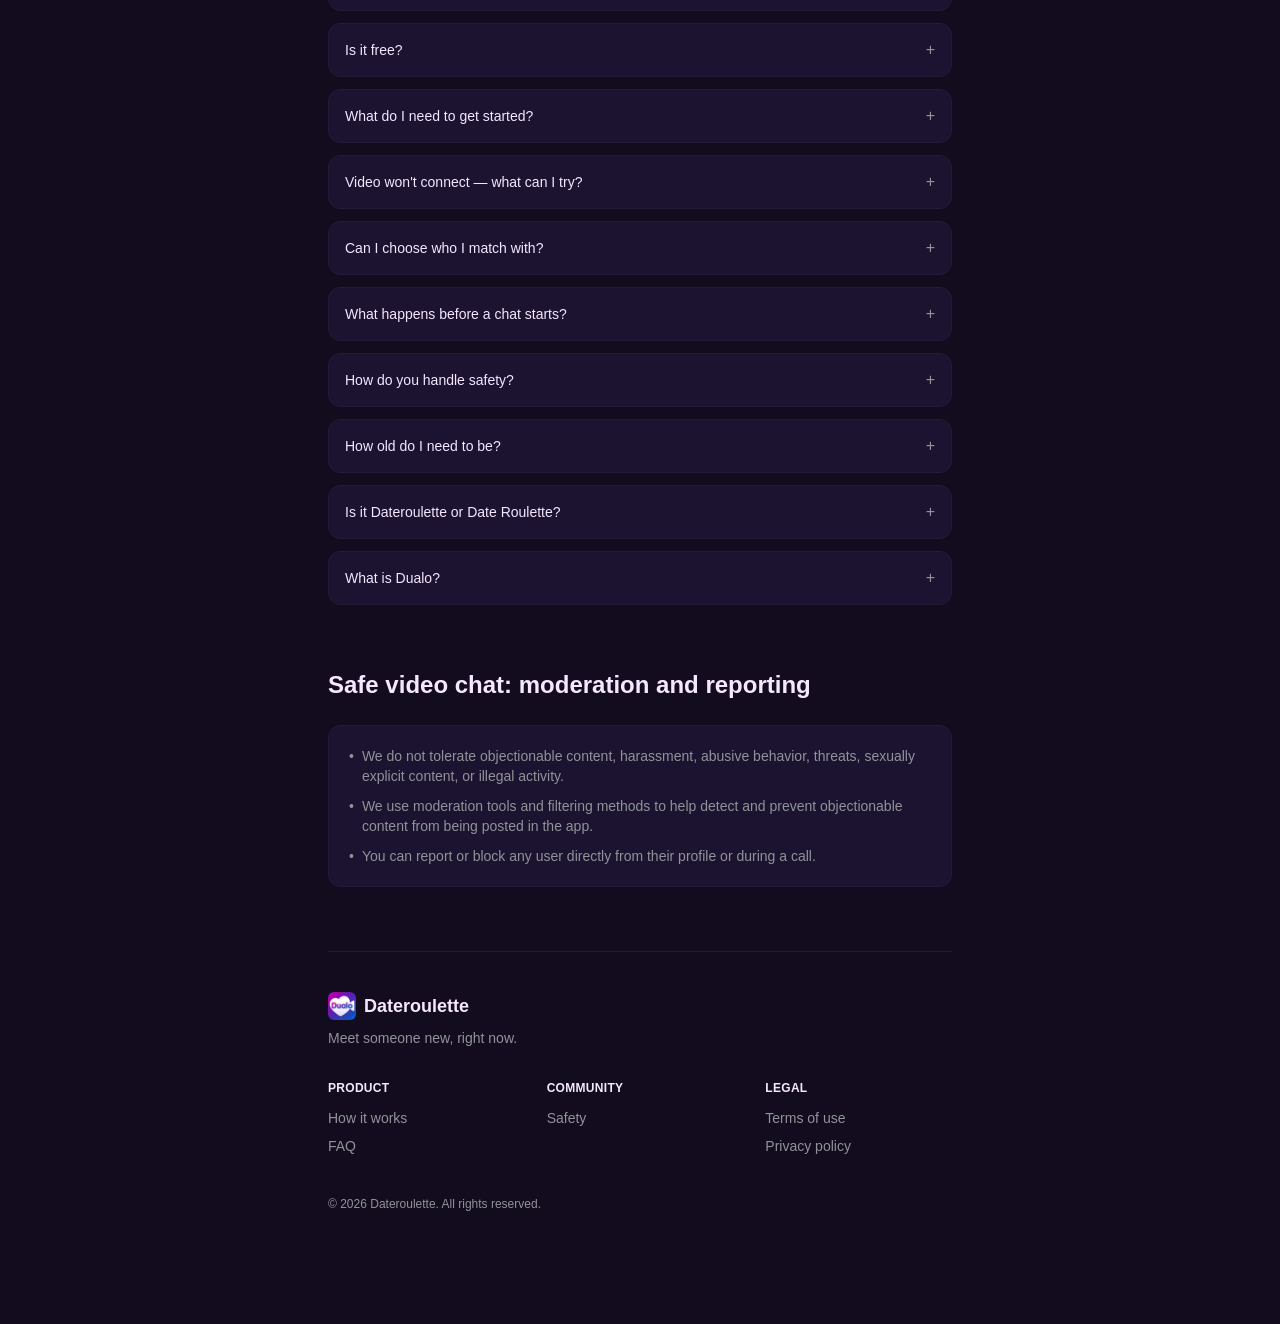
<file: onboarding.html>
<!DOCTYPE html><html lang="en" class="geist_a71539c9-module__T19VSG__variable geist_mono_8d43a2aa-module__8Li5zG__variable h-dvh antialiased"><head><meta charSet="utf-8"/><meta name="viewport" content="width=device-width, initial-scale=1"/><link rel="preload" href="/_next/static/media/797e433ab948586e-s.p.0r6juujl39pe6.woff2" as="font" crossorigin="" type="font/woff2"/><link rel="preload" href="/_next/static/media/caa3a2e1cccd8315-s.p.0wgildi0cnwt9.woff2" as="font" crossorigin="" type="font/woff2"/><link rel="stylesheet" href="/_next/static/chunks/1tn8xwkzmupw3.css" data-precedence="next"/><link rel="preload" as="script" fetchPriority="low" href="/_next/static/chunks/3925mvv63rr2r.js"/><script src="/_next/static/chunks/11jq0c2_zavac.js" async=""></script><script src="/_next/static/chunks/1h9cw4ac8hx1t.js" async=""></script><script src="/_next/static/chunks/42raw4av2y2nd.js" async=""></script><script src="/_next/static/chunks/turbopack-1vf3akkf4yfir.js" async=""></script><script src="/_next/static/chunks/3-ge4e9h81rhi.js" async=""></script><script src="/_next/static/chunks/15i5efkhdo9o8.js" async=""></script><script src="/_next/static/chunks/26q2s4urtci01.js" async=""></script><meta name="theme-color" content="#120C1E"/><title>Dateroulette - Free Random Video Chat Online</title><meta name="description" content="Dateroulette is free random video chat online — meet someone new right now, live on webcam. Talk to strangers, find a date, or just flirt. No swiping, no waiting, no sign-up fees — just hit Start."/><link rel="manifest" href="/manifest.webmanifest"/><meta name="keywords" content="chatroulette,dateroulette,dualo,date,roulette,dating,video chat,chat,online dating,love,random video chat,video dating,talk to strangers,meet new people,omegle alternative,stranger chat,webcam chat,live video chat,random chat,video call strangers,singles,meet singles,find a date,blind date,speed dating,flirt,free video chat,anonymous chat,instant match,meet people online,social discovery"/><meta name="robots" content="index, follow"/><link rel="canonical" href="https://dateroulette.online/login"/><meta property="og:title" content="Dateroulette - Free Random Video Chat Online"/><meta property="og:description" content="Free random video chat online. Talk to strangers, find a date, or just flirt live on webcam — instant match every time you hit Start."/><meta property="og:url" content="https://dateroulette.online"/><meta property="og:site_name" content="Dateroulette"/><meta property="og:image" content="https://dateroulette.online/dateroulette-wordmark.png"/><meta property="og:type" content="website"/><meta name="twitter:card" content="summary_large_image"/><meta name="twitter:title" content="Dateroulette - Free Random Video Chat Online"/><meta name="twitter:description" content="Free random video chat online. Talk to strangers, find a date, or just flirt live on webcam — instant match every time you hit Start."/><meta name="twitter:image" content="https://dateroulette.online/dateroulette-wordmark.png"/><link rel="icon" href="/favicon.ico?favicon.2k-uxbjzl2xl0.ico" sizes="48x48" type="image/x-icon"/><link rel="icon" href="/icon.png?icon.0ioc8jioj-ayt.png" sizes="512x512" type="image/png"/><link rel="apple-touch-icon" href="/apple-icon.png?apple-icon.0ioc8jioj-ayt.png" sizes="512x512" type="image/png"/><meta name="next-size-adjust" content=""/><script src="/_next/static/chunks/0cz1d0mv5g_q7.js" noModule=""></script></head><body class="min-h-dvh flex flex-col"><div hidden=""><!--$--><!--/$--></div><div class="flex flex-1 items-center justify-center bg-surface-bg2"><div class="h-8 w-8 animate-spin rounded-full border-2 border-surface2 border-t-white"></div></div><script src="/_next/static/chunks/3925mvv63rr2r.js" id="_R_" async=""></script><script>(self.__next_f=self.__next_f||[]).push([0])</script><script>self.__next_f.push([1,"1:\"$Sreact.fragment\"\n2:I[92653,[\"/_next/static/chunks/3-ge4e9h81rhi.js\",\"/_next/static/chunks/15i5efkhdo9o8.js\"],\"default\"]\n3:I[39756,[\"/_next/static/chunks/3-ge4e9h81rhi.js\",\"/_next/static/chunks/15i5efkhdo9o8.js\"],\"default\"]\n4:I[37457,[\"/_next/static/chunks/3-ge4e9h81rhi.js\",\"/_next/static/chunks/15i5efkhdo9o8.js\"],\"default\"]\n5:I[47257,[\"/_next/static/chunks/3-ge4e9h81rhi.js\",\"/_next/static/chunks/15i5efkhdo9o8.js\"],\"ClientPageRoot\"]\n6:I[23143,[\"/_next/static/chunks/3-ge4e9h81rhi.js\",\"/_next/static/chunks/15i5efkhdo9o8.js\",\"/_next/static/chunks/26q2s4urtci01.js\"],\"default\"]\n9:I[97367,[\"/_next/static/chunks/3-ge4e9h81rhi.js\",\"/_next/static/chunks/15i5efkhdo9o8.js\"],\"OutletBoundary\"]\na:\"$Sreact.suspense\"\nd:I[97367,[\"/_next/static/chunks/3-ge4e9h81rhi.js\",\"/_next/static/chunks/15i5efkhdo9o8.js\"],\"ViewportBoundary\"]\nf:I[97367,[\"/_next/static/chunks/3-ge4e9h81rhi.js\",\"/_next/static/chunks/15i5efkhdo9o8.js\"],\"MetadataBoundary\"]\n11:I[68027,[\"/_next/static/chunks/3-ge4e9h81rhi.js\",\"/_next/static/chunks/15i5efkhdo9o8.js\"],\"default\",1]\n:HL[\"/_next/static/chunks/1tn8xwkzmupw3.css\",\"style\"]\n:HL[\"/_next/static/media/797e433ab948586e-s.p.0r6juujl39pe6.woff2\",\"font\",{\"crossOrigin\":\"\",\"type\":\"font/woff2\"}]\n:HL[\"/_next/static/media/caa3a2e1cccd8315-s.p.0wgildi0cnwt9.woff2\",\"font\",{\"crossOrigin\":\"\",\"type\":\"font/woff2\"}]\nc:X\n0:{\"P\":null,\"c\":[\"\",\"onboarding\"],\"q\":\"\",\"i\":false,\"f\":[[[\"\",{\"children\":[\"onboarding\",{\"children\":[\"__PAGE__\",{},\"$undefined\",\"$undefined\",4608]},\"$undefined\",\"$undefined\",4608]},\"$undefined\",\"$undefined\",4624],[[\"$\",\"$1\",\"c\",{\"children\":[[[\"$\",\"link\",\"0\",{\"rel\":\"stylesheet\",\"href\":\"/_next/static/chunks/1tn8xwkzmupw3.css\",\"precedence\":\"next\",\"crossOrigin\":\"$undefined\",\"nonce\":\"$undefined\"}],[\"$\",\"script\",\"script-0\",{\"src\":\"/_next/static/chunks/3-ge4e9h81rhi.js\",\"async\":true,\"nonce\":\"$undefined\"}],[\"$\",\"script\",\"script-1\",{\"src\":\"/_next/static/chunks/15i5efkhdo9o8.js\",\"async\":true,\"nonce\":\"$undefined\"}]],[\"$\",\"html\",null,{\"lang\":\"en\",\"className\":\"geist_a71539c9-module__T19VSG__variable geist_mono_8d43a2aa-module__8Li5zG__variable h-dvh antialiased\",\"children\":[\"$\",\"body\",null,{\"className\":\"min-h-dvh flex flex-col\",\"children\":[\"$\",\"$L2\",null,{\"children\":[\"$\",\"$L3\",null,{\"parallelRouterKey\":\"children\",\"error\":\"$undefined\",\"errorStyles\":\"$undefined\",\"errorScripts\":\"$undefined\",\"template\":[\"$\",\"$L4\",null,{}],\"templateStyles\":\"$undefined\",\"templateScripts\":\"$undefined\",\"notFound\":[[[\"$\",\"title\",null,{\"children\":\"404: This page could not be found.\"}],[\"$\",\"div\",null,{\"style\":{\"fontFamily\":\"system-ui,\\\"Segoe UI\\\",Roboto,Helvetica,Arial,sans-serif,\\\"Apple Color Emoji\\\",\\\"Segoe UI Emoji\\\"\",\"height\":\"100vh\",\"textAlign\":\"center\",\"display\":\"flex\",\"flexDirection\":\"column\",\"alignItems\":\"center\",\"justifyContent\":\"center\"},\"children\":[\"$\",\"div\",null,{\"children\":[[\"$\",\"style\",null,{\"dangerouslySetInnerHTML\":{\"__html\":\"body{color:#000;background:#fff;margin:0}.next-error-h1{border-right:1px solid rgba(0,0,0,.3)}@media (prefers-color-scheme:dark){body{color:#fff;background:#000}.next-error-h1{border-right:1px solid rgba(255,255,255,.3)}}\"}}],[\"$\",\"h1\",null,{\"className\":\"next-error-h1\",\"style\":{\"display\":\"inline-block\",\"margin\":\"0 20px 0 0\",\"padding\":\"0 23px 0 0\",\"fontSize\":24,\"fontWeight\":500,\"verticalAlign\":\"top\",\"lineHeight\":\"49px\"},\"children\":404}],[\"$\",\"div\",null,{\"style\":{\"display\":\"inline-block\"},\"children\":[\"$\",\"h2\",null,{\"style\":{\"fontSize\":14,\"fontWeight\":400,\"lineHeight\":\"49px\",\"margin\":0},\"children\":\"This page could not be found.\"}]}]]}]}]],[]],\"forbidden\":\"$undefined\",\"unauthorized\":\"$undefined\"}]}]}]}]]}],{\"children\":[[\"$\",\"$1\",\"c\",{\"children\":[null,[\"$\",\"$L3\",null,{\"parallelRouterKey\":\"children\",\"error\":\"$undefined\",\"errorStyles\":\"$undefined\",\"errorScripts\":\"$undefined\",\"template\":[\"$\",\"$L4\",null,{}],\"templateStyles\":\"$undefined\",\"templateScripts\":\"$undefined\",\"notFound\":\"$undefined\",\"forbidden\":\"$undefined\",\"unauthorized\":\"$undefined\"}]]}],{\"children\":[[\"$\",\"$1\",\"c\",{\"children\":[[\"$\",\"$L5\",null,{\"Component\":\"$6\",\"serverProvidedParams\":{\"searchParams\":{},\"params\":{},\"promises\":[\"$@7\",\"$@8\"]}}],[[\"$\",\"script\",\"script-0\",{\"src\":\"/_next/static/chunks/26q2s4urtci01.js\",\"async\":true,\"nonce\":\"$undefined\"}]],[\"$\",\"$L9\",null,{\"children\":[\"$\",\"$a\",null,{\"name\":\"Next.MetadataOutlet\",\"children\":\"$@b\"}]}]]}],{},null,false,null]},null,false,\"$c\"]},null,false,null],[\"$\",\"$1\",\"h\",{\"children\":[null,[\"$\",\"$Ld\",null,{\"children\":\"$Le\"}],[\"$\",\"div\",null,{\"hidden\":true,\"children\":[\"$\",\"$Lf\",null,{\"children\":[\"$\",\"$a\",null,{\"name\":\"Next.Metadata\",\"children\":\"$L10\"}]}]}],[\"$\",\"meta\",null,{\"name\":\"next-size-adjust\",\"content\":\"\"}]]}],false]],\"m\":\"$undefined\",\"G\":[\"$11\",[[\"$\",\"link\",\"0\",{\"rel\":\"stylesheet\",\"href\":\"/_next/static/chunks/1tn8xwkzmupw3.css\",\"precedence\":\"next\",\"crossOrigin\":\"$undefined\",\"nonce\":\"$undefined\"}]]],\"S\":true,\"h\":null,\"r\":\"$undefined\",\"s\":\"$undefined\",\"a\":\"$undefined\",\"l\":\"$undefined\",\"p\":\"$undefined\",\"d\":\"$undefined\",\"b\":\"-fuAw7LvfFXIalBMSftIc\"}\nc:C\n7:{}\n8:\"$0:f:0:1:1:children:1:children:0:props:children:0:props:serverProvidedParams:params\"\ne:[[\"$\",\"meta\",\"0\",{\"charSet\":\"utf-8\"}],[\"$\",\"meta\",\"1\",{\"name\":\"viewport\",\"content\":\"width=device-width, initial-scale=1\"}],[\"$\",\"meta\",\"2\",{\"name\":\"theme-color\",\"content\":\"#120C1E\"}]]\n12:I[27201,[\"/_next/static/chunks/3-ge4e9h81rhi.js\",\"/_next/static/chunks/15i5efkhdo9o8.js\"],\"IconMark\"]\nb:null\n10:[[\"$\",\"title\",\"0\",{\"children\":\"Dateroulette - Free Random Video Chat Online\"}],[\"$\",\"meta\",\"1\",{\"name\":\"description\",\"content\":\"Dateroulette is free random video chat online — meet someone new right now, live on webcam. Talk to strangers, find a date, or just flirt. No swiping, no waiting, no sign-up fees — just hit Start.\"}],[\"$\",\"link\",\"2\",{\"rel\":\"manifest\",\"href\":\"/manifest.webmanifest\",\"crossOrigin\":\"$undefined\"}],[\"$\",\"meta\",\"3\",{\"name\":\"keywords\",\"content\":\"chatroulette,dateroulette,dualo,date,roulette,dating,video chat,chat,online dating,love,random video chat,video dating,talk to strangers,meet new people,omegle alternative,stranger chat,webcam chat,live video chat,random chat,video call strangers,singles,meet singles,find a date,blind date,speed dating,flirt,free video chat,anonymous chat,instant match,meet people online,social discovery\"}],[\"$\",\"meta\",\"4\",{\"name\":\"robots\",\"content\":\"index, follow\"}],[\"$\",\"link\",\"5\",{\"rel\":\"canonical\",\"href\":\"https://dateroulette.online/login\"}],[\"$\",\"meta\",\"6\",{\"property\":\"og:title\",\"content\":\"Dateroulette - Free Random Video Chat Online\"}],[\"$\",\"meta\",\"7\",{\"property\":\"og:description\",\"content\":\"Free random video chat online. Talk to strangers, find a date, or just flirt live on webcam — instant match every time you hit Start.\"}],[\"$\",\"meta\",\"8\",{\"property\":\"og:url\",\"content\":\"https://dateroulette.online\"}],[\"$\",\"meta\",\"9\",{\"property\":\"og:site_name\",\"content\":\"Dateroulette\"}],[\"$\",\"meta\",\"10\",{\"property\":\"og:image\",\"content\":\"https://dateroulette.online/dateroulette-wordmark.png\"}],[\"$\",\"meta\",\"11\",{\"property\":\"og:type\",\"content\":\"website\"}],[\"$\",\"meta\",\"12\",{\"name\":\"twitter:card\",\"content\":\"summary_large_image\"}],[\"$\",\"meta\",\"13\",{\"name\":\"twitter:title\",\"content\":\"Dateroulette - Free Random Video Chat Online\"}],[\"$\",\"meta\",\"14\",{\"name\":\"twitter:description\",\"content\":\"Free random video chat online. Talk to strangers, find a date, or just flirt live on webcam — instant match every time you hit Start.\"}],[\"$\",\"meta\",\"15\",{\"name\":\"twitter:image\",\"content\":\"https://dateroulette.online/dateroulette-wordmark.png\"}],[\"$\",\"link\",\"16\",{\"rel\":\"icon\",\"href\":\"/favicon.ico?favicon.2k-uxbjzl2xl0.ico\",\"sizes\":\"48x48\",\"type\":\"image/x-icon\"}],[\"$\",\"link\",\"17\",{\"rel\":\"icon\",\"href\":\"/icon.png?icon.0ioc8jioj-ayt.png\",\"sizes\":\"512x512\",\"type\":\"image/png\"}],[\"$\",\"link\",\"18\",{\"rel\":\"apple-touch-icon\",\"href\":\"/apple-icon.png?apple-icon.0ioc8jioj-ayt.png\",\"sizes\":\"512x512\",\"type\":\"image/png\"}],[\"$\",\"$L12\",\"19\",{}]]\n"])</script></body></html>
</file>
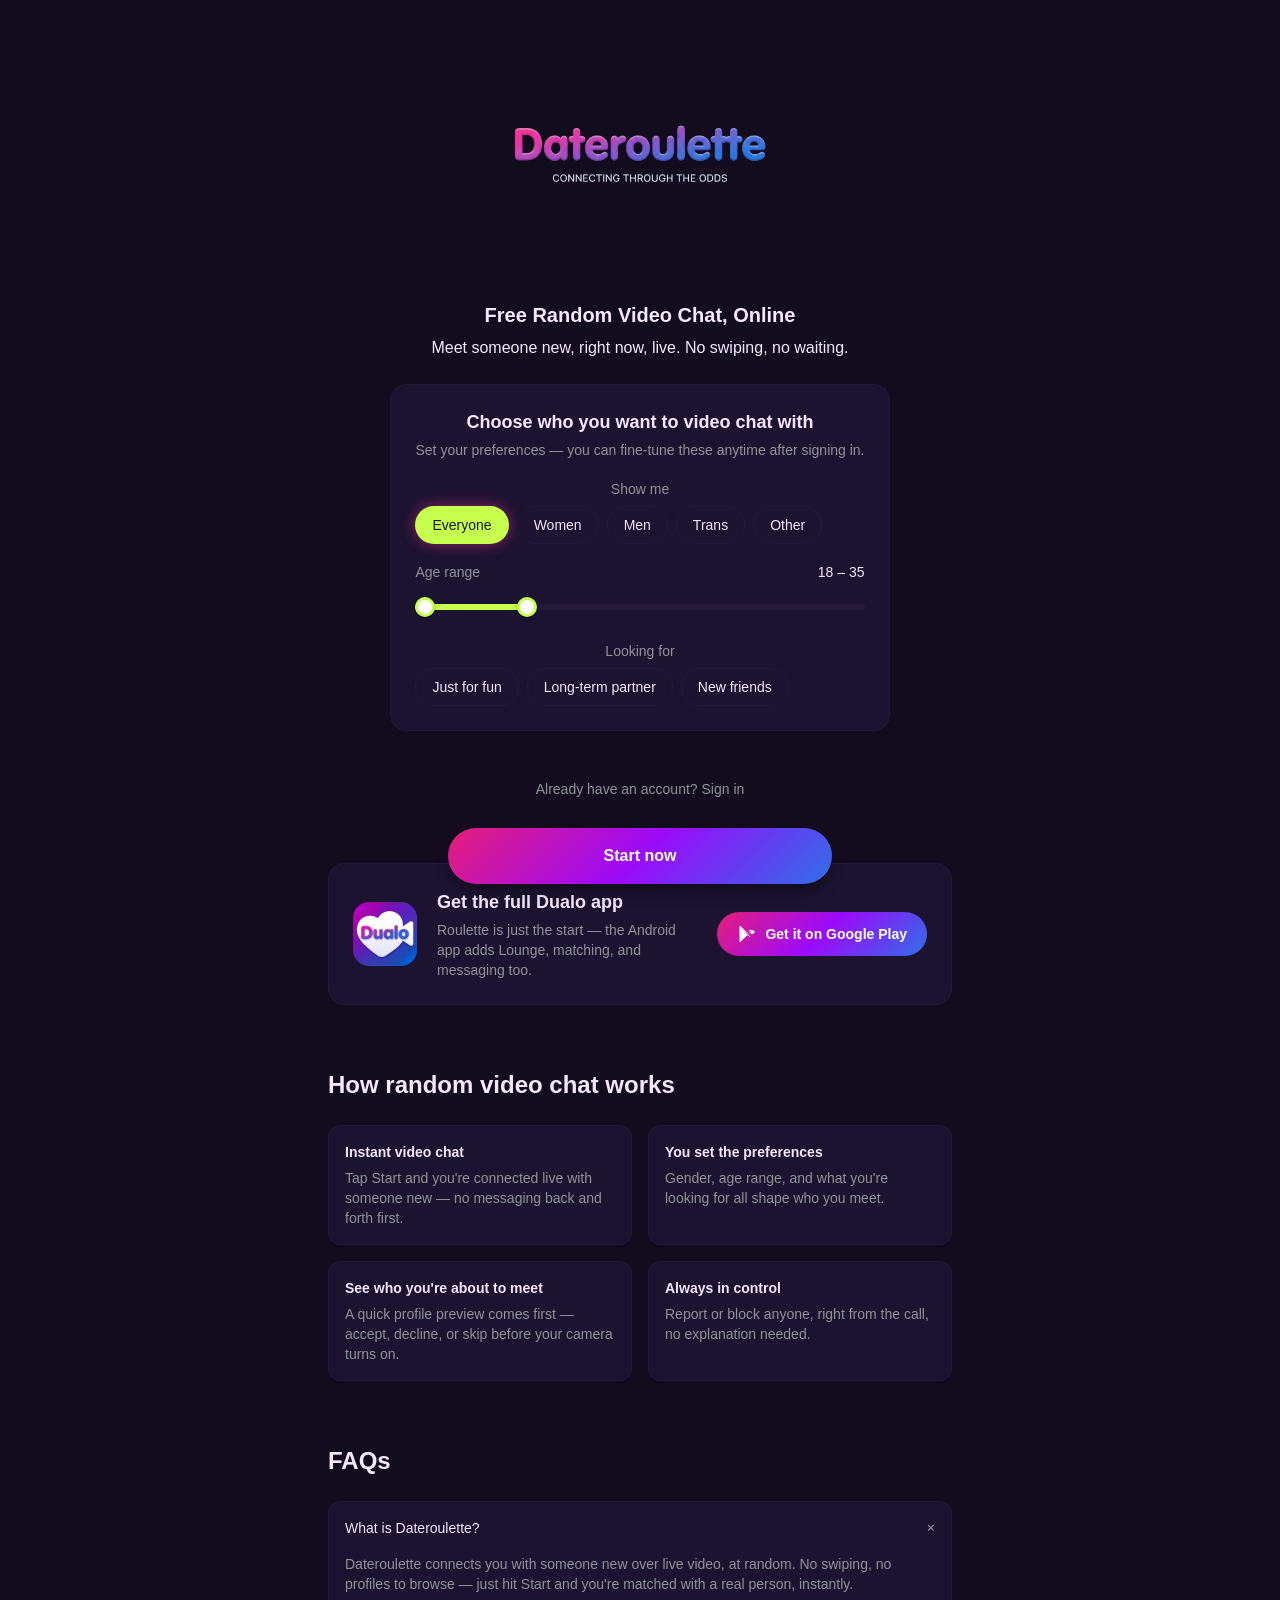
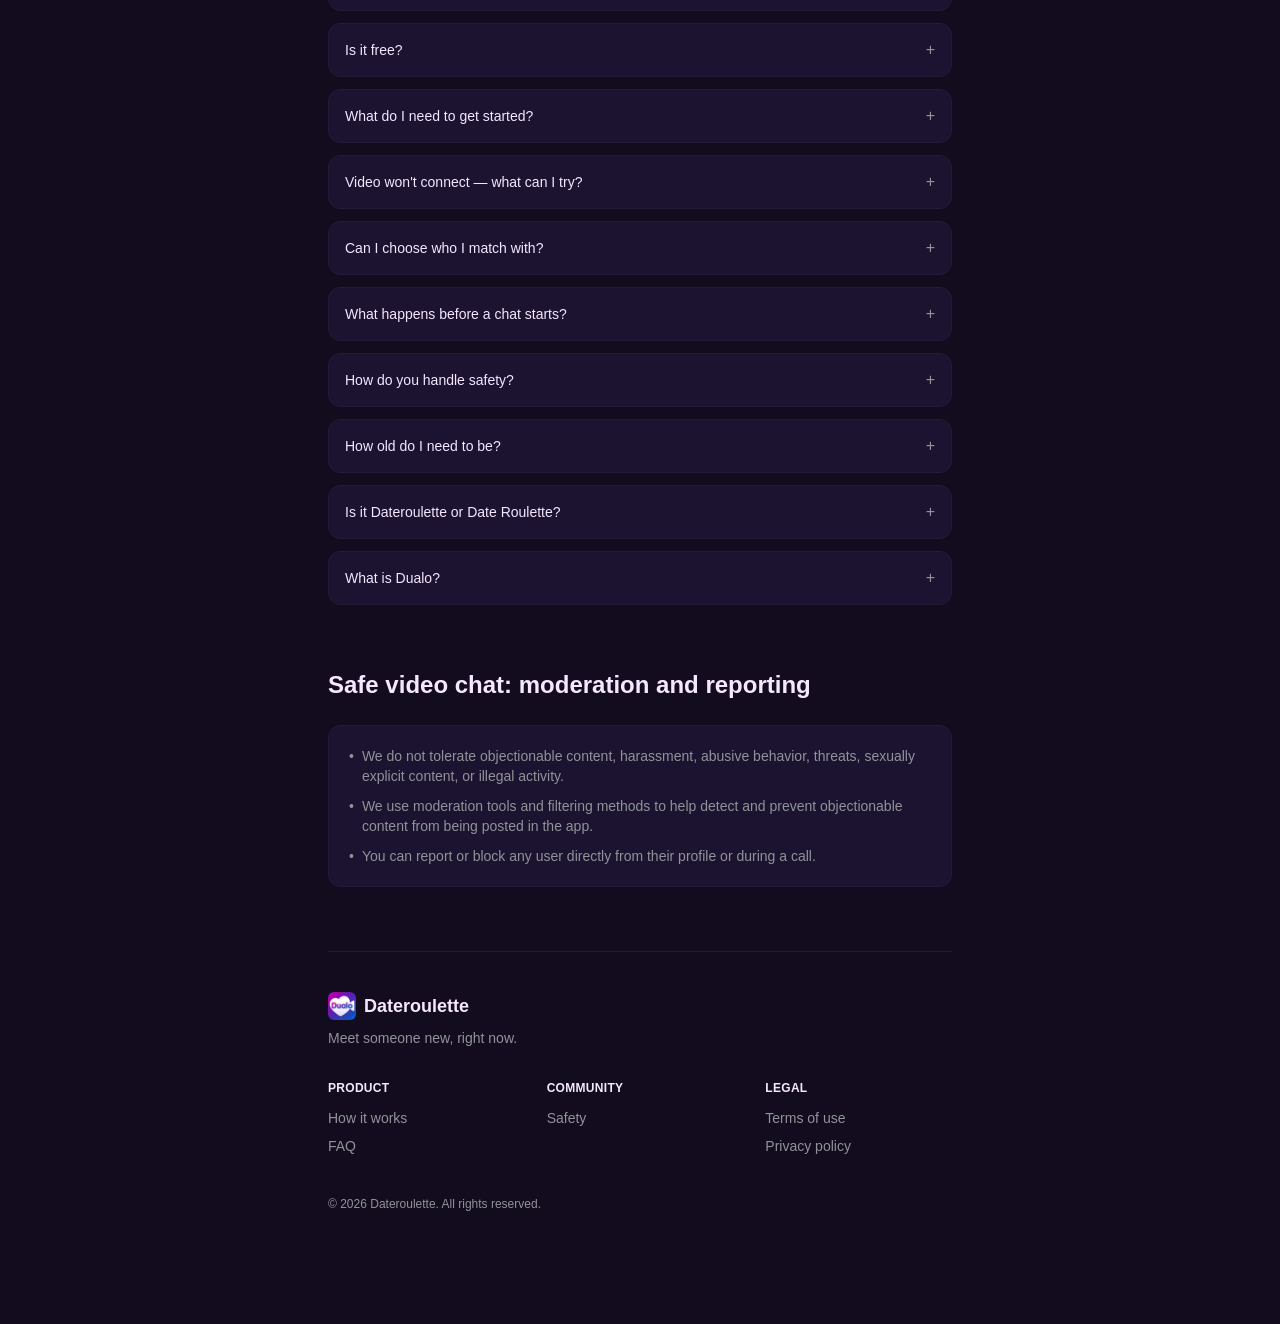
<file: profile.html>
<!DOCTYPE html><html lang="en" class="geist_a71539c9-module__T19VSG__variable geist_mono_8d43a2aa-module__8Li5zG__variable h-dvh antialiased"><head><meta charSet="utf-8"/><meta name="viewport" content="width=device-width, initial-scale=1"/><link rel="preload" href="/_next/static/media/797e433ab948586e-s.p.0r6juujl39pe6.woff2" as="font" crossorigin="" type="font/woff2"/><link rel="preload" href="/_next/static/media/caa3a2e1cccd8315-s.p.0wgildi0cnwt9.woff2" as="font" crossorigin="" type="font/woff2"/><link rel="stylesheet" href="/_next/static/chunks/1tn8xwkzmupw3.css" data-precedence="next"/><link rel="preload" as="script" fetchPriority="low" href="/_next/static/chunks/3925mvv63rr2r.js"/><script src="/_next/static/chunks/11jq0c2_zavac.js" async=""></script><script src="/_next/static/chunks/1h9cw4ac8hx1t.js" async=""></script><script src="/_next/static/chunks/42raw4av2y2nd.js" async=""></script><script src="/_next/static/chunks/turbopack-1vf3akkf4yfir.js" async=""></script><script src="/_next/static/chunks/3-ge4e9h81rhi.js" async=""></script><script src="/_next/static/chunks/15i5efkhdo9o8.js" async=""></script><script src="/_next/static/chunks/3yqz51vcz5w47.js" async=""></script><script src="/_next/static/chunks/1aoj60v_lb7_x.js" async=""></script><script src="/_next/static/chunks/2iey804280zhi.js" async=""></script><script src="/_next/static/chunks/1akq7ju74s2nu.js" async=""></script><meta name="theme-color" content="#120C1E"/><title>Dateroulette - Free Random Video Chat Online</title><meta name="description" content="Dateroulette is free random video chat online — meet someone new right now, live on webcam. Talk to strangers, find a date, or just flirt. No swiping, no waiting, no sign-up fees — just hit Start."/><link rel="manifest" href="/manifest.webmanifest"/><meta name="keywords" content="chatroulette,dateroulette,dualo,date,roulette,dating,video chat,chat,online dating,love,random video chat,video dating,talk to strangers,meet new people,omegle alternative,stranger chat,webcam chat,live video chat,random chat,video call strangers,singles,meet singles,find a date,blind date,speed dating,flirt,free video chat,anonymous chat,instant match,meet people online,social discovery"/><meta name="robots" content="index, follow"/><link rel="canonical" href="https://dateroulette.online/login"/><meta property="og:title" content="Dateroulette - Free Random Video Chat Online"/><meta property="og:description" content="Free random video chat online. Talk to strangers, find a date, or just flirt live on webcam — instant match every time you hit Start."/><meta property="og:url" content="https://dateroulette.online"/><meta property="og:site_name" content="Dateroulette"/><meta property="og:image" content="https://dateroulette.online/dateroulette-wordmark.png"/><meta property="og:type" content="website"/><meta name="twitter:card" content="summary_large_image"/><meta name="twitter:title" content="Dateroulette - Free Random Video Chat Online"/><meta name="twitter:description" content="Free random video chat online. Talk to strangers, find a date, or just flirt live on webcam — instant match every time you hit Start."/><meta name="twitter:image" content="https://dateroulette.online/dateroulette-wordmark.png"/><link rel="icon" href="/favicon.ico?favicon.2k-uxbjzl2xl0.ico" sizes="48x48" type="image/x-icon"/><link rel="icon" href="/icon.png?icon.0ioc8jioj-ayt.png" sizes="512x512" type="image/png"/><link rel="apple-touch-icon" href="/apple-icon.png?apple-icon.0ioc8jioj-ayt.png" sizes="512x512" type="image/png"/><meta name="next-size-adjust" content=""/><script src="/_next/static/chunks/0cz1d0mv5g_q7.js" noModule=""></script></head><body class="min-h-dvh flex flex-col"><div hidden=""><!--$--><!--/$--></div><div class="flex flex-1 items-center justify-center bg-surface-bg2"><div class="h-8 w-8 animate-spin rounded-full border-2 border-surface2 border-t-white"></div></div><script src="/_next/static/chunks/3925mvv63rr2r.js" id="_R_" async=""></script><script>(self.__next_f=self.__next_f||[]).push([0])</script><script>self.__next_f.push([1,"1:\"$Sreact.fragment\"\n2:I[92653,[\"/_next/static/chunks/3-ge4e9h81rhi.js\",\"/_next/static/chunks/15i5efkhdo9o8.js\"],\"default\"]\n3:I[39756,[\"/_next/static/chunks/3-ge4e9h81rhi.js\",\"/_next/static/chunks/15i5efkhdo9o8.js\"],\"default\"]\n4:I[37457,[\"/_next/static/chunks/3-ge4e9h81rhi.js\",\"/_next/static/chunks/15i5efkhdo9o8.js\"],\"default\"]\n5:I[92825,[\"/_next/static/chunks/3-ge4e9h81rhi.js\",\"/_next/static/chunks/15i5efkhdo9o8.js\"],\"ClientSegmentRoot\"]\n6:I[28195,[\"/_next/static/chunks/3-ge4e9h81rhi.js\",\"/_next/static/chunks/15i5efkhdo9o8.js\",\"/_next/static/chunks/3yqz51vcz5w47.js\",\"/_next/static/chunks/1aoj60v_lb7_x.js\",\"/_next/static/chunks/2iey804280zhi.js\",\"/_next/static/chunks/1akq7ju74s2nu.js\"],\"default\"]\n8:I[47257,[\"/_next/static/chunks/3-ge4e9h81rhi.js\",\"/_next/static/chunks/15i5efkhdo9o8.js\"],\"ClientPageRoot\"]\n9:I[42714,[\"/_next/static/chunks/3-ge4e9h81rhi.js\",\"/_next/static/chunks/15i5efkhdo9o8.js\",\"/_next/static/chunks/3yqz51vcz5w47.js\",\"/_next/static/chunks/1aoj60v_lb7_x.js\",\"/_next/static/chunks/2iey804280zhi.js\",\"/_next/static/chunks/1akq7ju74s2nu.js\"],\"default\"]\nc:I[97367,[\"/_next/static/chunks/3-ge4e9h81rhi.js\",\"/_next/static/chunks/15i5efkhdo9o8.js\"],\"OutletBoundary\"]\nd:\"$Sreact.suspense\"\n10:I[97367,[\"/_next/static/chunks/3-ge4e9h81rhi.js\",\"/_next/static/chunks/15i5efkhdo9o8.js\"],\"ViewportBoundary\"]\n12:I[97367,[\"/_next/static/chunks/3-ge4e9h81rhi.js\",\"/_next/static/chunks/15i5efkhdo9o8.js\"],\"MetadataBoundary\"]\n14:I[68027,[\"/_next/static/chunks/3-ge4e9h81rhi.js\",\"/_next/static/chunks/15i5efkhdo9o8.js\"],\"default\",1]\n:HL[\"/_next/static/chunks/1tn8xwkzmupw3.css\",\"style\"]\n:HL[\"/_next/static/media/797e433ab948586e-s.p.0r6juujl39pe6.woff2\",\"font\",{\"crossOrigin\":\"\",\"type\":\"font/woff2\"}]\n:HL[\"/_next/static/media/caa3a2e1cccd8315-s.p.0wgildi0cnwt9.woff2\",\"font\",{\"crossOrigin\":\"\",\"type\":\"font/woff2\"}]\nf:X\n0:{\"P\":null,\"c\":[\"\",\"profile\"],\"q\":\"\",\"i\":false,\"f\":[[[\"\",{\"children\":[\"(app)\",{\"children\":[\"profile\",{\"children\":[\"__PAGE__\",{},\"$undefined\",\"$undefined\",4608]},\"$undefined\",\"$undefined\",4608]},\"$undefined\",\"$undefined\",4608]},\"$undefined\",\"$undefined\",4624],[[\"$\",\"$1\",\"c\",{\"children\":[[[\"$\",\"link\",\"0\",{\"rel\":\"stylesheet\",\"href\":\"/_next/static/chunks/1tn8xwkzmupw3.css\",\"precedence\":\"next\",\"crossOrigin\":\"$undefined\",\"nonce\":\"$undefined\"}],[\"$\",\"script\",\"script-0\",{\"src\":\"/_next/static/chunks/3-ge4e9h81rhi.js\",\"async\":true,\"nonce\":\"$undefined\"}],[\"$\",\"script\",\"script-1\",{\"src\":\"/_next/static/chunks/15i5efkhdo9o8.js\",\"async\":true,\"nonce\":\"$undefined\"}]],[\"$\",\"html\",null,{\"lang\":\"en\",\"className\":\"geist_a71539c9-module__T19VSG__variable geist_mono_8d43a2aa-module__8Li5zG__variable h-dvh antialiased\",\"children\":[\"$\",\"body\",null,{\"className\":\"min-h-dvh flex flex-col\",\"children\":[\"$\",\"$L2\",null,{\"children\":[\"$\",\"$L3\",null,{\"parallelRouterKey\":\"children\",\"error\":\"$undefined\",\"errorStyles\":\"$undefined\",\"errorScripts\":\"$undefined\",\"template\":[\"$\",\"$L4\",null,{}],\"templateStyles\":\"$undefined\",\"templateScripts\":\"$undefined\",\"notFound\":[[[\"$\",\"title\",null,{\"children\":\"404: This page could not be found.\"}],[\"$\",\"div\",null,{\"style\":{\"fontFamily\":\"system-ui,\\\"Segoe UI\\\",Roboto,Helvetica,Arial,sans-serif,\\\"Apple Color Emoji\\\",\\\"Segoe UI Emoji\\\"\",\"height\":\"100vh\",\"textAlign\":\"center\",\"display\":\"flex\",\"flexDirection\":\"column\",\"alignItems\":\"center\",\"justifyContent\":\"center\"},\"children\":[\"$\",\"div\",null,{\"children\":[[\"$\",\"style\",null,{\"dangerouslySetInnerHTML\":{\"__html\":\"body{color:#000;background:#fff;margin:0}.next-error-h1{border-right:1px solid rgba(0,0,0,.3)}@media (prefers-color-scheme:dark){body{color:#fff;background:#000}.next-error-h1{border-right:1px solid rgba(255,255,255,.3)}}\"}}],[\"$\",\"h1\",null,{\"className\":\"next-error-h1\",\"style\":{\"display\":\"inline-block\",\"margin\":\"0 20px 0 0\",\"padding\":\"0 23px 0 0\",\"fontSize\":24,\"fontWeight\":500,\"verticalAlign\":\"top\",\"lineHeight\":\"49px\"},\"children\":404}],[\"$\",\"div\",null,{\"style\":{\"display\":\"inline-block\"},\"children\":[\"$\",\"h2\",null,{\"style\":{\"fontSize\":14,\"fontWeight\":400,\"lineHeight\":\"49px\",\"margin\":0},\"children\":\"This page could not be found.\"}]}]]}]}]],[]],\"forbidden\":\"$undefined\",\"unauthorized\":\"$undefined\"}]}]}]}]]}],{\"children\":[[\"$\",\"$1\",\"c\",{\"children\":[[[\"$\",\"script\",\"script-0\",{\"src\":\"/_next/static/chunks/3yqz51vcz5w47.js\",\"async\":true,\"nonce\":\"$undefined\"}],[\"$\",\"script\",\"script-1\",{\"src\":\"/_next/static/chunks/1aoj60v_lb7_x.js\",\"async\":true,\"nonce\":\"$undefined\"}],[\"$\",\"script\",\"script-2\",{\"src\":\"/_next/static/chunks/2iey804280zhi.js\",\"async\":true,\"nonce\":\"$undefined\"}],[\"$\",\"script\",\"script-3\",{\"src\":\"/_next/static/chunks/1akq7ju74s2nu.js\",\"async\":true,\"nonce\":\"$undefined\"}]],[\"$\",\"$L5\",null,{\"Component\":\"$6\",\"slots\":{\"children\":[\"$\",\"$L3\",null,{\"parallelRouterKey\":\"children\",\"error\":\"$undefined\",\"errorStyles\":\"$undefined\",\"errorScripts\":\"$undefined\",\"template\":[\"$\",\"$L4\",null,{}],\"templateStyles\":\"$undefined\",\"templateScripts\":\"$undefined\",\"notFound\":[[[\"$\",\"title\",null,{\"children\":\"404: This page could not be found.\"}],[\"$\",\"div\",null,{\"style\":\"$0:f:0:1:0:props:children:1:props:children:props:children:props:children:props:notFound:0:1:props:style\",\"children\":[\"$\",\"div\",null,{\"children\":[[\"$\",\"style\",null,{\"dangerouslySetInnerHTML\":{\"__html\":\"body{color:#000;background:#fff;margin:0}.next-error-h1{border-right:1px solid rgba(0,0,0,.3)}@media (prefers-color-scheme:dark){body{color:#fff;background:#000}.next-error-h1{border-right:1px solid rgba(255,255,255,.3)}}\"}}],[\"$\",\"h1\",null,{\"className\":\"next-error-h1\",\"style\":\"$0:f:0:1:0:props:children:1:props:children:props:children:props:children:props:notFound:0:1:props:children:props:children:1:props:style\",\"children\":404}],[\"$\",\"div\",null,{\"style\":\"$0:f:0:1:0:props:children:1:props:children:props:children:props:children:props:notFound:0:1:props:children:props:children:2:props:style\",\"children\":[\"$\",\"h2\",null,{\"style\":\"$0:f:0:1:0:props:children:1:props:children:props:children:props:children:props:notFound:0:1:props:children:props:children:2:props:children:props:style\",\"children\":\"This page could not be found.\"}]}]]}]}]],[]],\"forbidden\":\"$undefined\",\"unauthorized\":\"$undefined\"}]},\"serverProvidedParams\":{\"params\":{},\"promises\":[\"$@7\"]}}]]}],{\"children\":[[\"$\",\"$1\",\"c\",{\"children\":[null,[\"$\",\"$L3\",null,{\"parallelRouterKey\":\"children\",\"error\":\"$undefined\",\"errorStyles\":\"$undefined\",\"errorScripts\":\"$undefined\",\"template\":[\"$\",\"$L4\",null,{}],\"templateStyles\":\"$undefined\",\"templateScripts\":\"$undefined\",\"notFound\":\"$undefined\",\"forbidden\":\"$undefined\",\"unauthorized\":\"$undefined\"}]]}],{\"children\":[[\"$\",\"$1\",\"c\",{\"children\":[[\"$\",\"$L8\",null,{\"Component\":\"$9\",\"serverProvidedParams\":{\"searchParams\":{},\"params\":\"$0:f:0:1:1:children:0:props:children:1:props:serverProvidedParams:params\",\"promises\":[\"$@a\",\"$@b\"]}}],null,[\"$\",\"$Lc\",null,{\"children\":[\"$\",\"$d\",null,{\"name\":\"Next.MetadataOutlet\",\"children\":\"$@e\"}]}]]}],{},null,false,null]},null,false,\"$f\"]},null,false,null]},null,false,null],[\"$\",\"$1\",\"h\",{\"children\":[null,[\"$\",\"$L10\",null,{\"children\":\"$L11\"}],[\"$\",\"div\",null,{\"hidden\":true,\"children\":[\"$\",\"$L12\",null,{\"children\":[\"$\",\"$d\",null,{\"name\":\"Next.Metadata\",\"children\":\"$L13\"}]}]}],[\"$\",\"meta\",null,{\"name\":\"next-size-adjust\",\"content\":\"\"}]]}],false]],\"m\":\"$undefined\",\"G\":[\"$14\",[[\"$\",\"link\",\"0\",{\"rel\":\"stylesheet\",\"href\":\"/_next/static/chunks/1tn8xwkzmupw3.css\",\"precedence\":\"next\",\"crossOrigin\":\"$undefined\",\"nonce\":\"$undefined\"}]]],\"S\":true,\"h\":null,\"r\":\"$undefined\",\"s\":\"$undefined\",\"a\":\"$undefined\",\"l\":\"$undefined\",\"p\":\"$undefined\",\"d\":\"$undefined\",\"b\":\"-fuAw7LvfFXIalBMSftIc\"}\nf:C\n7:\"$0:f:0:1:1:children:0:props:children:1:props:serverProvidedParams:params\"\na:{}\nb:\"$0:f:0:1:1:children:0:props:children:1:props:serverProvidedParams:params\"\n11:[[\"$\",\"meta\",\"0\",{\"charSet\":\"utf-8\"}],[\"$\",\"meta\",\"1\",{\"name\":\"viewport\",\"content\":\"width=device-width, initial-scale=1\"}],[\"$\",\"meta\",\"2\",{\"name\":\"theme-color\",\"content\":\"#120C1E\"}]]\n15:I[27201,[\"/_next/static/chunks/3-ge4e9h81rhi.js\",\"/_next/static/chunks/15i5efkhdo9o8.js\"],\"IconMark\"]\ne:null\n13:[[\"$\",\"title\",\"0\",{\"children\":\"Dateroulette - Free Random Video Chat Online\"}],[\"$\",\"meta\",\"1\",{\"name\":\"description\",\"content\":\"Dateroulette is free random video chat online — meet someone new right now, live on webcam. Talk to strangers, find a date, or just flirt. No swiping, no waiting, no sign-up fees — just hit Start.\"}],[\"$\",\"link\",\"2\",{\"rel\":\"manifest\",\"href\":\"/manifest.webmanifest\",\"crossOrigin\":\"$undefined\"}],[\"$\",\"meta\",\"3\",{\"name\":\"keywords\",\"content\":\"chatroulette,dateroulette,dualo,date,roulette,dating,video chat,chat,online dating,love,random video chat,video dating,talk to strangers,meet new people,omegle alternative,stranger chat,webcam chat,live video chat,random chat,video call strangers,singles,meet singles,find a date,blind date,speed dating,flirt,free video chat,anonymous chat,instant match,meet people online,social discovery\"}],[\"$\",\"meta\",\"4\",{\"name\":\"robots\",\"content\":\"index, follow\"}],[\"$\",\"link\",\"5\",{\"rel\":\"canonical\",\"href\":\"https://dateroulette.online/login\"}],[\"$\",\"meta\",\"6\",{\"property\":\"og:title\",\"content\":\"Dateroulette - Free Random Video Chat Online\"}],[\"$\",\"meta\",\"7\",{\"property\":\"og:description\",\"content\":\"Free random video chat online. Talk to strangers, find a date, or just flirt live on webcam — instant match every time you hit Start.\"}],[\"$\",\"meta\",\"8\",{\"property\":\"og:url\",\"content\":\"https://dateroulette.online\"}],[\"$\",\"meta\",\"9\",{\"property\":\"og:site_name\",\"content\":\"Dateroulette\"}],[\"$\",\"meta\",\"10\",{\"property\":\"og:image\",\"content\":\"https://dateroulette.online/dateroulette-wordmark.png\"}],[\"$\",\"meta\",\"11\",{\"property\":\"og:type\",\"content\":\"website\"}],[\"$\",\"meta\",\"12\",{\"name\":\"twitter:card\",\"content\":\"summary_large_image\"}],[\"$\",\"meta\",\"13\",{\"name\":\"twitter:title\",\"content\":\"Dateroulette - Free Random Video Chat Online\"}],[\"$\",\"meta\",\"14\",{\"name\":\"twitter:description\",\"content\":\"Free random video chat online. Talk to strangers, find a date, or just flirt live on webcam — instant match every time you hit Start.\"}],[\"$\",\"meta\",\"15\",{\"name\":\"twitter:image\",\"content\":\"https://dateroulette.online/dateroulette-wordmark.png\"}],[\"$\",\"link\",\"16\",{\"rel\":\"icon\",\"href\":\"/favicon.ico?favicon.2k-uxbjzl2xl0.ico\",\"sizes\":\"48x48\",\"type\":\"image/x-icon\"}],[\"$\",\"link\",\"17\",{\"rel\":\"icon\",\"href\":\"/icon.png?icon.0ioc8jioj-ayt.png\",\"sizes\":\"512x512\",\"type\":\"image/png\"}],[\"$\",\"link\",\"18\",{\"rel\":\"apple-touch-icon\",\"href\":\"/apple-icon.png?apple-icon.0ioc8jioj-ayt.png\",\"sizes\":\"512x512\",\"type\":\"image/png\"}],[\"$\",\"$L15\",\"19\",{}]]\n"])</script></body></html>
</file>
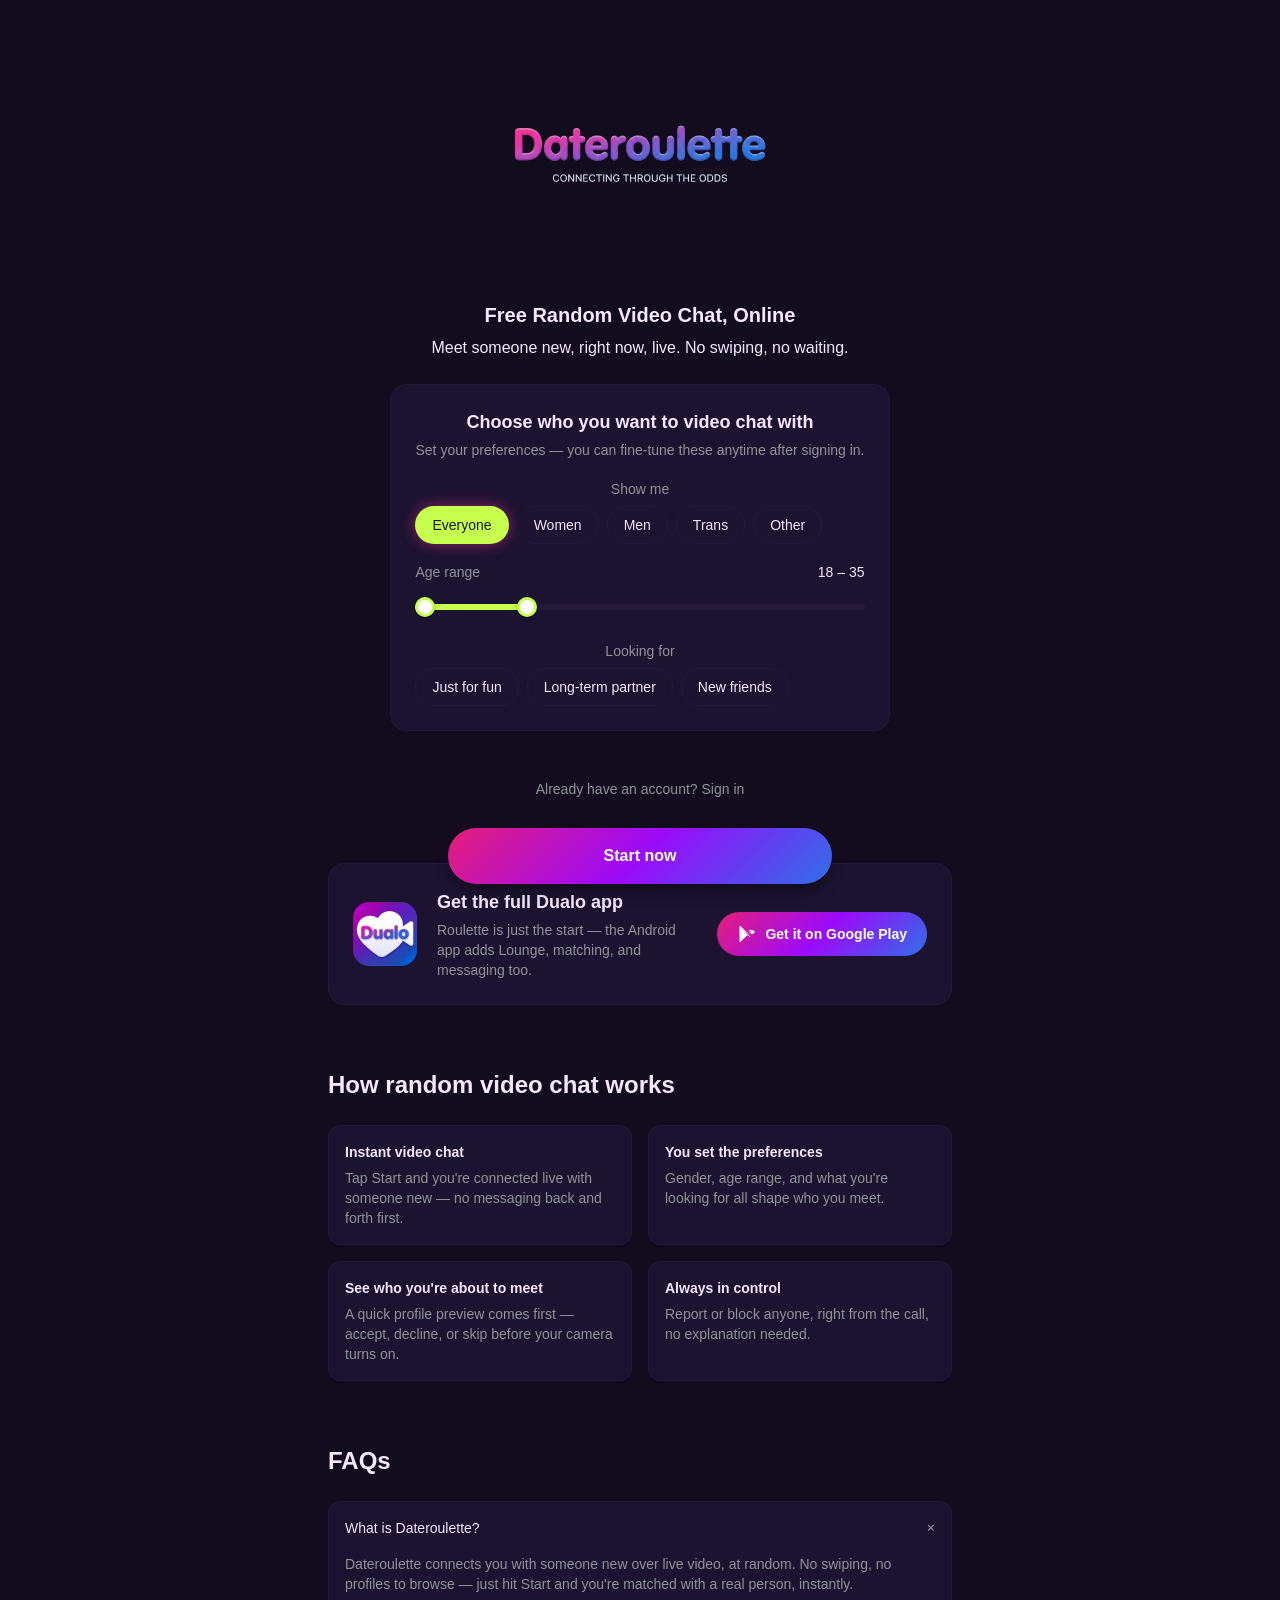
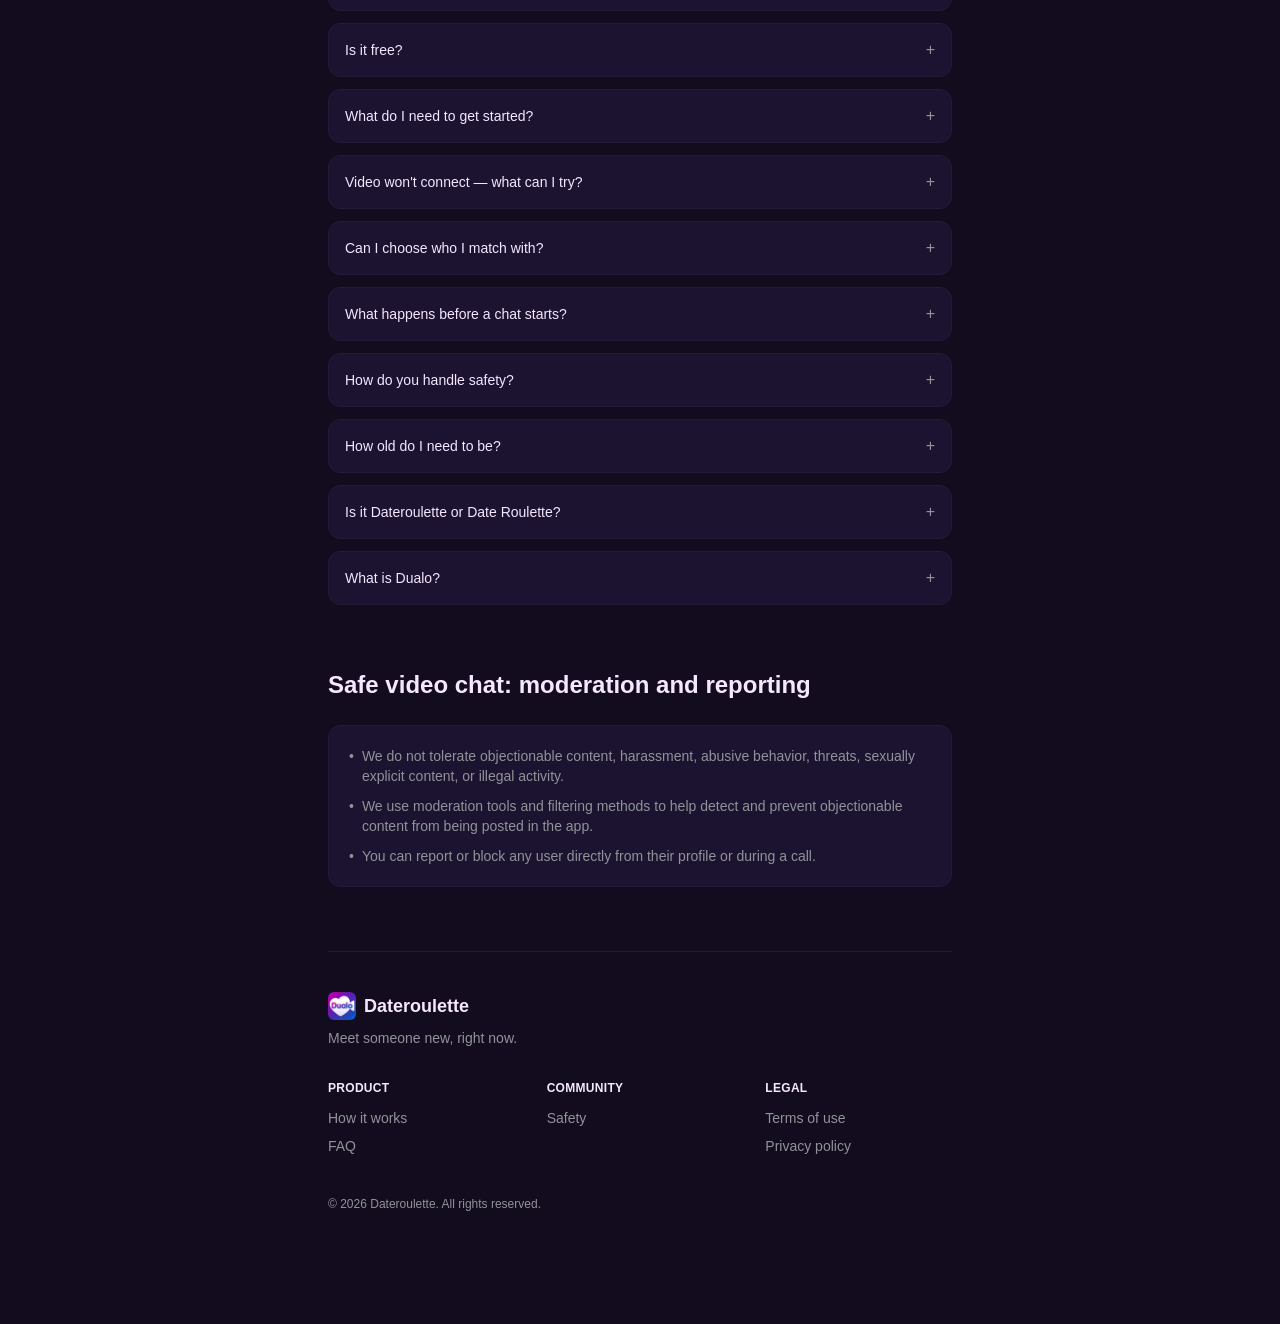
<file: settings.html>
<!DOCTYPE html><html lang="en" class="geist_a71539c9-module__T19VSG__variable geist_mono_8d43a2aa-module__8Li5zG__variable h-dvh antialiased"><head><meta charSet="utf-8"/><meta name="viewport" content="width=device-width, initial-scale=1"/><link rel="preload" href="/_next/static/media/797e433ab948586e-s.p.0r6juujl39pe6.woff2" as="font" crossorigin="" type="font/woff2"/><link rel="preload" href="/_next/static/media/caa3a2e1cccd8315-s.p.0wgildi0cnwt9.woff2" as="font" crossorigin="" type="font/woff2"/><link rel="stylesheet" href="/_next/static/chunks/1tn8xwkzmupw3.css" data-precedence="next"/><link rel="preload" as="script" fetchPriority="low" href="/_next/static/chunks/3925mvv63rr2r.js"/><script src="/_next/static/chunks/11jq0c2_zavac.js" async=""></script><script src="/_next/static/chunks/1h9cw4ac8hx1t.js" async=""></script><script src="/_next/static/chunks/42raw4av2y2nd.js" async=""></script><script src="/_next/static/chunks/turbopack-1vf3akkf4yfir.js" async=""></script><script src="/_next/static/chunks/3-ge4e9h81rhi.js" async=""></script><script src="/_next/static/chunks/15i5efkhdo9o8.js" async=""></script><script src="/_next/static/chunks/3yqz51vcz5w47.js" async=""></script><script src="/_next/static/chunks/1aoj60v_lb7_x.js" async=""></script><script src="/_next/static/chunks/2iey804280zhi.js" async=""></script><script src="/_next/static/chunks/1akq7ju74s2nu.js" async=""></script><meta name="theme-color" content="#120C1E"/><title>Dateroulette - Free Random Video Chat Online</title><meta name="description" content="Dateroulette is free random video chat online — meet someone new right now, live on webcam. Talk to strangers, find a date, or just flirt. No swiping, no waiting, no sign-up fees — just hit Start."/><link rel="manifest" href="/manifest.webmanifest"/><meta name="keywords" content="chatroulette,dateroulette,dualo,date,roulette,dating,video chat,chat,online dating,love,random video chat,video dating,talk to strangers,meet new people,omegle alternative,stranger chat,webcam chat,live video chat,random chat,video call strangers,singles,meet singles,find a date,blind date,speed dating,flirt,free video chat,anonymous chat,instant match,meet people online,social discovery"/><meta name="robots" content="index, follow"/><link rel="canonical" href="https://dateroulette.online/login"/><meta property="og:title" content="Dateroulette - Free Random Video Chat Online"/><meta property="og:description" content="Free random video chat online. Talk to strangers, find a date, or just flirt live on webcam — instant match every time you hit Start."/><meta property="og:url" content="https://dateroulette.online"/><meta property="og:site_name" content="Dateroulette"/><meta property="og:image" content="https://dateroulette.online/dateroulette-wordmark.png"/><meta property="og:type" content="website"/><meta name="twitter:card" content="summary_large_image"/><meta name="twitter:title" content="Dateroulette - Free Random Video Chat Online"/><meta name="twitter:description" content="Free random video chat online. Talk to strangers, find a date, or just flirt live on webcam — instant match every time you hit Start."/><meta name="twitter:image" content="https://dateroulette.online/dateroulette-wordmark.png"/><link rel="icon" href="/favicon.ico?favicon.2k-uxbjzl2xl0.ico" sizes="48x48" type="image/x-icon"/><link rel="icon" href="/icon.png?icon.0ioc8jioj-ayt.png" sizes="512x512" type="image/png"/><link rel="apple-touch-icon" href="/apple-icon.png?apple-icon.0ioc8jioj-ayt.png" sizes="512x512" type="image/png"/><meta name="next-size-adjust" content=""/><script src="/_next/static/chunks/0cz1d0mv5g_q7.js" noModule=""></script></head><body class="min-h-dvh flex flex-col"><div hidden=""><!--$--><!--/$--></div><div class="flex flex-1 items-center justify-center bg-surface-bg2"><div class="h-8 w-8 animate-spin rounded-full border-2 border-surface2 border-t-white"></div></div><script src="/_next/static/chunks/3925mvv63rr2r.js" id="_R_" async=""></script><script>(self.__next_f=self.__next_f||[]).push([0])</script><script>self.__next_f.push([1,"1:\"$Sreact.fragment\"\n2:I[92653,[\"/_next/static/chunks/3-ge4e9h81rhi.js\",\"/_next/static/chunks/15i5efkhdo9o8.js\"],\"default\"]\n3:I[39756,[\"/_next/static/chunks/3-ge4e9h81rhi.js\",\"/_next/static/chunks/15i5efkhdo9o8.js\"],\"default\"]\n4:I[37457,[\"/_next/static/chunks/3-ge4e9h81rhi.js\",\"/_next/static/chunks/15i5efkhdo9o8.js\"],\"default\"]\n5:I[92825,[\"/_next/static/chunks/3-ge4e9h81rhi.js\",\"/_next/static/chunks/15i5efkhdo9o8.js\"],\"ClientSegmentRoot\"]\n6:I[28195,[\"/_next/static/chunks/3-ge4e9h81rhi.js\",\"/_next/static/chunks/15i5efkhdo9o8.js\",\"/_next/static/chunks/3yqz51vcz5w47.js\",\"/_next/static/chunks/1aoj60v_lb7_x.js\",\"/_next/static/chunks/2iey804280zhi.js\",\"/_next/static/chunks/1akq7ju74s2nu.js\"],\"default\"]\n8:I[47257,[\"/_next/static/chunks/3-ge4e9h81rhi.js\",\"/_next/static/chunks/15i5efkhdo9o8.js\"],\"ClientPageRoot\"]\n9:I[32035,[\"/_next/static/chunks/3-ge4e9h81rhi.js\",\"/_next/static/chunks/15i5efkhdo9o8.js\",\"/_next/static/chunks/3yqz51vcz5w47.js\",\"/_next/static/chunks/1aoj60v_lb7_x.js\",\"/_next/static/chunks/2iey804280zhi.js\",\"/_next/static/chunks/1akq7ju74s2nu.js\"],\"default\"]\nc:I[97367,[\"/_next/static/chunks/3-ge4e9h81rhi.js\",\"/_next/static/chunks/15i5efkhdo9o8.js\"],\"OutletBoundary\"]\nd:\"$Sreact.suspense\"\n10:I[97367,[\"/_next/static/chunks/3-ge4e9h81rhi.js\",\"/_next/static/chunks/15i5efkhdo9o8.js\"],\"ViewportBoundary\"]\n12:I[97367,[\"/_next/static/chunks/3-ge4e9h81rhi.js\",\"/_next/static/chunks/15i5efkhdo9o8.js\"],\"MetadataBoundary\"]\n14:I[68027,[\"/_next/static/chunks/3-ge4e9h81rhi.js\",\"/_next/static/chunks/15i5efkhdo9o8.js\"],\"default\",1]\n:HL[\"/_next/static/chunks/1tn8xwkzmupw3.css\",\"style\"]\n:HL[\"/_next/static/media/797e433ab948586e-s.p.0r6juujl39pe6.woff2\",\"font\",{\"crossOrigin\":\"\",\"type\":\"font/woff2\"}]\n:HL[\"/_next/static/media/caa3a2e1cccd8315-s.p.0wgildi0cnwt9.woff2\",\"font\",{\"crossOrigin\":\"\",\"type\":\"font/woff2\"}]\nf:X\n0:{\"P\":null,\"c\":[\"\",\"settings\"],\"q\":\"\",\"i\":false,\"f\":[[[\"\",{\"children\":[\"(app)\",{\"children\":[\"settings\",{\"children\":[\"__PAGE__\",{},\"$undefined\",\"$undefined\",4608]},\"$undefined\",\"$undefined\",4608]},\"$undefined\",\"$undefined\",4608]},\"$undefined\",\"$undefined\",4624],[[\"$\",\"$1\",\"c\",{\"children\":[[[\"$\",\"link\",\"0\",{\"rel\":\"stylesheet\",\"href\":\"/_next/static/chunks/1tn8xwkzmupw3.css\",\"precedence\":\"next\",\"crossOrigin\":\"$undefined\",\"nonce\":\"$undefined\"}],[\"$\",\"script\",\"script-0\",{\"src\":\"/_next/static/chunks/3-ge4e9h81rhi.js\",\"async\":true,\"nonce\":\"$undefined\"}],[\"$\",\"script\",\"script-1\",{\"src\":\"/_next/static/chunks/15i5efkhdo9o8.js\",\"async\":true,\"nonce\":\"$undefined\"}]],[\"$\",\"html\",null,{\"lang\":\"en\",\"className\":\"geist_a71539c9-module__T19VSG__variable geist_mono_8d43a2aa-module__8Li5zG__variable h-dvh antialiased\",\"children\":[\"$\",\"body\",null,{\"className\":\"min-h-dvh flex flex-col\",\"children\":[\"$\",\"$L2\",null,{\"children\":[\"$\",\"$L3\",null,{\"parallelRouterKey\":\"children\",\"error\":\"$undefined\",\"errorStyles\":\"$undefined\",\"errorScripts\":\"$undefined\",\"template\":[\"$\",\"$L4\",null,{}],\"templateStyles\":\"$undefined\",\"templateScripts\":\"$undefined\",\"notFound\":[[[\"$\",\"title\",null,{\"children\":\"404: This page could not be found.\"}],[\"$\",\"div\",null,{\"style\":{\"fontFamily\":\"system-ui,\\\"Segoe UI\\\",Roboto,Helvetica,Arial,sans-serif,\\\"Apple Color Emoji\\\",\\\"Segoe UI Emoji\\\"\",\"height\":\"100vh\",\"textAlign\":\"center\",\"display\":\"flex\",\"flexDirection\":\"column\",\"alignItems\":\"center\",\"justifyContent\":\"center\"},\"children\":[\"$\",\"div\",null,{\"children\":[[\"$\",\"style\",null,{\"dangerouslySetInnerHTML\":{\"__html\":\"body{color:#000;background:#fff;margin:0}.next-error-h1{border-right:1px solid rgba(0,0,0,.3)}@media (prefers-color-scheme:dark){body{color:#fff;background:#000}.next-error-h1{border-right:1px solid rgba(255,255,255,.3)}}\"}}],[\"$\",\"h1\",null,{\"className\":\"next-error-h1\",\"style\":{\"display\":\"inline-block\",\"margin\":\"0 20px 0 0\",\"padding\":\"0 23px 0 0\",\"fontSize\":24,\"fontWeight\":500,\"verticalAlign\":\"top\",\"lineHeight\":\"49px\"},\"children\":404}],[\"$\",\"div\",null,{\"style\":{\"display\":\"inline-block\"},\"children\":[\"$\",\"h2\",null,{\"style\":{\"fontSize\":14,\"fontWeight\":400,\"lineHeight\":\"49px\",\"margin\":0},\"children\":\"This page could not be found.\"}]}]]}]}]],[]],\"forbidden\":\"$undefined\",\"unauthorized\":\"$undefined\"}]}]}]}]]}],{\"children\":[[\"$\",\"$1\",\"c\",{\"children\":[[[\"$\",\"script\",\"script-0\",{\"src\":\"/_next/static/chunks/3yqz51vcz5w47.js\",\"async\":true,\"nonce\":\"$undefined\"}],[\"$\",\"script\",\"script-1\",{\"src\":\"/_next/static/chunks/1aoj60v_lb7_x.js\",\"async\":true,\"nonce\":\"$undefined\"}],[\"$\",\"script\",\"script-2\",{\"src\":\"/_next/static/chunks/2iey804280zhi.js\",\"async\":true,\"nonce\":\"$undefined\"}],[\"$\",\"script\",\"script-3\",{\"src\":\"/_next/static/chunks/1akq7ju74s2nu.js\",\"async\":true,\"nonce\":\"$undefined\"}]],[\"$\",\"$L5\",null,{\"Component\":\"$6\",\"slots\":{\"children\":[\"$\",\"$L3\",null,{\"parallelRouterKey\":\"children\",\"error\":\"$undefined\",\"errorStyles\":\"$undefined\",\"errorScripts\":\"$undefined\",\"template\":[\"$\",\"$L4\",null,{}],\"templateStyles\":\"$undefined\",\"templateScripts\":\"$undefined\",\"notFound\":[[[\"$\",\"title\",null,{\"children\":\"404: This page could not be found.\"}],[\"$\",\"div\",null,{\"style\":\"$0:f:0:1:0:props:children:1:props:children:props:children:props:children:props:notFound:0:1:props:style\",\"children\":[\"$\",\"div\",null,{\"children\":[[\"$\",\"style\",null,{\"dangerouslySetInnerHTML\":{\"__html\":\"body{color:#000;background:#fff;margin:0}.next-error-h1{border-right:1px solid rgba(0,0,0,.3)}@media (prefers-color-scheme:dark){body{color:#fff;background:#000}.next-error-h1{border-right:1px solid rgba(255,255,255,.3)}}\"}}],[\"$\",\"h1\",null,{\"className\":\"next-error-h1\",\"style\":\"$0:f:0:1:0:props:children:1:props:children:props:children:props:children:props:notFound:0:1:props:children:props:children:1:props:style\",\"children\":404}],[\"$\",\"div\",null,{\"style\":\"$0:f:0:1:0:props:children:1:props:children:props:children:props:children:props:notFound:0:1:props:children:props:children:2:props:style\",\"children\":[\"$\",\"h2\",null,{\"style\":\"$0:f:0:1:0:props:children:1:props:children:props:children:props:children:props:notFound:0:1:props:children:props:children:2:props:children:props:style\",\"children\":\"This page could not be found.\"}]}]]}]}]],[]],\"forbidden\":\"$undefined\",\"unauthorized\":\"$undefined\"}]},\"serverProvidedParams\":{\"params\":{},\"promises\":[\"$@7\"]}}]]}],{\"children\":[[\"$\",\"$1\",\"c\",{\"children\":[null,[\"$\",\"$L3\",null,{\"parallelRouterKey\":\"children\",\"error\":\"$undefined\",\"errorStyles\":\"$undefined\",\"errorScripts\":\"$undefined\",\"template\":[\"$\",\"$L4\",null,{}],\"templateStyles\":\"$undefined\",\"templateScripts\":\"$undefined\",\"notFound\":\"$undefined\",\"forbidden\":\"$undefined\",\"unauthorized\":\"$undefined\"}]]}],{\"children\":[[\"$\",\"$1\",\"c\",{\"children\":[[\"$\",\"$L8\",null,{\"Component\":\"$9\",\"serverProvidedParams\":{\"searchParams\":{},\"params\":\"$0:f:0:1:1:children:0:props:children:1:props:serverProvidedParams:params\",\"promises\":[\"$@a\",\"$@b\"]}}],null,[\"$\",\"$Lc\",null,{\"children\":[\"$\",\"$d\",null,{\"name\":\"Next.MetadataOutlet\",\"children\":\"$@e\"}]}]]}],{},null,false,null]},null,false,\"$f\"]},null,false,null]},null,false,null],[\"$\",\"$1\",\"h\",{\"children\":[null,[\"$\",\"$L10\",null,{\"children\":\"$L11\"}],[\"$\",\"div\",null,{\"hidden\":true,\"children\":[\"$\",\"$L12\",null,{\"children\":[\"$\",\"$d\",null,{\"name\":\"Next.Metadata\",\"children\":\"$L13\"}]}]}],[\"$\",\"meta\",null,{\"name\":\"next-size-adjust\",\"content\":\"\"}]]}],false]],\"m\":\"$undefined\",\"G\":[\"$14\",[[\"$\",\"link\",\"0\",{\"rel\":\"stylesheet\",\"href\":\"/_next/static/chunks/1tn8xwkzmupw3.css\",\"precedence\":\"next\",\"crossOrigin\":\"$undefined\",\"nonce\":\"$undefined\"}]]],\"S\":true,\"h\":null,\"r\":\"$undefined\",\"s\":\"$undefined\",\"a\":\"$undefined\",\"l\":\"$undefined\",\"p\":\"$undefined\",\"d\":\"$undefined\",\"b\":\"-fuAw7LvfFXIalBMSftIc\"}\nf:C\n7:\"$0:f:0:1:1:children:0:props:children:1:props:serverProvidedParams:params\"\na:{}\nb:\"$0:f:0:1:1:children:0:props:children:1:props:serverProvidedParams:params\"\n11:[[\"$\",\"meta\",\"0\",{\"charSet\":\"utf-8\"}],[\"$\",\"meta\",\"1\",{\"name\":\"viewport\",\"content\":\"width=device-width, initial-scale=1\"}],[\"$\",\"meta\",\"2\",{\"name\":\"theme-color\",\"content\":\"#120C1E\"}]]\n15:I[27201,[\"/_next/static/chunks/3-ge4e9h81rhi.js\",\"/_next/static/chunks/15i5efkhdo9o8.js\"],\"IconMark\"]\ne:null\n13:[[\"$\",\"title\",\"0\",{\"children\":\"Dateroulette - Free Random Video Chat Online\"}],[\"$\",\"meta\",\"1\",{\"name\":\"description\",\"content\":\"Dateroulette is free random video chat online — meet someone new right now, live on webcam. Talk to strangers, find a date, or just flirt. No swiping, no waiting, no sign-up fees — just hit Start.\"}],[\"$\",\"link\",\"2\",{\"rel\":\"manifest\",\"href\":\"/manifest.webmanifest\",\"crossOrigin\":\"$undefined\"}],[\"$\",\"meta\",\"3\",{\"name\":\"keywords\",\"content\":\"chatroulette,dateroulette,dualo,date,roulette,dating,video chat,chat,online dating,love,random video chat,video dating,talk to strangers,meet new people,omegle alternative,stranger chat,webcam chat,live video chat,random chat,video call strangers,singles,meet singles,find a date,blind date,speed dating,flirt,free video chat,anonymous chat,instant match,meet people online,social discovery\"}],[\"$\",\"meta\",\"4\",{\"name\":\"robots\",\"content\":\"index, follow\"}],[\"$\",\"link\",\"5\",{\"rel\":\"canonical\",\"href\":\"https://dateroulette.online/login\"}],[\"$\",\"meta\",\"6\",{\"property\":\"og:title\",\"content\":\"Dateroulette - Free Random Video Chat Online\"}],[\"$\",\"meta\",\"7\",{\"property\":\"og:description\",\"content\":\"Free random video chat online. Talk to strangers, find a date, or just flirt live on webcam — instant match every time you hit Start.\"}],[\"$\",\"meta\",\"8\",{\"property\":\"og:url\",\"content\":\"https://dateroulette.online\"}],[\"$\",\"meta\",\"9\",{\"property\":\"og:site_name\",\"content\":\"Dateroulette\"}],[\"$\",\"meta\",\"10\",{\"property\":\"og:image\",\"content\":\"https://dateroulette.online/dateroulette-wordmark.png\"}],[\"$\",\"meta\",\"11\",{\"property\":\"og:type\",\"content\":\"website\"}],[\"$\",\"meta\",\"12\",{\"name\":\"twitter:card\",\"content\":\"summary_large_image\"}],[\"$\",\"meta\",\"13\",{\"name\":\"twitter:title\",\"content\":\"Dateroulette - Free Random Video Chat Online\"}],[\"$\",\"meta\",\"14\",{\"name\":\"twitter:description\",\"content\":\"Free random video chat online. Talk to strangers, find a date, or just flirt live on webcam — instant match every time you hit Start.\"}],[\"$\",\"meta\",\"15\",{\"name\":\"twitter:image\",\"content\":\"https://dateroulette.online/dateroulette-wordmark.png\"}],[\"$\",\"link\",\"16\",{\"rel\":\"icon\",\"href\":\"/favicon.ico?favicon.2k-uxbjzl2xl0.ico\",\"sizes\":\"48x48\",\"type\":\"image/x-icon\"}],[\"$\",\"link\",\"17\",{\"rel\":\"icon\",\"href\":\"/icon.png?icon.0ioc8jioj-ayt.png\",\"sizes\":\"512x512\",\"type\":\"image/png\"}],[\"$\",\"link\",\"18\",{\"rel\":\"apple-touch-icon\",\"href\":\"/apple-icon.png?apple-icon.0ioc8jioj-ayt.png\",\"sizes\":\"512x512\",\"type\":\"image/png\"}],[\"$\",\"$L15\",\"19\",{}]]\n"])</script></body></html>
</file>
<file: _next/static/chunks/1tn8xwkzmupw3.css>
@font-face{font-family:Geist;font-style:normal;font-weight:100 900;font-display:swap;src:url(../media/fef07dbb0973bf53-s.3p2_lha1f2xer.woff2)format("woff2");unicode-range:U+460-52F,U+1C80-1C8A,U+20B4,U+2DE0-2DFF,U+A640-A69F,U+FE2E-FE2F}@font-face{font-family:Geist;font-style:normal;font-weight:100 900;font-display:swap;src:url(../media/8a480f0b521d4e75-s.1qq4vpdcun5oj.woff2)format("woff2");unicode-range:U+301,U+400-45F,U+490-491,U+4B0-4B1,U+2116}@font-face{font-family:Geist;font-style:normal;font-weight:100 900;font-display:swap;src:url(../media/53b9e256198e5412-s.390ncx5urfkfu.woff2)format("woff2");unicode-range:U+102-103,U+110-111,U+128-129,U+168-169,U+1A0-1A1,U+1AF-1B0,U+300-301,U+303-304,U+308-309,U+323,U+329,U+1EA0-1EF9,U+20AB}@font-face{font-family:Geist;font-style:normal;font-weight:100 900;font-display:swap;src:url(../media/7178b3e590c64307-s.21jp631_3pja2.woff2)format("woff2");unicode-range:U+100-2BA,U+2BD-2C5,U+2C7-2CC,U+2CE-2D7,U+2DD-2FF,U+304,U+308,U+329,U+1D00-1DBF,U+1E00-1E9F,U+1EF2-1EFF,U+2020,U+20A0-20AB,U+20AD-20C0,U+2113,U+2C60-2C7F,U+A720-A7FF}@font-face{font-family:Geist;font-style:normal;font-weight:100 900;font-display:swap;src:url(../media/caa3a2e1cccd8315-s.p.0wgildi0cnwt9.woff2)format("woff2");unicode-range:U+??,U+131,U+152-153,U+2BB-2BC,U+2C6,U+2DA,U+2DC,U+304,U+308,U+329,U+2000-206F,U+20AC,U+2122,U+2191,U+2193,U+2212,U+2215,U+FEFF,U+FFFD}@font-face{font-family:Geist Fallback;src:local(Arial);ascent-override:95.94%;descent-override:28.16%;line-gap-override:0.0%;size-adjust:104.76%}.geist_a71539c9-module__T19VSG__className{font-family:Geist,Geist Fallback;font-style:normal}.geist_a71539c9-module__T19VSG__variable{--font-geist-sans:"Geist", "Geist Fallback"}
@font-face{font-family:Geist Mono;font-style:normal;font-weight:100 900;font-display:swap;src:url(../media/5ce348bf30bf5439-s.31988l_ccedte.woff2)format("woff2");unicode-range:U+460-52F,U+1C80-1C8A,U+20B4,U+2DE0-2DFF,U+A640-A69F,U+FE2E-FE2F}@font-face{font-family:Geist Mono;font-style:normal;font-weight:100 900;font-display:swap;src:url(../media/4fa387ec64143e14-s.2tuy5pz7dlieh.woff2)format("woff2");unicode-range:U+301,U+400-45F,U+490-491,U+4B0-4B1,U+2116}@font-face{font-family:Geist Mono;font-style:normal;font-weight:100 900;font-display:swap;src:url(../media/6306c77e7c8268e4-s.2dbetqa9o8jxf.woff2)format("woff2");unicode-range:U+2000-2001,U+2004-2008,U+200A,U+23B8-23BD,U+2500-259F}@font-face{font-family:Geist Mono;font-style:normal;font-weight:100 900;font-display:swap;src:url(../media/7d817b4c03b0c5f1-s.1uyisp29ctx0d.woff2)format("woff2");unicode-range:U+102-103,U+110-111,U+128-129,U+168-169,U+1A0-1A1,U+1AF-1B0,U+300-301,U+303-304,U+308-309,U+323,U+329,U+1EA0-1EF9,U+20AB}@font-face{font-family:Geist Mono;font-style:normal;font-weight:100 900;font-display:swap;src:url(../media/bbc41e54d2fcbd21-s.1rgnod-3esatf.woff2)format("woff2");unicode-range:U+100-2BA,U+2BD-2C5,U+2C7-2CC,U+2CE-2D7,U+2DD-2FF,U+304,U+308,U+329,U+1D00-1DBF,U+1E00-1E9F,U+1EF2-1EFF,U+2020,U+20A0-20AB,U+20AD-20C0,U+2113,U+2C60-2C7F,U+A720-A7FF}@font-face{font-family:Geist Mono;font-style:normal;font-weight:100 900;font-display:swap;src:url(../media/797e433ab948586e-s.p.0r6juujl39pe6.woff2)format("woff2");unicode-range:U+??,U+131,U+152-153,U+2BB-2BC,U+2C6,U+2DA,U+2DC,U+304,U+308,U+329,U+2000-206F,U+20AC,U+2122,U+2191,U+2193,U+2212,U+2215,U+FEFF,U+FFFD}@font-face{font-family:Geist Mono Fallback;src:local(Arial);ascent-override:74.67%;descent-override:21.92%;line-gap-override:0.0%;size-adjust:134.59%}.geist_mono_8d43a2aa-module__8Li5zG__className{font-family:Geist Mono,Geist Mono Fallback;font-style:normal}.geist_mono_8d43a2aa-module__8Li5zG__variable{--font-geist-mono:"Geist Mono", "Geist Mono Fallback"}
@layer properties{@supports (((-webkit-hyphens:none)) and (not (margin-trim:inline))) or ((-moz-orient:inline) and (not (color:rgb(from red r g b)))){*,:before,:after,::backdrop{--tw-translate-x:0;--tw-translate-y:0;--tw-translate-z:0;--tw-scale-x:1;--tw-scale-y:1;--tw-scale-z:1;--tw-rotate-x:initial;--tw-rotate-y:initial;--tw-rotate-z:initial;--tw-skew-x:initial;--tw-skew-y:initial;--tw-divide-y-reverse:0;--tw-border-style:solid;--tw-gradient-position:initial;--tw-gradient-from:#0000;--tw-gradient-via:#0000;--tw-gradient-to:#0000;--tw-gradient-stops:initial;--tw-gradient-via-stops:initial;--tw-gradient-from-position:0%;--tw-gradient-via-position:50%;--tw-gradient-to-position:100%;--tw-leading:initial;--tw-font-weight:initial;--tw-tracking:initial;--tw-ordinal:initial;--tw-slashed-zero:initial;--tw-numeric-figure:initial;--tw-numeric-spacing:initial;--tw-numeric-fraction:initial;--tw-shadow:0 0 #0000;--tw-shadow-color:initial;--tw-shadow-alpha:100%;--tw-inset-shadow:0 0 #0000;--tw-inset-shadow-color:initial;--tw-inset-shadow-alpha:100%;--tw-ring-color:initial;--tw-ring-shadow:0 0 #0000;--tw-inset-ring-color:initial;--tw-inset-ring-shadow:0 0 #0000;--tw-ring-inset:initial;--tw-ring-offset-width:0px;--tw-ring-offset-color:#fff;--tw-ring-offset-shadow:0 0 #0000;--tw-blur:initial;--tw-brightness:initial;--tw-contrast:initial;--tw-grayscale:initial;--tw-hue-rotate:initial;--tw-invert:initial;--tw-opacity:initial;--tw-saturate:initial;--tw-sepia:initial;--tw-drop-shadow:initial;--tw-drop-shadow-color:initial;--tw-drop-shadow-alpha:100%;--tw-drop-shadow-size:initial;--tw-backdrop-blur:initial;--tw-backdrop-brightness:initial;--tw-backdrop-contrast:initial;--tw-backdrop-grayscale:initial;--tw-backdrop-hue-rotate:initial;--tw-backdrop-invert:initial;--tw-backdrop-opacity:initial;--tw-backdrop-saturate:initial;--tw-backdrop-sepia:initial;--tw-duration:initial;--tw-ease:initial}}}@layer theme{:root,:host{--color-red-400:#ff6568;--color-red-500:#fb2c36;--color-zinc-200:#e4e4e7;--color-zinc-900:#18181b;--color-black:#000;--color-white:#fff;--spacing:.25rem;--container-xs:20rem;--container-sm:24rem;--container-md:28rem;--container-2xl:42rem;--text-xs:.75rem;--text-xs--line-height:calc(1 / .75);--text-sm:.875rem;--text-sm--line-height:calc(1.25 / .875);--text-base:1rem;--text-base--line-height:calc(1.5 / 1);--text-lg:1.125rem;--text-lg--line-height:calc(1.75 / 1.125);--text-xl:1.25rem;--text-xl--line-height:calc(1.75 / 1.25);--text-2xl:1.5rem;--text-2xl--line-height:calc(2 / 1.5);--text-3xl:1.875rem;--text-3xl--line-height:calc(2.25 / 1.875);--text-4xl:2.25rem;--text-4xl--line-height:calc(2.5 / 2.25);--font-weight-medium:500;--font-weight-semibold:600;--font-weight-bold:700;--font-weight-extrabold:800;--tracking-tight:-.025em;--tracking-wide:.025em;--leading-tight:1.25;--leading-relaxed:1.625;--radius-sm:.25rem;--radius-lg:.5rem;--radius-xl:.75rem;--radius-2xl:1rem;--radius-3xl:1.5rem;--ease-out:cubic-bezier(0, 0, .2, 1);--ease-in-out:cubic-bezier(.4, 0, .2, 1);--animate-spin:spin 1s linear infinite;--animate-ping:ping 1s cubic-bezier(0, 0, .2, 1) infinite;--blur-sm:8px;--blur-md:12px;--blur-2xl:40px;--default-transition-duration:.15s;--default-transition-timing-function:cubic-bezier(.4, 0, .2, 1);--default-font-family:var(--font-geist-sans);--default-mono-font-family:var(--font-geist-mono);--color-brand-primary:var(--color-brand-primary);--color-brand-secondary:var(--color-brand-secondary);--color-brand-accent:var(--color-brand-accent);--color-brand-highlight:var(--color-brand-highlight);--color-brand-purple:var(--color-brand-purple);--color-brand-pink:var(--color-brand-pink);--color-brand-blue:var(--color-brand-blue);--color-surface-bg2:var(--color-surface-bg2);--color-surface:var(--color-surface);--color-surface2:var(--color-surface2);--color-surface-elevated:var(--color-surface-elevated);--color-text-secondary:var(--color-text-secondary);--color-text-light:var(--color-text-light);--color-system-success:var(--color-system-success);--color-system-info:var(--color-system-info);--color-system-warning:var(--color-system-warning);--color-system-error:var(--color-system-error);--color-lime:var(--color-lime)}@supports (color:lab(0% 0 0)){:root,:host{--color-red-400:lab(63.7053% 60.745 31.3109);--color-red-500:lab(55.4814% 75.0732 48.8528);--color-zinc-200:lab(90.6853% .399232 -1.45452);--color-zinc-900:lab(8.30603% .618205 -2.16572)}}}@layer base{*,:after,:before,::backdrop{box-sizing:border-box;border:0 solid;margin:0;padding:0}::file-selector-button{box-sizing:border-box;border:0 solid;margin:0;padding:0}html,:host{-webkit-text-size-adjust:100%;tab-size:4;line-height:1.5;font-family:var(--default-font-family,-apple-system, BlinkMacSystemFont, "Segoe UI", Roboto, "Helvetica Neue", "Noto Sans", Arial, sans-serif, "Apple Color Emoji", "Segoe UI Emoji", "Segoe UI Symbol", "Noto Color Emoji");font-feature-settings:var(--default-font-feature-settings,normal);font-variation-settings:var(--default-font-variation-settings,normal);-webkit-tap-highlight-color:transparent}hr{height:0;color:inherit;border-top-width:1px}abbr:where([title]){-webkit-text-decoration:underline dotted;text-decoration:underline dotted}h1,h2,h3,h4,h5,h6{font-size:inherit;font-weight:inherit}a{color:inherit;-webkit-text-decoration:inherit;-webkit-text-decoration:inherit;-webkit-text-decoration:inherit;-webkit-text-decoration:inherit;text-decoration:inherit}b,strong{font-weight:bolder}code,kbd,samp,pre{font-family:var(--default-mono-font-family,ui-monospace, SFMono-Regular, Menlo, Monaco, Consolas, "Liberation Mono", "Courier New", monospace);font-feature-settings:var(--default-mono-font-feature-settings,normal);font-variation-settings:var(--default-mono-font-variation-settings,normal);font-size:1em}small{font-size:80%}sub,sup{vertical-align:baseline;font-size:75%;line-height:0;position:relative}sub{bottom:-.25em}sup{top:-.5em}table{text-indent:0;border-color:inherit;border-collapse:collapse}:-moz-focusring:where(:not(iframe)){outline:auto}progress{vertical-align:baseline}summary{display:list-item}ol,ul,menu{list-style:none}img,svg,video,canvas,audio,iframe,embed,object{vertical-align:middle;display:block}img,video{max-width:100%;height:auto}button,input,select,optgroup,textarea{font:inherit;font-feature-settings:inherit;font-variation-settings:inherit;letter-spacing:inherit;color:inherit;opacity:1;background-color:#0000;border-radius:0}::file-selector-button{font:inherit;font-feature-settings:inherit;font-variation-settings:inherit;letter-spacing:inherit;color:inherit;opacity:1;background-color:#0000;border-radius:0}:where(select:is([multiple],[size])) optgroup{font-weight:bolder}:where(select:is([multiple],[size])) optgroup option{padding-inline-start:20px}::file-selector-button{margin-inline-end:4px}::placeholder{opacity:1}@supports (not ((-webkit-appearance:-apple-pay-button))) or (contain-intrinsic-size:1px){::placeholder{color:currentColor}@supports (color:color-mix(in lab, red, red)){::placeholder{color:color-mix(in oklab, currentcolor 50%, transparent)}}}textarea{resize:vertical}::-webkit-search-decoration{-webkit-appearance:none}::-webkit-date-and-time-value{min-height:1lh;text-align:inherit}::-webkit-datetime-edit{display:inline-flex}::-webkit-datetime-edit-fields-wrapper{padding:0}::-webkit-datetime-edit{padding-block:0}::-webkit-datetime-edit-year-field{padding-block:0}::-webkit-datetime-edit-month-field{padding-block:0}::-webkit-datetime-edit-day-field{padding-block:0}::-webkit-datetime-edit-hour-field{padding-block:0}::-webkit-datetime-edit-minute-field{padding-block:0}::-webkit-datetime-edit-second-field{padding-block:0}::-webkit-datetime-edit-millisecond-field{padding-block:0}::-webkit-datetime-edit-meridiem-field{padding-block:0}::-webkit-calendar-picker-indicator{line-height:1}:-moz-ui-invalid{box-shadow:none}button,input:where([type=button],[type=reset],[type=submit]){appearance:button}::file-selector-button{appearance:button}::-webkit-inner-spin-button{height:auto}::-webkit-outer-spin-button{height:auto}[hidden]:where(:not([hidden=until-found])){display:none!important}}@layer components;@layer utilities{.pointer-events-auto{pointer-events:auto}.pointer-events-none{pointer-events:none}.invisible{visibility:hidden}.visible{visibility:visible}.absolute{position:absolute}.fixed{position:fixed}.relative{position:relative}.static{position:static}.inset-0{inset:0}.inset-\[5px\]{inset:5px}.inset-x-0{inset-inline:0}.inset-x-4{inset-inline:calc(var(--spacing) * 4)}.inset-y-0{inset-block:0}.-top-1\.5{top:calc(var(--spacing) * -1.5)}.top-0{top:0}.top-1{top:var(--spacing)}.top-1\/2{top:50%}.top-3{top:calc(var(--spacing) * 3)}.top-4{top:calc(var(--spacing) * 4)}.top-14{top:calc(var(--spacing) * 14)}.top-16{top:calc(var(--spacing) * 16)}.top-20{top:calc(var(--spacing) * 20)}.top-24{top:calc(var(--spacing) * 24)}.-right-1{right:calc(var(--spacing) * -1)}.-right-1\.5{right:calc(var(--spacing) * -1.5)}.right-1{right:var(--spacing)}.right-3{right:calc(var(--spacing) * 3)}.right-4{right:calc(var(--spacing) * 4)}.right-20{right:calc(var(--spacing) * 20)}.right-24{right:calc(var(--spacing) * 24)}.-bottom-1{bottom:calc(var(--spacing) * -1)}.bottom-0{bottom:0}.bottom-3{bottom:calc(var(--spacing) * 3)}.bottom-4{bottom:calc(var(--spacing) * 4)}.bottom-16{bottom:calc(var(--spacing) * 16)}.bottom-20{bottom:calc(var(--spacing) * 20)}.bottom-24{bottom:calc(var(--spacing) * 24)}.left-0{left:0}.left-1\/2{left:50%}.left-4{left:calc(var(--spacing) * 4)}.z-10{z-index:10}.z-30{z-index:30}.z-40{z-index:40}.z-50{z-index:50}.z-\[28\]{z-index:28}.z-\[35\]{z-index:35}.z-\[36\]{z-index:36}.z-\[45\]{z-index:45}.z-\[46\]{z-index:46}.z-\[48\]{z-index:48}.z-\[60\]{z-index:60}.z-\[70\]{z-index:70}.container{width:100%}@media (min-width:40rem){.container{max-width:40rem}}@media (min-width:48rem){.container{max-width:48rem}}@media (min-width:64rem){.container{max-width:64rem}}@media (min-width:80rem){.container{max-width:80rem}}@media (min-width:96rem){.container{max-width:96rem}}.m-4{margin:calc(var(--spacing) * 4)}.-mx-\[21px\]{margin-inline:-21px}.mx-auto{margin-inline:auto}.mt-0\.5{margin-top:calc(var(--spacing) * .5)}.mt-1{margin-top:var(--spacing)}.mt-1\.5{margin-top:calc(var(--spacing) * 1.5)}.mt-2{margin-top:calc(var(--spacing) * 2)}.mt-3{margin-top:calc(var(--spacing) * 3)}.mt-4{margin-top:calc(var(--spacing) * 4)}.mt-5{margin-top:calc(var(--spacing) * 5)}.mt-6{margin-top:calc(var(--spacing) * 6)}.mt-8{margin-top:calc(var(--spacing) * 8)}.mt-10{margin-top:calc(var(--spacing) * 10)}.mt-16{margin-top:calc(var(--spacing) * 16)}.mt-\[34px\]{margin-top:34px}.mt-\[clamp\(0\.625rem\,2vh\,1\.25rem\)\]{margin-top:clamp(.625rem,2vh,1.25rem)}.mt-auto{margin-top:auto}.mb-1{margin-bottom:var(--spacing)}.mb-1\.5{margin-bottom:calc(var(--spacing) * 1.5)}.mb-2{margin-bottom:calc(var(--spacing) * 2)}.mb-3{margin-bottom:calc(var(--spacing) * 3)}.mb-4{margin-bottom:calc(var(--spacing) * 4)}.mb-6{margin-bottom:calc(var(--spacing) * 6)}.mb-8{margin-bottom:calc(var(--spacing) * 8)}.block{display:block}.contents{display:contents}.flex{display:flex}.grid{display:grid}.hidden{display:none}.inline{display:inline}.table{display:table}.aspect-square{aspect-ratio:1}.h-1{height:var(--spacing)}.h-1\.5{height:calc(var(--spacing) * 1.5)}.h-1\/2{height:50%}.h-2{height:calc(var(--spacing) * 2)}.h-2\.5{height:calc(var(--spacing) * 2.5)}.h-4{height:calc(var(--spacing) * 4)}.h-5{height:calc(var(--spacing) * 5)}.h-6{height:calc(var(--spacing) * 6)}.h-7{height:calc(var(--spacing) * 7)}.h-8{height:calc(var(--spacing) * 8)}.h-9{height:calc(var(--spacing) * 9)}.h-10{height:calc(var(--spacing) * 10)}.h-11{height:calc(var(--spacing) * 11)}.h-12{height:calc(var(--spacing) * 12)}.h-14{height:calc(var(--spacing) * 14)}.h-16{height:calc(var(--spacing) * 16)}.h-24{height:calc(var(--spacing) * 24)}.h-32{height:calc(var(--spacing) * 32)}.h-\[46px\]{height:46px}.h-\[52px\]{height:52px}.h-\[60px\]{height:60px}.h-\[80\%\]{height:80%}.h-\[82\%\]{height:82%}.h-\[84px\]{height:84px}.h-\[100dvh\]{height:100dvh}.h-\[124px\]{height:124px}.h-\[170\%\]{height:170%}.h-auto{height:auto}.h-dvh{height:100dvh}.h-full{height:100%}.max-h-\[70dvh\]{max-height:70dvh}.max-h-\[80vh\]{max-height:80vh}.max-h-\[85vh\]{max-height:85vh}.max-h-\[100px\]{max-height:100px}.max-h-\[198px\]{max-height:198px}.min-h-\[124px\]{min-height:124px}.min-h-dvh{min-height:100dvh}.min-h-full{min-height:100%}.w-1{width:var(--spacing)}.w-1\.5{width:calc(var(--spacing) * 1.5)}.w-2{width:calc(var(--spacing) * 2)}.w-2\.5{width:calc(var(--spacing) * 2.5)}.w-4{width:calc(var(--spacing) * 4)}.w-5{width:calc(var(--spacing) * 5)}.w-6{width:calc(var(--spacing) * 6)}.w-7{width:calc(var(--spacing) * 7)}.w-8{width:calc(var(--spacing) * 8)}.w-9{width:calc(var(--spacing) * 9)}.w-10{width:calc(var(--spacing) * 10)}.w-11{width:calc(var(--spacing) * 11)}.w-12{width:calc(var(--spacing) * 12)}.w-14{width:calc(var(--spacing) * 14)}.w-16{width:calc(var(--spacing) * 16)}.w-20{width:calc(var(--spacing) * 20)}.w-24{width:calc(var(--spacing) * 24)}.w-56{width:calc(var(--spacing) * 56)}.w-64{width:calc(var(--spacing) * 64)}.w-\[46px\]{width:46px}.w-\[52px\]{width:52px}.w-\[60px\]{width:60px}.w-\[72px\]{width:72px}.w-\[80\%\]{width:80%}.w-\[82\%\]{width:82%}.w-\[84px\]{width:84px}.w-\[100px\]{width:100px}.w-\[170\%\]{width:170%}.w-\[272px\]{width:272px}.w-\[clamp\(10\.5rem\,32\.68vw\,17\.5rem\)\]{width:clamp(10.5rem,32.68vw,17.5rem)}.w-\[min\(60vw\,220px\)\]{width:min(60vw,220px)}.w-\[min\(66vw\,260px\)\]{width:min(66vw,260px)}.w-fit{width:fit-content}.w-full{width:100%}.max-w-2xl{max-width:var(--container-2xl)}.max-w-\[9rem\]{max-width:9rem}.max-w-\[75\%\]{max-width:75%}.max-w-\[80vw\]{max-width:80vw}.max-w-\[228px\]{max-width:228px}.max-w-\[248px\]{max-width:248px}.max-w-\[264px\]{max-width:264px}.max-w-\[300px\]{max-width:300px}.max-w-\[calc\(100\%-48px\)\]{max-width:calc(100% - 48px)}.max-w-md{max-width:var(--container-md)}.max-w-sm{max-width:var(--container-sm)}.max-w-xs{max-width:var(--container-xs)}.min-w-0{min-width:0}.min-w-4{min-width:calc(var(--spacing) * 4)}.min-w-5{min-width:calc(var(--spacing) * 5)}.flex-1{flex:1}.shrink{flex-shrink:1}.shrink-0{flex-shrink:0}.grow{flex-grow:1}.-translate-x-1\/2{--tw-translate-x:calc(calc(1 / 2 * 100%) * -1);translate:var(--tw-translate-x) var(--tw-translate-y)}.translate-x-0\.5{--tw-translate-x:calc(var(--spacing) * .5);translate:var(--tw-translate-x) var(--tw-translate-y)}.translate-x-5{--tw-translate-x:calc(var(--spacing) * 5);translate:var(--tw-translate-x) var(--tw-translate-y)}.-translate-y-1\/2{--tw-translate-y:calc(calc(1 / 2 * 100%) * -1);translate:var(--tw-translate-x) var(--tw-translate-y)}.translate-y-0{--tw-translate-y:0px;translate:var(--tw-translate-x) var(--tw-translate-y)}.translate-y-0\.5{--tw-translate-y:calc(var(--spacing) * .5);translate:var(--tw-translate-x) var(--tw-translate-y)}.translate-y-6{--tw-translate-y:calc(var(--spacing) * 6);translate:var(--tw-translate-x) var(--tw-translate-y)}.scale-125{--tw-scale-x:125%;--tw-scale-y:125%;--tw-scale-z:125%;scale:var(--tw-scale-x) var(--tw-scale-y)}.-rotate-90{rotate:-90deg}.rotate-45{rotate:45deg}.transform{transform:var(--tw-rotate-x,) var(--tw-rotate-y,) var(--tw-rotate-z,) var(--tw-skew-x,) var(--tw-skew-y,)}.animate-ping{animation:var(--animate-ping)}.animate-spin{animation:var(--animate-spin)}.cursor-grab{cursor:grab}.cursor-grabbing{cursor:grabbing}.cursor-not-allowed{cursor:not-allowed}.touch-none{touch-action:none}.resize{resize:both}.columns-2{columns:2}.break-inside-avoid{break-inside:avoid}.grid-cols-1{grid-template-columns:repeat(1,minmax(0,1fr))}.grid-cols-2{grid-template-columns:repeat(2,minmax(0,1fr))}.grid-cols-3{grid-template-columns:repeat(3,minmax(0,1fr))}.grid-cols-4{grid-template-columns:repeat(4,minmax(0,1fr))}.grid-cols-7{grid-template-columns:repeat(7,minmax(0,1fr))}.grid-cols-\[1fr_auto_1fr\]{grid-template-columns:1fr auto 1fr}.flex-col{flex-direction:column}.flex-row{flex-direction:row}.flex-row-reverse{flex-direction:row-reverse}.flex-wrap{flex-wrap:wrap}.items-center{align-items:center}.items-end{align-items:flex-end}.items-start{align-items:flex-start}.justify-between{justify-content:space-between}.justify-center{justify-content:center}.justify-end{justify-content:flex-end}.gap-0\.5{gap:calc(var(--spacing) * .5)}.gap-1{gap:var(--spacing)}.gap-1\.5{gap:calc(var(--spacing) * 1.5)}.gap-2{gap:calc(var(--spacing) * 2)}.gap-2\.5{gap:calc(var(--spacing) * 2.5)}.gap-3{gap:calc(var(--spacing) * 3)}.gap-4{gap:calc(var(--spacing) * 4)}.gap-5{gap:calc(var(--spacing) * 5)}.gap-6{gap:calc(var(--spacing) * 6)}.gap-8{gap:calc(var(--spacing) * 8)}.gap-\[3px\]{gap:3px}.gap-\[clamp\(0\.3rem\,1vw\,0\.5rem\)\]{gap:clamp(.3rem,1vw,.5rem)}:where(.divide-y>:not(:last-child)){--tw-divide-y-reverse:0;border-bottom-style:var(--tw-border-style);border-top-style:var(--tw-border-style);border-top-width:calc(1px * var(--tw-divide-y-reverse));border-bottom-width:calc(1px * calc(1 - var(--tw-divide-y-reverse)))}:where(.divide-surface2>:not(:last-child)){border-color:var(--color-surface2)}.self-center{align-self:center}.self-start{align-self:flex-start}.justify-self-end{justify-self:flex-end}.truncate{text-overflow:ellipsis;white-space:nowrap;overflow:hidden}.overflow-hidden{overflow:hidden}.overflow-x-auto{overflow-x:auto}.overflow-y-auto{overflow-y:auto}.overscroll-x-contain{overscroll-behavior-x:contain}.rounded{border-radius:.25rem}.rounded-2xl{border-radius:var(--radius-2xl)}.rounded-3xl{border-radius:var(--radius-3xl)}.rounded-\[30px\]{border-radius:30px}.rounded-full{border-radius:3.40282e38px}.rounded-lg{border-radius:var(--radius-lg)}.rounded-sm{border-radius:var(--radius-sm)}.rounded-xl{border-radius:var(--radius-xl)}.rounded-t-2xl{border-top-left-radius:var(--radius-2xl);border-top-right-radius:var(--radius-2xl)}.rounded-t-3xl{border-top-left-radius:var(--radius-3xl);border-top-right-radius:var(--radius-3xl)}.border{border-style:var(--tw-border-style);border-width:1px}.border-2{border-style:var(--tw-border-style);border-width:2px}.border-\[1\.5px\]{border-style:var(--tw-border-style);border-width:1.5px}.border-\[3px\]{border-style:var(--tw-border-style);border-width:3px}.border-t{border-top-style:var(--tw-border-style);border-top-width:1px}.border-r{border-right-style:var(--tw-border-style);border-right-width:1px}.border-b{border-bottom-style:var(--tw-border-style);border-bottom-width:1px}.border-dashed{--tw-border-style:dashed;border-style:dashed}.border-brand-accent{border-color:var(--color-brand-accent)}.border-lime{border-color:var(--color-lime)}.border-red-500\/65{border-color:#fb2c36a6}@supports (color:color-mix(in lab, red, red)){.border-red-500\/65{border-color:color-mix(in oklab, var(--color-red-500) 65%, transparent)}}.border-surface2{border-color:var(--color-surface2)}.border-system-error{border-color:var(--color-system-error)}.border-system-warning{border-color:var(--color-system-warning)}.border-transparent{border-color:#0000}.border-white\/15{border-color:#ffffff26}@supports (color:color-mix(in lab, red, red)){.border-white\/15{border-color:color-mix(in oklab, var(--color-white) 15%, transparent)}}.border-white\/35{border-color:#ffffff59}@supports (color:color-mix(in lab, red, red)){.border-white\/35{border-color:color-mix(in oklab, var(--color-white) 35%, transparent)}}.border-white\/40{border-color:#fff6}@supports (color:color-mix(in lab, red, red)){.border-white\/40{border-color:color-mix(in oklab, var(--color-white) 40%, transparent)}}.border-t-white{border-top-color:var(--color-white)}.bg-\[rgba\(131\,130\,130\,0\.6\)\]{background-color:#83828299}.bg-\[rgba\(131\,130\,130\,0\.9\)\]{background-color:#838282e6}.bg-black{background-color:var(--color-black)}.bg-black\/0{background-color:#0000}@supports (color:color-mix(in lab, red, red)){.bg-black\/0{background-color:color-mix(in oklab, var(--color-black) 0%, transparent)}}.bg-black\/35{background-color:#00000059}@supports (color:color-mix(in lab, red, red)){.bg-black\/35{background-color:color-mix(in oklab, var(--color-black) 35%, transparent)}}.bg-black\/40{background-color:#0006}@supports (color:color-mix(in lab, red, red)){.bg-black\/40{background-color:color-mix(in oklab, var(--color-black) 40%, transparent)}}.bg-black\/50{background-color:#00000080}@supports (color:color-mix(in lab, red, red)){.bg-black\/50{background-color:color-mix(in oklab, var(--color-black) 50%, transparent)}}.bg-black\/60{background-color:#0009}@supports (color:color-mix(in lab, red, red)){.bg-black\/60{background-color:color-mix(in oklab, var(--color-black) 60%, transparent)}}.bg-black\/70{background-color:#000000b3}@supports (color:color-mix(in lab, red, red)){.bg-black\/70{background-color:color-mix(in oklab, var(--color-black) 70%, transparent)}}.bg-black\/80{background-color:#000c}@supports (color:color-mix(in lab, red, red)){.bg-black\/80{background-color:color-mix(in oklab, var(--color-black) 80%, transparent)}}.bg-brand-accent,.bg-brand-accent\/15{background-color:var(--color-brand-accent)}@supports (color:color-mix(in lab, red, red)){.bg-brand-accent\/15{background-color:color-mix(in oklab, var(--color-brand-accent) 15%, transparent)}}.bg-brand-accent\/20{background-color:var(--color-brand-accent)}@supports (color:color-mix(in lab, red, red)){.bg-brand-accent\/20{background-color:color-mix(in oklab, var(--color-brand-accent) 20%, transparent)}}.bg-brand-pink{background-color:var(--color-brand-pink)}.bg-brand-secondary{background-color:var(--color-brand-secondary)}.bg-lime,.bg-lime\/25{background-color:var(--color-lime)}@supports (color:color-mix(in lab, red, red)){.bg-lime\/25{background-color:color-mix(in oklab, var(--color-lime) 25%, transparent)}}.bg-surface{background-color:var(--color-surface)}.bg-surface-bg2,.bg-surface-bg2\/60{background-color:var(--color-surface-bg2)}@supports (color:color-mix(in lab, red, red)){.bg-surface-bg2\/60{background-color:color-mix(in oklab, var(--color-surface-bg2) 60%, transparent)}}.bg-surface-bg2\/80{background-color:var(--color-surface-bg2)}@supports (color:color-mix(in lab, red, red)){.bg-surface-bg2\/80{background-color:color-mix(in oklab, var(--color-surface-bg2) 80%, transparent)}}.bg-surface-bg2\/90{background-color:var(--color-surface-bg2)}@supports (color:color-mix(in lab, red, red)){.bg-surface-bg2\/90{background-color:color-mix(in oklab, var(--color-surface-bg2) 90%, transparent)}}.bg-surface2{background-color:var(--color-surface2)}.bg-system-error{background-color:var(--color-system-error)}.bg-system-info{background-color:var(--color-system-info)}.bg-system-success{background-color:var(--color-system-success)}.bg-system-warning\/20{background-color:var(--color-system-warning)}@supports (color:color-mix(in lab, red, red)){.bg-system-warning\/20{background-color:color-mix(in oklab, var(--color-system-warning) 20%, transparent)}}.bg-text-light{background-color:var(--color-text-light)}.bg-text-secondary{background-color:var(--color-text-secondary)}.bg-transparent{background-color:#0000}.bg-white{background-color:var(--color-white)}.bg-white\/10{background-color:#ffffff1a}@supports (color:color-mix(in lab, red, red)){.bg-white\/10{background-color:color-mix(in oklab, var(--color-white) 10%, transparent)}}.bg-white\/20{background-color:#fff3}@supports (color:color-mix(in lab, red, red)){.bg-white\/20{background-color:color-mix(in oklab, var(--color-white) 20%, transparent)}}.bg-white\/\[0\.09\]{background-color:#ffffff17}@supports (color:color-mix(in lab, red, red)){.bg-white\/\[0\.09\]{background-color:color-mix(in oklab, var(--color-white) 9%, transparent)}}.bg-gradient-to-b{--tw-gradient-position:to bottom in oklab;background-image:linear-gradient(var(--tw-gradient-stops))}.bg-gradient-to-t{--tw-gradient-position:to top in oklab;background-image:linear-gradient(var(--tw-gradient-stops))}.from-surface-bg2{--tw-gradient-from:var(--color-surface-bg2);--tw-gradient-stops:var(--tw-gradient-via-stops,var(--tw-gradient-position), var(--tw-gradient-from) var(--tw-gradient-from-position), var(--tw-gradient-to) var(--tw-gradient-to-position))}.from-surface-bg2\/60{--tw-gradient-from:var(--color-surface-bg2)}@supports (color:color-mix(in lab, red, red)){.from-surface-bg2\/60{--tw-gradient-from:color-mix(in oklab, var(--color-surface-bg2) 60%, transparent)}}.from-surface-bg2\/60{--tw-gradient-stops:var(--tw-gradient-via-stops,var(--tw-gradient-position), var(--tw-gradient-from) var(--tw-gradient-from-position), var(--tw-gradient-to) var(--tw-gradient-to-position))}.from-60\%{--tw-gradient-from-position:60%}.via-surface-bg2\/30{--tw-gradient-via:var(--color-surface-bg2)}@supports (color:color-mix(in lab, red, red)){.via-surface-bg2\/30{--tw-gradient-via:color-mix(in oklab, var(--color-surface-bg2) 30%, transparent)}}.via-surface-bg2\/30{--tw-gradient-via-stops:var(--tw-gradient-position), var(--tw-gradient-from) var(--tw-gradient-from-position), var(--tw-gradient-via) var(--tw-gradient-via-position), var(--tw-gradient-to) var(--tw-gradient-to-position);--tw-gradient-stops:var(--tw-gradient-via-stops)}.to-surface-bg2{--tw-gradient-to:var(--color-surface-bg2);--tw-gradient-stops:var(--tw-gradient-via-stops,var(--tw-gradient-position), var(--tw-gradient-from) var(--tw-gradient-from-position), var(--tw-gradient-to) var(--tw-gradient-to-position))}.to-transparent{--tw-gradient-to:transparent;--tw-gradient-stops:var(--tw-gradient-via-stops,var(--tw-gradient-position), var(--tw-gradient-from) var(--tw-gradient-from-position), var(--tw-gradient-to) var(--tw-gradient-to-position))}.fill-current{fill:currentColor}.object-cover{object-fit:cover}.p-1{padding:var(--spacing)}.p-2{padding:calc(var(--spacing) * 2)}.p-3{padding:calc(var(--spacing) * 3)}.p-4{padding:calc(var(--spacing) * 4)}.p-5{padding:calc(var(--spacing) * 5)}.p-6{padding:calc(var(--spacing) * 6)}.p-\[1\.5px\]{padding:1.5px}.p-\[clamp\(0\.875rem\,2\.5vw\,1\.5rem\)\]{padding:clamp(.875rem,2.5vw,1.5rem)}.px-1{padding-inline:var(--spacing)}.px-1\.5{padding-inline:calc(var(--spacing) * 1.5)}.px-2{padding-inline:calc(var(--spacing) * 2)}.px-2\.5{padding-inline:calc(var(--spacing) * 2.5)}.px-3{padding-inline:calc(var(--spacing) * 3)}.px-3\.5{padding-inline:calc(var(--spacing) * 3.5)}.px-4{padding-inline:calc(var(--spacing) * 4)}.px-5{padding-inline:calc(var(--spacing) * 5)}.px-6{padding-inline:calc(var(--spacing) * 6)}.px-8{padding-inline:calc(var(--spacing) * 8)}.px-10{padding-inline:calc(var(--spacing) * 10)}.px-\[21px\]{padding-inline:21px}.py-0\.5{padding-block:calc(var(--spacing) * .5)}.py-1{padding-block:var(--spacing)}.py-1\.5{padding-block:calc(var(--spacing) * 1.5)}.py-2{padding-block:calc(var(--spacing) * 2)}.py-2\.5{padding-block:calc(var(--spacing) * 2.5)}.py-3{padding-block:calc(var(--spacing) * 3)}.py-3\.5{padding-block:calc(var(--spacing) * 3.5)}.py-4{padding-block:calc(var(--spacing) * 4)}.py-5{padding-block:calc(var(--spacing) * 5)}.py-6{padding-block:calc(var(--spacing) * 6)}.py-8{padding-block:calc(var(--spacing) * 8)}.py-10{padding-block:calc(var(--spacing) * 10)}.pt-3{padding-top:calc(var(--spacing) * 3)}.pt-4{padding-top:calc(var(--spacing) * 4)}.pt-6{padding-top:calc(var(--spacing) * 6)}.pt-10{padding-top:calc(var(--spacing) * 10)}.pt-14{padding-top:calc(var(--spacing) * 14)}.pr-2{padding-right:calc(var(--spacing) * 2)}.pb-2{padding-bottom:calc(var(--spacing) * 2)}.pb-3{padding-bottom:calc(var(--spacing) * 3)}.pb-4{padding-bottom:calc(var(--spacing) * 4)}.pb-6{padding-bottom:calc(var(--spacing) * 6)}.pb-8{padding-bottom:calc(var(--spacing) * 8)}.pb-28{padding-bottom:calc(var(--spacing) * 28)}.pb-32{padding-bottom:calc(var(--spacing) * 32)}.pb-40{padding-bottom:calc(var(--spacing) * 40)}.pl-3{padding-left:calc(var(--spacing) * 3)}.text-center{text-align:center}.text-left{text-align:left}.text-2xl{font-size:var(--text-2xl);line-height:var(--tw-leading,var(--text-2xl--line-height))}.text-3xl{font-size:var(--text-3xl);line-height:var(--tw-leading,var(--text-3xl--line-height))}.text-4xl{font-size:var(--text-4xl);line-height:var(--tw-leading,var(--text-4xl--line-height))}.text-base{font-size:var(--text-base);line-height:var(--tw-leading,var(--text-base--line-height))}.text-lg{font-size:var(--text-lg);line-height:var(--tw-leading,var(--text-lg--line-height))}.text-sm{font-size:var(--text-sm);line-height:var(--tw-leading,var(--text-sm--line-height))}.text-xl{font-size:var(--text-xl);line-height:var(--tw-leading,var(--text-xl--line-height))}.text-xs{font-size:var(--text-xs);line-height:var(--tw-leading,var(--text-xs--line-height))}.text-\[9px\]{font-size:9px}.text-\[10px\]{font-size:10px}.text-\[11px\]{font-size:11px}.text-\[120px\]{font-size:120px}.text-\[clamp\(0\.7rem\,1\.6vw\,0\.875rem\)\]{font-size:clamp(.7rem,1.6vw,.875rem)}.text-\[clamp\(0\.75rem\,2vw\,1rem\)\]{font-size:clamp(.75rem,2vw,1rem)}.text-\[clamp\(0\.95rem\,2\.2vw\,1\.125rem\)\]{font-size:clamp(.95rem,2.2vw,1.125rem)}.text-\[clamp\(0\.95rem\,2\.4vw\,1\.25rem\)\]{font-size:clamp(.95rem,2.4vw,1.25rem)}.leading-none{--tw-leading:1;line-height:1}.leading-relaxed{--tw-leading:var(--leading-relaxed);line-height:var(--leading-relaxed)}.leading-tight{--tw-leading:var(--leading-tight);line-height:var(--leading-tight)}.font-bold{--tw-font-weight:var(--font-weight-bold);font-weight:var(--font-weight-bold)}.font-extrabold{--tw-font-weight:var(--font-weight-extrabold);font-weight:var(--font-weight-extrabold)}.font-medium{--tw-font-weight:var(--font-weight-medium);font-weight:var(--font-weight-medium)}.font-semibold{--tw-font-weight:var(--font-weight-semibold);font-weight:var(--font-weight-semibold)}.tracking-tight{--tw-tracking:var(--tracking-tight);letter-spacing:var(--tracking-tight)}.tracking-wide{--tw-tracking:var(--tracking-wide);letter-spacing:var(--tracking-wide)}.text-brand-accent{color:var(--color-brand-accent)}.text-brand-purple{color:var(--color-brand-purple)}.text-lime{color:var(--color-lime)}.text-red-400{color:var(--color-red-400)}.text-system-error{color:var(--color-system-error)}.text-system-success{color:var(--color-system-success)}.text-system-warning{color:var(--color-system-warning)}.text-text-light{color:var(--color-text-light)}.text-text-secondary{color:var(--color-text-secondary)}.text-transparent{color:#0000}.text-white{color:var(--color-white)}.text-white\/70{color:#ffffffb3}@supports (color:color-mix(in lab, red, red)){.text-white\/70{color:color-mix(in oklab, var(--color-white) 70%, transparent)}}.text-zinc-900{color:var(--color-zinc-900)}.capitalize{text-transform:capitalize}.uppercase{text-transform:uppercase}.tabular-nums{--tw-numeric-spacing:tabular-nums;font-variant-numeric:var(--tw-ordinal,) var(--tw-slashed-zero,) var(--tw-numeric-figure,) var(--tw-numeric-spacing,) var(--tw-numeric-fraction,)}.underline{text-decoration-line:underline}.antialiased{-webkit-font-smoothing:antialiased;-moz-osx-font-smoothing:grayscale}.placeholder-text-secondary::placeholder{color:var(--color-text-secondary)}.opacity-0{opacity:0}.opacity-40{opacity:.4}.opacity-50{opacity:.5}.opacity-60{opacity:.6}.opacity-100{opacity:1}.shadow{--tw-shadow:0 1px 3px 0 var(--tw-shadow-color,#0000001a), 0 1px 2px -1px var(--tw-shadow-color,#0000001a);box-shadow:var(--tw-inset-shadow), var(--tw-inset-ring-shadow), var(--tw-ring-offset-shadow), var(--tw-ring-shadow), var(--tw-shadow)}.shadow-lg{--tw-shadow:0 10px 15px -3px var(--tw-shadow-color,#0000001a), 0 4px 6px -4px var(--tw-shadow-color,#0000001a);box-shadow:var(--tw-inset-shadow), var(--tw-inset-ring-shadow), var(--tw-ring-offset-shadow), var(--tw-ring-shadow), var(--tw-shadow)}.shadow-xl{--tw-shadow:0 20px 25px -5px var(--tw-shadow-color,#0000001a), 0 8px 10px -6px var(--tw-shadow-color,#0000001a);box-shadow:var(--tw-inset-shadow), var(--tw-inset-ring-shadow), var(--tw-ring-offset-shadow), var(--tw-ring-shadow), var(--tw-shadow)}.ring,.ring-1{--tw-ring-shadow:var(--tw-ring-inset,) 0 0 0 calc(1px + var(--tw-ring-offset-width)) var(--tw-ring-color,currentcolor);box-shadow:var(--tw-inset-shadow), var(--tw-inset-ring-shadow), var(--tw-ring-offset-shadow), var(--tw-ring-shadow), var(--tw-shadow)}.ring-2{--tw-ring-shadow:var(--tw-ring-inset,) 0 0 0 calc(2px + var(--tw-ring-offset-width)) var(--tw-ring-color,currentcolor);box-shadow:var(--tw-inset-shadow), var(--tw-inset-ring-shadow), var(--tw-ring-offset-shadow), var(--tw-ring-shadow), var(--tw-shadow)}.shadow-black\/30{--tw-shadow-color:#0000004d}@supports (color:color-mix(in lab, red, red)){.shadow-black\/30{--tw-shadow-color:color-mix(in oklab, color-mix(in oklab, var(--color-black) 30%, transparent) var(--tw-shadow-alpha), transparent)}}.ring-brand-accent{--tw-ring-color:var(--color-brand-accent)}.ring-surface2{--tw-ring-color:var(--color-surface2)}.blur{--tw-blur:blur(8px);filter:var(--tw-blur,) var(--tw-brightness,) var(--tw-contrast,) var(--tw-grayscale,) var(--tw-hue-rotate,) var(--tw-invert,) var(--tw-saturate,) var(--tw-sepia,) var(--tw-drop-shadow,)}.blur-2xl{--tw-blur:blur(var(--blur-2xl));filter:var(--tw-blur,) var(--tw-brightness,) var(--tw-contrast,) var(--tw-grayscale,) var(--tw-hue-rotate,) var(--tw-invert,) var(--tw-saturate,) var(--tw-sepia,) var(--tw-drop-shadow,)}.invert{--tw-invert:invert(100%);filter:var(--tw-blur,) var(--tw-brightness,) var(--tw-contrast,) var(--tw-grayscale,) var(--tw-hue-rotate,) var(--tw-invert,) var(--tw-saturate,) var(--tw-sepia,) var(--tw-drop-shadow,)}.filter{filter:var(--tw-blur,) var(--tw-brightness,) var(--tw-contrast,) var(--tw-grayscale,) var(--tw-hue-rotate,) var(--tw-invert,) var(--tw-saturate,) var(--tw-sepia,) var(--tw-drop-shadow,)}.backdrop-blur{--tw-backdrop-blur:blur(8px);-webkit-backdrop-filter:var(--tw-backdrop-blur,) var(--tw-backdrop-brightness,) var(--tw-backdrop-contrast,) var(--tw-backdrop-grayscale,) var(--tw-backdrop-hue-rotate,) var(--tw-backdrop-invert,) var(--tw-backdrop-opacity,) var(--tw-backdrop-saturate,) var(--tw-backdrop-sepia,);backdrop-filter:var(--tw-backdrop-blur,) var(--tw-backdrop-brightness,) var(--tw-backdrop-contrast,) var(--tw-backdrop-grayscale,) var(--tw-backdrop-hue-rotate,) var(--tw-backdrop-invert,) var(--tw-backdrop-opacity,) var(--tw-backdrop-saturate,) var(--tw-backdrop-sepia,)}.backdrop-blur-md{--tw-backdrop-blur:blur(var(--blur-md));-webkit-backdrop-filter:var(--tw-backdrop-blur,) var(--tw-backdrop-brightness,) var(--tw-backdrop-contrast,) var(--tw-backdrop-grayscale,) var(--tw-backdrop-hue-rotate,) var(--tw-backdrop-invert,) var(--tw-backdrop-opacity,) var(--tw-backdrop-saturate,) var(--tw-backdrop-sepia,);backdrop-filter:var(--tw-backdrop-blur,) var(--tw-backdrop-brightness,) var(--tw-backdrop-contrast,) var(--tw-backdrop-grayscale,) var(--tw-backdrop-hue-rotate,) var(--tw-backdrop-invert,) var(--tw-backdrop-opacity,) var(--tw-backdrop-saturate,) var(--tw-backdrop-sepia,)}.backdrop-blur-sm{--tw-backdrop-blur:blur(var(--blur-sm));-webkit-backdrop-filter:var(--tw-backdrop-blur,) var(--tw-backdrop-brightness,) var(--tw-backdrop-contrast,) var(--tw-backdrop-grayscale,) var(--tw-backdrop-hue-rotate,) var(--tw-backdrop-invert,) var(--tw-backdrop-opacity,) var(--tw-backdrop-saturate,) var(--tw-backdrop-sepia,);backdrop-filter:var(--tw-backdrop-blur,) var(--tw-backdrop-brightness,) var(--tw-backdrop-contrast,) var(--tw-backdrop-grayscale,) var(--tw-backdrop-hue-rotate,) var(--tw-backdrop-invert,) var(--tw-backdrop-opacity,) var(--tw-backdrop-saturate,) var(--tw-backdrop-sepia,)}.transition{transition-property:color,background-color,border-color,outline-color,text-decoration-color,fill,stroke,--tw-gradient-from,--tw-gradient-via,--tw-gradient-to,opacity,box-shadow,transform,translate,scale,rotate,filter,-webkit-backdrop-filter,backdrop-filter,display,content-visibility,overlay,pointer-events;transition-timing-function:var(--tw-ease,var(--default-transition-timing-function));transition-duration:var(--tw-duration,var(--default-transition-duration))}.transition-\[grid-template-rows\]{transition-property:grid-template-rows;transition-timing-function:var(--tw-ease,var(--default-transition-timing-function));transition-duration:var(--tw-duration,var(--default-transition-duration))}.transition-all{transition-property:all;transition-timing-function:var(--tw-ease,var(--default-transition-timing-function));transition-duration:var(--tw-duration,var(--default-transition-duration))}.transition-colors{transition-property:color,background-color,border-color,outline-color,text-decoration-color,fill,stroke,--tw-gradient-from,--tw-gradient-via,--tw-gradient-to;transition-timing-function:var(--tw-ease,var(--default-transition-timing-function));transition-duration:var(--tw-duration,var(--default-transition-duration))}.transition-opacity{transition-property:opacity;transition-timing-function:var(--tw-ease,var(--default-transition-timing-function));transition-duration:var(--tw-duration,var(--default-transition-duration))}.transition-transform{transition-property:transform,translate,scale,rotate;transition-timing-function:var(--tw-ease,var(--default-transition-timing-function));transition-duration:var(--tw-duration,var(--default-transition-duration))}.duration-200{--tw-duration:.2s;transition-duration:.2s}.duration-700{--tw-duration:.7s;transition-duration:.7s}.ease-in-out{--tw-ease:var(--ease-in-out);transition-timing-function:var(--ease-in-out)}.ease-out{--tw-ease:var(--ease-out);transition-timing-function:var(--ease-out)}.outline-none{--tw-outline-style:none;outline-style:none}.select-none{-webkit-user-select:none;user-select:none}@media (hover:hover){.group-hover\:bg-black\/40:is(:where(.group):hover *){background-color:#0006}@supports (color:color-mix(in lab, red, red)){.group-hover\:bg-black\/40:is(:where(.group):hover *){background-color:color-mix(in oklab, var(--color-black) 40%, transparent)}}.group-hover\:text-white:is(:where(.group):hover *){color:var(--color-white)}}.placeholder\:text-text-secondary::placeholder{color:var(--color-text-secondary)}@media (hover:hover){.hover\:bg-surface:hover{background-color:var(--color-surface)}.hover\:bg-surface2:hover{background-color:var(--color-surface2)}.hover\:bg-system-error\/10:hover{background-color:var(--color-system-error)}@supports (color:color-mix(in lab, red, red)){.hover\:bg-system-error\/10:hover{background-color:color-mix(in oklab, var(--color-system-error) 10%, transparent)}}.hover\:bg-zinc-200:hover{background-color:var(--color-zinc-200)}.hover\:bg-zinc-900:hover{background-color:var(--color-zinc-900)}.hover\:text-text-light:hover{color:var(--color-text-light)}.hover\:underline:hover{text-decoration-line:underline}.hover\:opacity-90:hover{opacity:.9}}.focus\:border-brand-purple:focus{border-color:var(--color-brand-purple)}.focus\:outline-none:focus{--tw-outline-style:none;outline-style:none}.active\:cursor-grabbing:active{cursor:grabbing}.disabled\:pointer-events-none:disabled{pointer-events:none}.disabled\:cursor-not-allowed:disabled{cursor:not-allowed}.disabled\:opacity-30:disabled{opacity:.3}.disabled\:opacity-35:disabled{opacity:.35}.disabled\:opacity-40:disabled{opacity:.4}.disabled\:opacity-50:disabled{opacity:.5}.disabled\:opacity-60:disabled{opacity:.6}.disabled\:opacity-70:disabled{opacity:.7}@media (hover:hover){.disabled\:hover\:opacity-40:disabled:hover{opacity:.4}}@media (prefers-reduced-motion:reduce){.motion-reduce\:translate-y-0{--tw-translate-y:0px;translate:var(--tw-translate-x) var(--tw-translate-y)}.motion-reduce\:opacity-100{opacity:1}.motion-reduce\:transition-none{transition-property:none}}@media (min-width:40rem){.sm\:inset-x-4{inset-inline:calc(var(--spacing) * 4)}.sm\:inset-x-6{inset-inline:calc(var(--spacing) * 6)}.sm\:inset-x-12{inset-inline:calc(var(--spacing) * 12)}.sm\:top-0{top:0}.sm\:right-4{right:calc(var(--spacing) * 4)}.sm\:right-6{right:calc(var(--spacing) * 6)}.sm\:right-28{right:calc(var(--spacing) * 28)}.sm\:bottom-4{bottom:calc(var(--spacing) * 4)}.sm\:left-6{left:calc(var(--spacing) * 6)}.sm\:left-20{left:calc(var(--spacing) * 20)}.sm\:mx-auto{margin-inline:auto}.sm\:mb-10{margin-bottom:calc(var(--spacing) * 10)}.sm\:flex{display:flex}.sm\:hidden{display:none}.sm\:h-7{height:calc(var(--spacing) * 7)}.sm\:h-\[52px\]{height:52px}.sm\:h-full{height:100%}.sm\:w-1\/2{width:50%}.sm\:w-7{width:calc(var(--spacing) * 7)}.sm\:w-72{width:calc(var(--spacing) * 72)}.sm\:w-80{width:calc(var(--spacing) * 80)}.sm\:w-\[52px\]{width:52px}.sm\:w-fit{width:fit-content}.sm\:max-w-md{max-width:var(--container-md)}.sm\:min-w-\[360px\]{min-width:360px}.sm\:columns-3{columns:3}.sm\:grid-cols-2{grid-template-columns:repeat(2,minmax(0,1fr))}.sm\:grid-cols-3{grid-template-columns:repeat(3,minmax(0,1fr))}.sm\:flex-row{flex-direction:row}.sm\:flex-row-reverse{flex-direction:row-reverse}.sm\:items-center{align-items:center}.sm\:gap-3{gap:calc(var(--spacing) * 3)}.sm\:gap-4{gap:calc(var(--spacing) * 4)}.sm\:rounded-2xl{border-radius:var(--radius-2xl)}.sm\:p-6{padding:calc(var(--spacing) * 6)}.sm\:px-4{padding-inline:calc(var(--spacing) * 4)}.sm\:px-5{padding-inline:calc(var(--spacing) * 5)}.sm\:py-2\.5{padding-block:calc(var(--spacing) * 2.5)}.sm\:py-3{padding-block:calc(var(--spacing) * 3)}.sm\:py-4{padding-block:calc(var(--spacing) * 4)}.sm\:py-5{padding-block:calc(var(--spacing) * 5)}.sm\:py-12{padding-block:calc(var(--spacing) * 12)}.sm\:pt-0{padding-top:0}.sm\:text-left{text-align:left}.sm\:text-base{font-size:var(--text-base);line-height:var(--tw-leading,var(--text-base--line-height))}.sm\:text-sm{font-size:var(--text-sm);line-height:var(--tw-leading,var(--text-sm--line-height))}}@media (min-width:64rem){.lg\:inset-x-10{inset-inline:calc(var(--spacing) * 10)}.lg\:inset-x-24{inset-inline:calc(var(--spacing) * 24)}.lg\:right-10{right:calc(var(--spacing) * 10)}.lg\:right-40{right:calc(var(--spacing) * 40)}.lg\:left-10{left:calc(var(--spacing) * 10)}.lg\:h-\[60px\]{height:60px}.lg\:w-\[60px\]{width:60px}}}:root{--background:#120c1e;--foreground:#f5e7ff;--color-brand-primary:#151515;--color-brand-secondary:#7a0099;--color-brand-accent:#f39;--color-brand-highlight:#c0f;--color-brand-purple:#9b0bf9;--color-brand-pink:#f74094;--color-brand-blue:#2f6fe8;--color-surface-bg2:#120c1e;--color-surface:#1b1330;--color-surface2:#241938;--color-surface-elevated:#2e2148;--color-text-secondary:#919399;--color-text-light:#f5e7ff;--color-system-success:#00d261;--color-system-info:#2ab0fc;--color-system-warning:#ffc914;--color-system-error:#f72525;--color-lime:#c6ff4d}html{background:var(--background);overflow-x:hidden}body{background:var(--background);color:var(--foreground);font-family:Arial,Helvetica,sans-serif;overflow-x:hidden}@keyframes glow-pulse{0%,to{transform:scale(1)}50%{transform:scale(1.58)}}@keyframes ring-spin{0%{transform:rotate(0)}to{transform:rotate(360deg)}}::view-transition-old(*){animation:none}::view-transition-new(*){animation:none}::view-transition-group(*){animation:none}::view-transition-image-pair(*){animation:none}.sidebar-drawer-backdrop{opacity:1;transition:opacity .25s ease-out}.sidebar-drawer-backdrop.sidebar-drawer-closed{opacity:0;transition:none}@starting-style{.sidebar-drawer-backdrop{opacity:0}}.sidebar-drawer-panel{transition:transform .35s ease-out;transform:translate(0)}.sidebar-drawer-panel.sidebar-drawer-closed{transform:translate(-100%)}@starting-style{.sidebar-drawer-panel{transform:translate(-100%)}}.profile-preview-backdrop{opacity:1;transition:opacity .22s ease-out}.profile-preview-backdrop.profile-preview-closing{opacity:0}@starting-style{.profile-preview-backdrop{opacity:0}}.profile-preview-card{opacity:1;transition:transform .22s ease-out,opacity .22s ease-out;transform:translateY(0)}.profile-preview-card.profile-preview-closing{opacity:0;transform:translateY(56px)}@starting-style{.profile-preview-card{opacity:0;transform:translateY(56px)}}@keyframes text-flash{0%{background-color:color-mix(in srgb, var(--color-lime) 45%, transparent)}to{background-color:#0000}}.flash-on-mount{border-radius:6px;animation:.7s ease-out text-flash}@keyframes game-miss-shake-left{0%{transform:translate(0)}24%{transform:translate(-5px)}to{transform:translate(0)}}@keyframes game-miss-shake-right{0%{transform:translate(0)}24%{transform:translate(5px)}to{transform:translate(0)}}@keyframes game-miss-bolt{0%{transform:scale(.6)}36%{transform:scale(1.2)}64%{transform:scale(.9)}to{transform:scale(1)}}.game-miss-avatar-left{animation:.19s ease-out game-miss-shake-left}.game-miss-avatar-right{animation:.19s ease-out game-miss-shake-right}.game-miss-bolt{animation:.36s ease-out game-miss-bolt}@keyframes pair-match-burst{0%{transform:rotate(var(--angle)) translateX(0) scale(1);opacity:1}to{transform:rotate(var(--angle)) translateX(28px) scale(.4);opacity:0}}.pair-match-particle{animation:.6s ease-out forwards pair-match-burst}@keyframes landing-reveal{0%{opacity:0;transform:translateY(18px)}to{opacity:1;transform:translateY(0)}}@keyframes landing-float{0%,to{transform:translateY(0)}50%{transform:translateY(-6px)}}@keyframes landing-glow-pulse{0%,to{box-shadow:0 0 0px 0px color-mix(in srgb, var(--color-brand-accent) 55%, transparent)}50%{box-shadow:0 0 28px 4px color-mix(in srgb, var(--color-brand-accent) 55%, transparent)}}.landing-reveal{animation:.6s ease-out both landing-reveal}.landing-reveal-delay-1{animation-delay:.12s}.landing-card-reveal{animation:.6s ease-out both landing-reveal}@media (prefers-reduced-motion:no-preference){.landing-card-reveal{animation:.6s ease-out both landing-reveal,4s ease-in-out .6s infinite landing-float}.landing-float{animation:4s ease-in-out infinite landing-float}.landing-glow{animation:3s ease-in-out infinite landing-glow-pulse}.landing-cta-anim{will-change:transform, box-shadow;animation:4s ease-in-out infinite landing-float,3s ease-in-out infinite landing-glow-pulse}}.landing-hover-glow{transition:box-shadow .2s ease-out}.landing-hover-scale{transition:transform .2s ease-out}.landing-hover-scale-glow{transition:transform .2s ease-out,box-shadow .2s ease-out}.landing-chip-glow{box-shadow:0 0 14px 1px var(--color-brand-accent)}@supports (color:color-mix(in lab, red, red)){.landing-chip-glow{box-shadow:0 0 14px 1px color-mix(in srgb, var(--color-brand-accent) 45%, transparent)}}.landing-card-glow-active{box-shadow:0 0 16px 2px var(--color-brand-accent);transform:scale(1.03)}@supports (color:color-mix(in lab, red, red)){.landing-card-glow-active{box-shadow:0 0 16px 2px color-mix(in srgb, var(--color-brand-accent) 45%, transparent)}}.landing-hover-glow-text{transition:text-shadow .2s ease-out}@media (hover:hover){.landing-glow-items button:hover{box-shadow:0 0 14px 1px var(--color-brand-accent)}@supports (color:color-mix(in lab, red, red)){.landing-glow-items button:hover{box-shadow:0 0 14px 1px color-mix(in srgb, var(--color-brand-accent) 45%, transparent)}}.landing-hover-glow:hover{box-shadow:0 0 16px 2px var(--color-brand-accent)}@supports (color:color-mix(in lab, red, red)){.landing-hover-glow:hover{box-shadow:0 0 16px 2px color-mix(in srgb, var(--color-brand-accent) 45%, transparent)}}.landing-hover-scale:hover{transform:scale(1.03)}.landing-hover-scale-glow:hover{box-shadow:0 0 16px 2px var(--color-brand-accent);transform:scale(1.03)}@supports (color:color-mix(in lab, red, red)){.landing-hover-scale-glow:hover{box-shadow:0 0 16px 2px color-mix(in srgb, var(--color-brand-accent) 45%, transparent)}}.landing-hover-glow-text:hover{text-shadow:0 0 10px var(--color-brand-accent)}@supports (color:color-mix(in lab, red, red)){.landing-hover-glow-text:hover{text-shadow:0 0 10px color-mix(in srgb, var(--color-brand-accent) 65%, transparent)}}}.landing-glow-items button:active{box-shadow:0 0 14px 1px var(--color-brand-accent)}@supports (color:color-mix(in lab, red, red)){.landing-glow-items button:active{box-shadow:0 0 14px 1px color-mix(in srgb, var(--color-brand-accent) 45%, transparent)}}.landing-hover-glow:active{box-shadow:0 0 16px 2px var(--color-brand-accent)}@supports (color:color-mix(in lab, red, red)){.landing-hover-glow:active{box-shadow:0 0 16px 2px color-mix(in srgb, var(--color-brand-accent) 45%, transparent)}}.landing-hover-glow-text:active{text-shadow:0 0 10px var(--color-brand-accent)}@supports (color:color-mix(in lab, red, red)){.landing-hover-glow-text:active{text-shadow:0 0 10px color-mix(in srgb, var(--color-brand-accent) 65%, transparent)}}.landing-hover-scale:active{transform:scale(1.03)}.landing-hover-scale-glow:active{box-shadow:0 0 16px 2px var(--color-brand-accent);transform:scale(1.03)}@supports (color:color-mix(in lab, red, red)){.landing-hover-scale-glow:active{box-shadow:0 0 16px 2px color-mix(in srgb, var(--color-brand-accent) 45%, transparent)}}::view-transition{pointer-events:none}@media (prefers-reduced-motion:reduce){::view-transition-old(*){animation-duration:0s!important;animation-delay:0s!important}::view-transition-new(*){animation-duration:0s!important;animation-delay:0s!important}}*{scrollbar-width:none;-ms-overflow-style:none}::-webkit-scrollbar{display:none}.range-thumb-only{appearance:none;pointer-events:none;background:0 0}.range-thumb-only::-webkit-slider-runnable-track{-webkit-appearance:none;background:0 0}.range-thumb-only::-webkit-slider-thumb{-webkit-appearance:none;pointer-events:auto;border:3px solid var(--color-lime);cursor:grab;background:#fff;border-radius:9999px;width:20px;height:20px;box-shadow:0 1px 3px #0006}.range-thumb-only::-webkit-slider-thumb:active{cursor:grabbing}.range-thumb-only::-moz-range-track{background:0 0;border:none}.range-thumb-only::-moz-range-thumb{pointer-events:auto;border:3px solid var(--color-lime);cursor:grab;background:#fff;border-radius:9999px;width:20px;height:20px;box-shadow:0 1px 3px #0006}@property --tw-translate-x{syntax:"*";inherits:false;initial-value:0}@property --tw-translate-y{syntax:"*";inherits:false;initial-value:0}@property --tw-translate-z{syntax:"*";inherits:false;initial-value:0}@property --tw-scale-x{syntax:"*";inherits:false;initial-value:1}@property --tw-scale-y{syntax:"*";inherits:false;initial-value:1}@property --tw-scale-z{syntax:"*";inherits:false;initial-value:1}@property --tw-rotate-x{syntax:"*";inherits:false}@property --tw-rotate-y{syntax:"*";inherits:false}@property --tw-rotate-z{syntax:"*";inherits:false}@property --tw-skew-x{syntax:"*";inherits:false}@property --tw-skew-y{syntax:"*";inherits:false}@property --tw-divide-y-reverse{syntax:"*";inherits:false;initial-value:0}@property --tw-border-style{syntax:"*";inherits:false;initial-value:solid}@property --tw-gradient-position{syntax:"*";inherits:false}@property --tw-gradient-from{syntax:"<color>";inherits:false;initial-value:#0000}@property --tw-gradient-via{syntax:"<color>";inherits:false;initial-value:#0000}@property --tw-gradient-to{syntax:"<color>";inherits:false;initial-value:#0000}@property --tw-gradient-stops{syntax:"*";inherits:false}@property --tw-gradient-via-stops{syntax:"*";inherits:false}@property --tw-gradient-from-position{syntax:"<length-percentage>";inherits:false;initial-value:0%}@property --tw-gradient-via-position{syntax:"<length-percentage>";inherits:false;initial-value:50%}@property --tw-gradient-to-position{syntax:"<length-percentage>";inherits:false;initial-value:100%}@property --tw-leading{syntax:"*";inherits:false}@property --tw-font-weight{syntax:"*";inherits:false}@property --tw-tracking{syntax:"*";inherits:false}@property --tw-ordinal{syntax:"*";inherits:false}@property --tw-slashed-zero{syntax:"*";inherits:false}@property --tw-numeric-figure{syntax:"*";inherits:false}@property --tw-numeric-spacing{syntax:"*";inherits:false}@property --tw-numeric-fraction{syntax:"*";inherits:false}@property --tw-shadow{syntax:"*";inherits:false;initial-value:0 0 #0000}@property --tw-shadow-color{syntax:"*";inherits:false}@property --tw-shadow-alpha{syntax:"<percentage>";inherits:false;initial-value:100%}@property --tw-inset-shadow{syntax:"*";inherits:false;initial-value:0 0 #0000}@property --tw-inset-shadow-color{syntax:"*";inherits:false}@property --tw-inset-shadow-alpha{syntax:"<percentage>";inherits:false;initial-value:100%}@property --tw-ring-color{syntax:"*";inherits:false}@property --tw-ring-shadow{syntax:"*";inherits:false;initial-value:0 0 #0000}@property --tw-inset-ring-color{syntax:"*";inherits:false}@property --tw-inset-ring-shadow{syntax:"*";inherits:false;initial-value:0 0 #0000}@property --tw-ring-inset{syntax:"*";inherits:false}@property --tw-ring-offset-width{syntax:"<length>";inherits:false;initial-value:0}@property --tw-ring-offset-color{syntax:"*";inherits:false;initial-value:#fff}@property --tw-ring-offset-shadow{syntax:"*";inherits:false;initial-value:0 0 #0000}@property --tw-blur{syntax:"*";inherits:false}@property --tw-brightness{syntax:"*";inherits:false}@property --tw-contrast{syntax:"*";inherits:false}@property --tw-grayscale{syntax:"*";inherits:false}@property --tw-hue-rotate{syntax:"*";inherits:false}@property --tw-invert{syntax:"*";inherits:false}@property --tw-opacity{syntax:"*";inherits:false}@property --tw-saturate{syntax:"*";inherits:false}@property --tw-sepia{syntax:"*";inherits:false}@property --tw-drop-shadow{syntax:"*";inherits:false}@property --tw-drop-shadow-color{syntax:"*";inherits:false}@property --tw-drop-shadow-alpha{syntax:"<percentage>";inherits:false;initial-value:100%}@property --tw-drop-shadow-size{syntax:"*";inherits:false}@property --tw-backdrop-blur{syntax:"*";inherits:false}@property --tw-backdrop-brightness{syntax:"*";inherits:false}@property --tw-backdrop-contrast{syntax:"*";inherits:false}@property --tw-backdrop-grayscale{syntax:"*";inherits:false}@property --tw-backdrop-hue-rotate{syntax:"*";inherits:false}@property --tw-backdrop-invert{syntax:"*";inherits:false}@property --tw-backdrop-opacity{syntax:"*";inherits:false}@property --tw-backdrop-saturate{syntax:"*";inherits:false}@property --tw-backdrop-sepia{syntax:"*";inherits:false}@property --tw-duration{syntax:"*";inherits:false}@property --tw-ease{syntax:"*";inherits:false}@keyframes spin{to{transform:rotate(360deg)}}@keyframes ping{75%,to{opacity:0;transform:scale(2)}}
</file>
